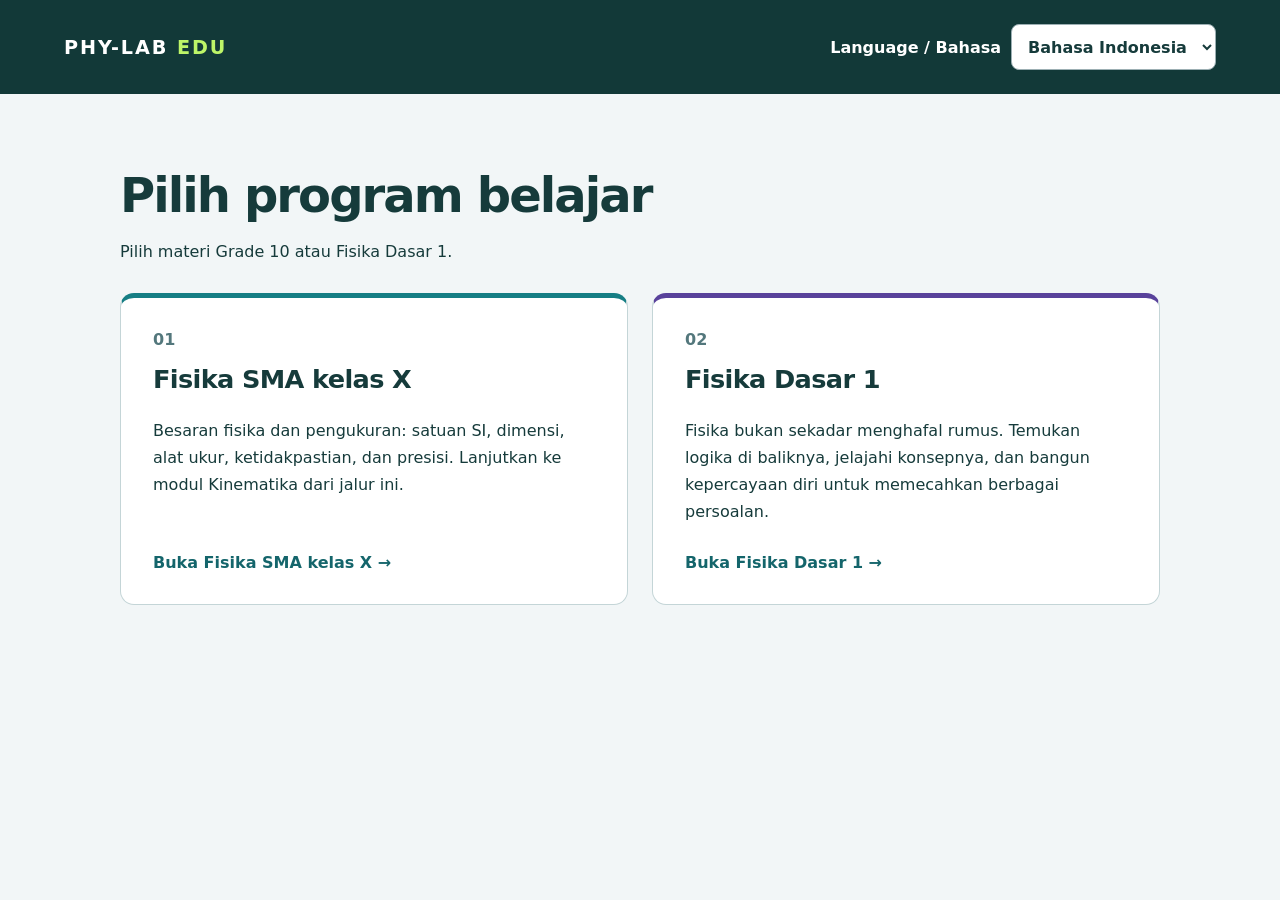
<file: index.html>
<!doctype html>
<html lang="id"><head><meta charset="utf-8"><meta name="viewport" content="width=device-width,initial-scale=1"><title>PHY-LAB EDU | Program belajar</title><meta name="description" content="Pilih program PHY-LAB EDU: pelajaran Fisika Grade 10 atau Fisika Dasar 1."><link rel="stylesheet" href="style.css"><style>
.program-home{max-width:1100px;margin:40px auto;padding:30px}.program-home h1{font-size:clamp(2rem,5vw,3rem);margin:0 0 16px}.programs{display:grid;grid-template-columns:1fr 1fr;gap:24px;margin-top:32px}.program{display:flex;flex-direction:column;padding:32px;background:white;border:1px solid #c4d5d7;border-top:5px solid #167e84;border-radius:14px;text-decoration:none;color:#163b3b;min-height:280px}.program:last-child{border-top-color:#59429b}.program h2{font-size:1.6rem;letter-spacing:-.025em;line-height:1.3}.program p{line-height:1.7;margin:0 0 28px}.program strong{margin-top:auto;color:#14656b}.program:hover{border-color:#167e84;background:#faffff}.program-number{font-size:1rem;font-weight:700;color:#53777c}.home-language{display:flex;align-items:center;gap:10px}@media(max-width:700px){.programs{grid-template-columns:1fr}.program-home{margin:15px auto;padding:24px}.program{padding:24px;min-height:240px}header{flex-wrap:wrap}}
</style><link rel="stylesheet" href="vendor/katex/katex.min.css"><link rel="stylesheet" href="math-format.css"><script defer src="vendor/katex/katex.min.js"></script><script defer src="math-format.js"></script></head><body><header><a class="brand" href="./">PHY-LAB <span>EDU</span></a><label class="home-language">Language / Bahasa <select id="home-language"><option value="id">Bahasa Indonesia</option><option value="en">English</option></select></label></header><main class="program-home"><h1 id="home-title">Pilih program belajar</h1><p id="home-intro">Pilih materi Grade 10 atau Fisika Dasar 1.</p><div class="programs"><a class="program" href="grade10.html"><span class="program-number">01</span><h2>Fisika SMA kelas X</h2><p id="school-description">Besaran fisika dan pengukuran: satuan SI, dimensi, alat ukur, ketidakpastian, dan presisi. Lanjutkan ke modul Kinematika dari jalur ini.</p><strong id="school-action">Buka Fisika SMA kelas X →</strong></a><a class="program" href="basic-physics.html"><span class="program-number">02</span><h2 id="foundation-title">Fisika Dasar 1</h2><p id="olympiad-description">Fisika bukan sekadar menghafal rumus. Temukan logika di baliknya, jelajahi konsepnya, dan bangun kepercayaan diri untuk memecahkan berbagai persoalan.</p><strong id="olympiad-action">Buka Fisika Dasar 1 →</strong></a></div></main><script>
const homeCopy={id:['Pilih program belajar','Pilih materi Grade 10 atau Fisika Dasar 1.','Besaran fisika dan pengukuran: satuan SI, dimensi, alat ukur, ketidakpastian, dan presisi. Lanjutkan ke modul Kinematika dari jalur ini.','Buka Fisika SMA kelas X →',"Fisika bukan sekadar menghafal rumus. Temukan logika di baliknya, jelajahi konsepnya, dan bangun kepercayaan diri untuk memecahkan berbagai persoalan.",'Buka Fisika Dasar 1 →'],en:['Choose a learning program','Choose Grade 10 lessons or Basic Physics 1.','Physical quantities and measurements: SI units, dimensions, instruments, uncertainty and precision. Continue to the Kinematics module within this path.','Open Grade 10 Physics →',"Physics is more than memorizing formulas. Discover the logic behind them, explore the concepts, and build the confidence to solve a wide range of problems.",'Open Basic Physics 1 →']};
function setHomeLanguage(lang){document.getElementById('foundation-title').textContent=lang==='id'?'Fisika Dasar 1':'Basic Physics 1';document.documentElement.lang=lang;document.getElementById('home-language').value=lang;['home-title','home-intro','school-description','school-action','olympiad-description','olympiad-action'].forEach((id,i)=>document.getElementById(id).textContent=homeCopy[lang][i]);document.title='PHY-LAB EDU | '+homeCopy[lang][0];try{localStorage.setItem('physics-module-language',lang)}catch{}}
document.getElementById('home-language').onchange=e=>setHomeLanguage(e.target.value);let initial='id';try{initial=localStorage.getItem('physics-module-language')==='en'?'en':'id'}catch{}setHomeLanguage(initial);
</script></body></html>
</file>
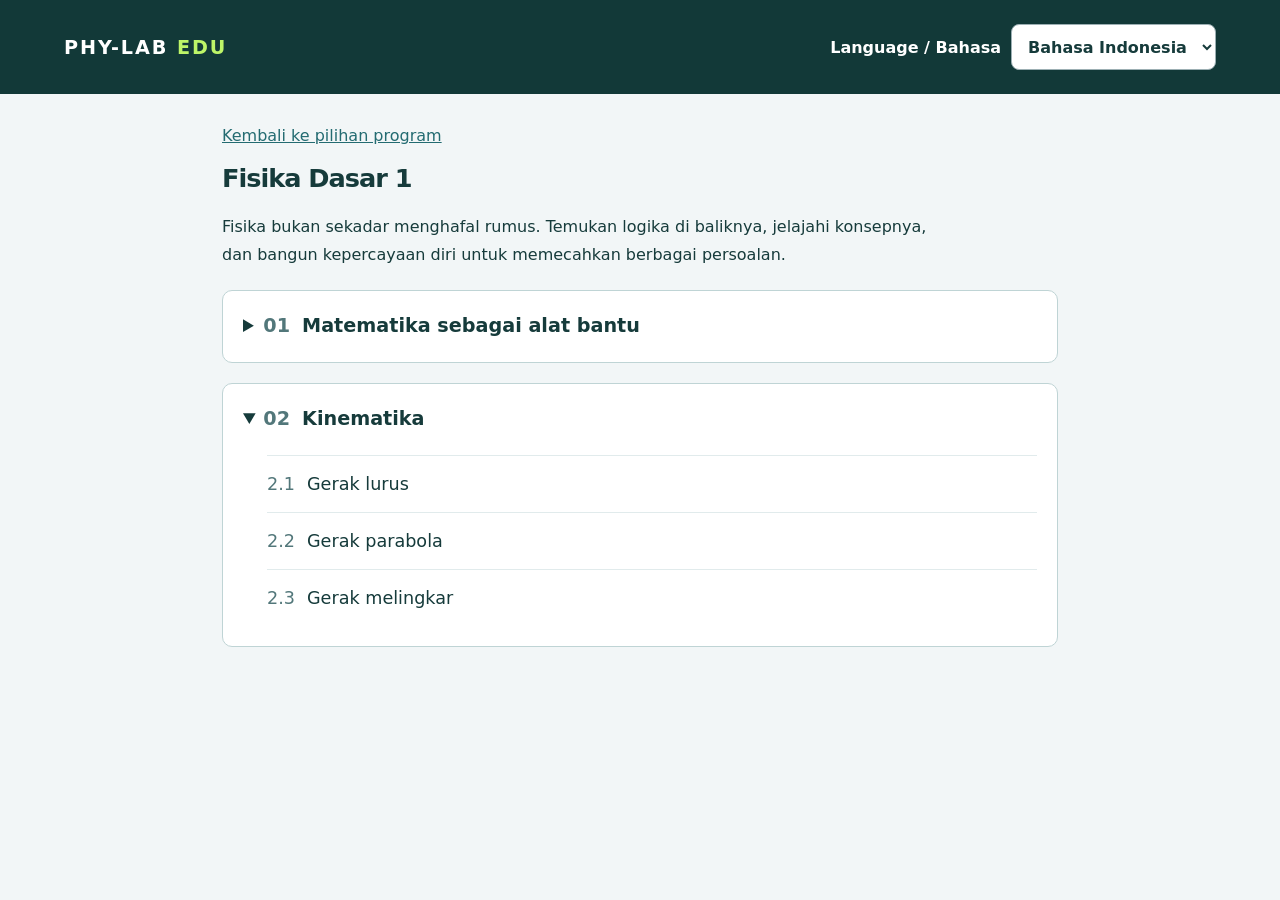
<file: basic-physics.html>
<!doctype html><html lang="id"><head><meta charset="utf-8"><meta name="viewport" content="width=device-width,initial-scale=1"><title>PHY-LAB EDU | Fisika Dasar 1</title><link rel="stylesheet" href="style.css"><style>.chapters{max-width:900px;margin:auto;padding:32px}.chapter-folder{margin:20px 0;border:1px solid #bfd4d5;border-radius:10px;background:white;padding:20px}.chapter-folder>summary{font-size:1.2rem;font-weight:700;cursor:pointer}.chapter-number{color:#52777a;margin-right:12px}.chapter-folder ul{list-style:none;padding:0 0 0 24px;margin:20px 0 0}.chapter-folder li{padding:14px 0;border-top:1px solid #e1ebec;font-size:1.1rem}.chapter-folder .empty{color:#52777a;margin:18px 0 0 24px;font-size:1rem}header{flex-wrap:wrap}header label{display:flex;gap:10px;align-items:center}</style><link rel="stylesheet" href="vendor/katex/katex.min.css"><link rel="stylesheet" href="math-format.css"><script defer src="vendor/katex/katex.min.js"></script><script defer src="math-format.js"></script></head><body><header><a class="brand" href="./">PHY-LAB <span>EDU</span></a><label>Language / Bahasa <select id="language"><option value="id">Bahasa Indonesia</option><option value="en">English</option></select></label></header><main class="chapters"><a href="./" id="back">Kembali ke pilihan program</a><h1 id="title">Fisika Dasar 1</h1><p id="program-description" style="line-height:1.8;max-width:720px">Fisika bukan sekadar menghafal rumus. Temukan logika di baliknya, jelajahi konsepnya, dan bangun kepercayaan diri untuk memecahkan berbagai persoalan.</p><details class="chapter-folder"><summary><span class="chapter-number">01</span><span id="math">Matematika sebagai alat bantu</span></summary><ul><li><a href="math-tools.html#math-group-0">Vektor / Vectors</a></li><li><a href="math-tools.html#math-group-1">Kalkulus / Calculus</a></li><li><a href="math-tools.html#math-group-2">Deret / Series</a></li></ul></details><details class="chapter-folder" open><summary><span class="chapter-number">02</span><span id="kinematics">Kinematika</span></summary><ul><li><span class="chapter-number">2.1</span><span id="linear">Gerak lurus</span></li><li><span class="chapter-number">2.2</span><span id="projectile">Gerak parabola</span></li><li><span class="chapter-number">2.3</span><span id="circular">Gerak melingkar</span></li></ul></details></main><script>const labels={id:['Kembali ke pilihan program','Fisika Dasar 1','Matematika sebagai alat bantu','Kinematika','Gerak lurus','Gerak parabola','Gerak melingkar'],en:['Back to programs','Basic Physics 1','Mathematics as a tool','Kinematics','Linear motion','Projectile motion','Circular motion']};const programDescription={"id": "Fisika bukan sekadar menghafal rumus. Temukan logika di baliknya, jelajahi konsepnya, dan bangun kepercayaan diri untuk memecahkan berbagai persoalan.", "en": "Physics is more than memorizing formulas. Discover the logic behind them, explore the concepts, and build the confidence to solve a wide range of problems."};function setLanguage(lang){document.getElementById("program-description").textContent=programDescription[lang];document.documentElement.lang=lang;document.getElementById('language').value=lang;['back','title','math','kinematics','linear','projectile','circular'].forEach((id,i)=>document.getElementById(id).textContent=labels[lang][i]);document.title='PHY-LAB EDU | '+labels[lang][1];try{localStorage.setItem('physics-module-language',lang)}catch{}}document.getElementById('language').onchange=e=>setLanguage(e.target.value);let lang='id';try{lang=localStorage.getItem('physics-module-language')==='en'?'en':'id'}catch{}setLanguage(lang);</script></body></html>
</file>
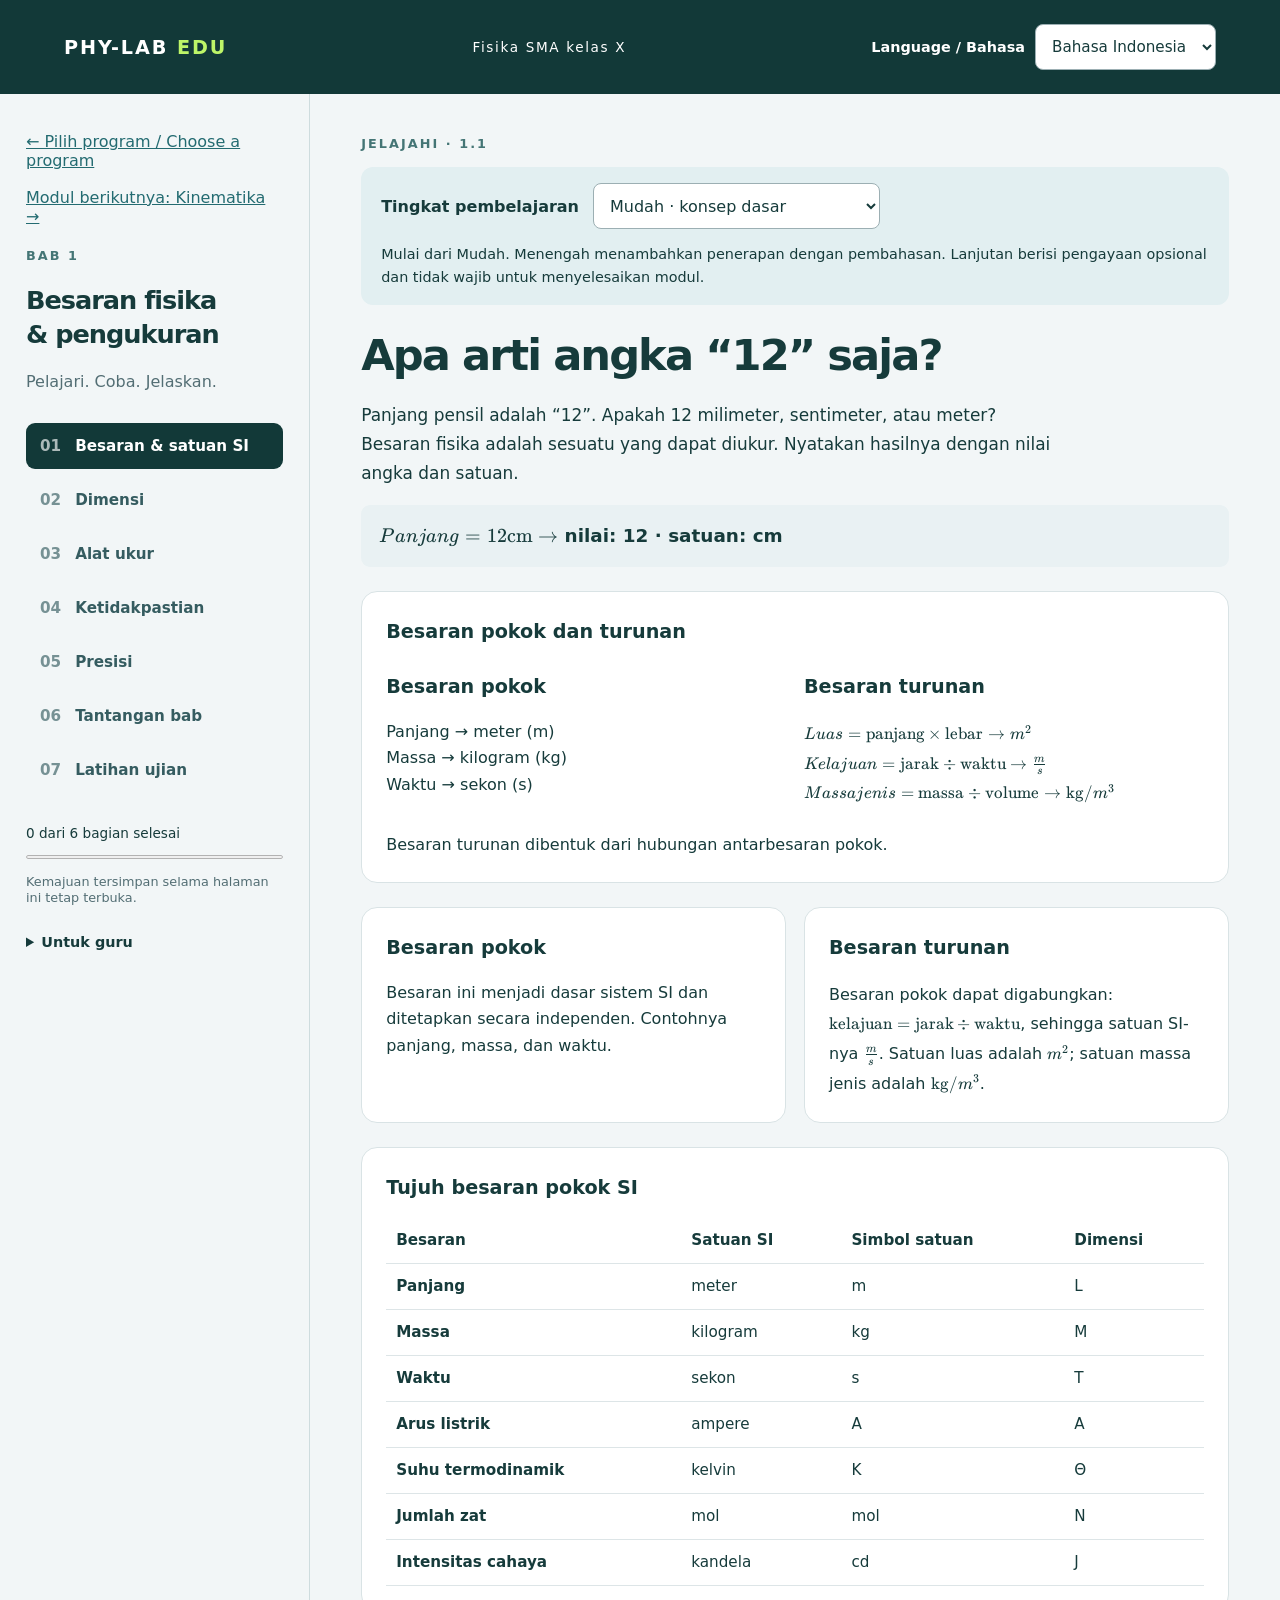
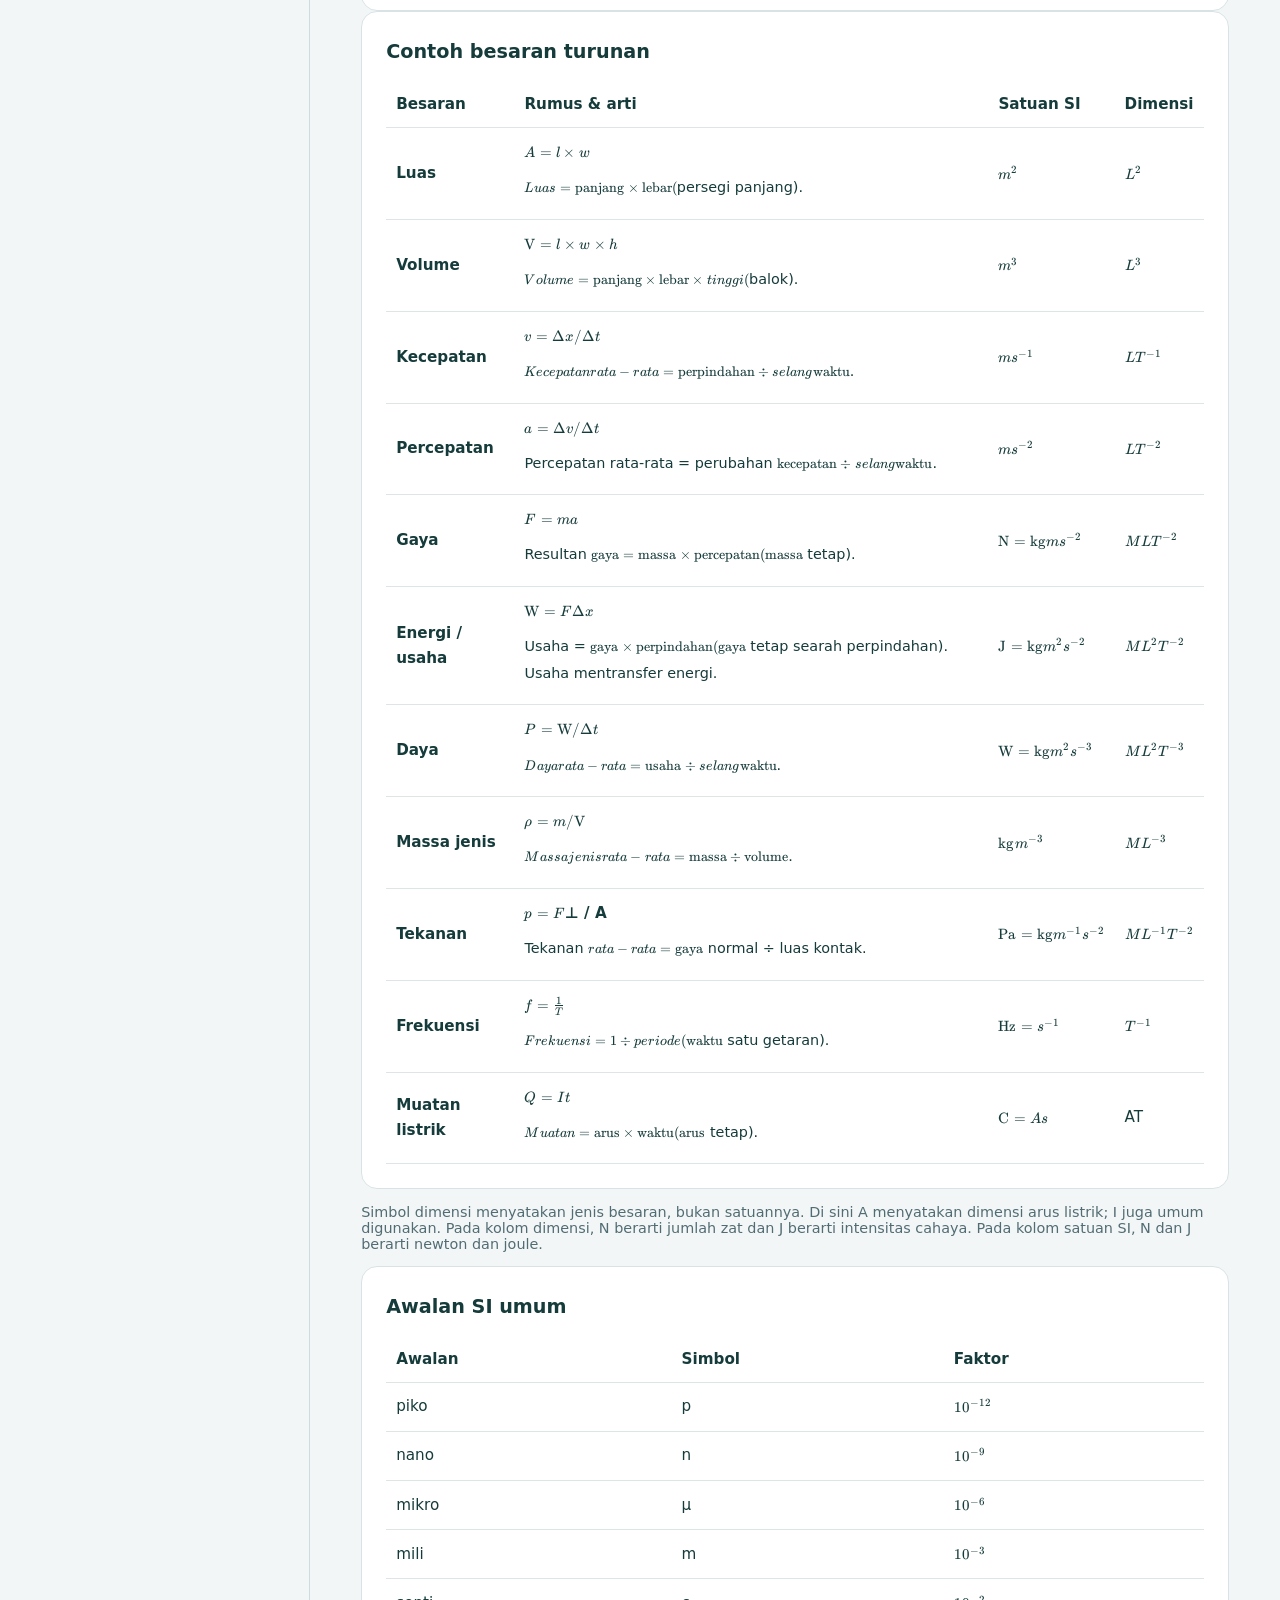
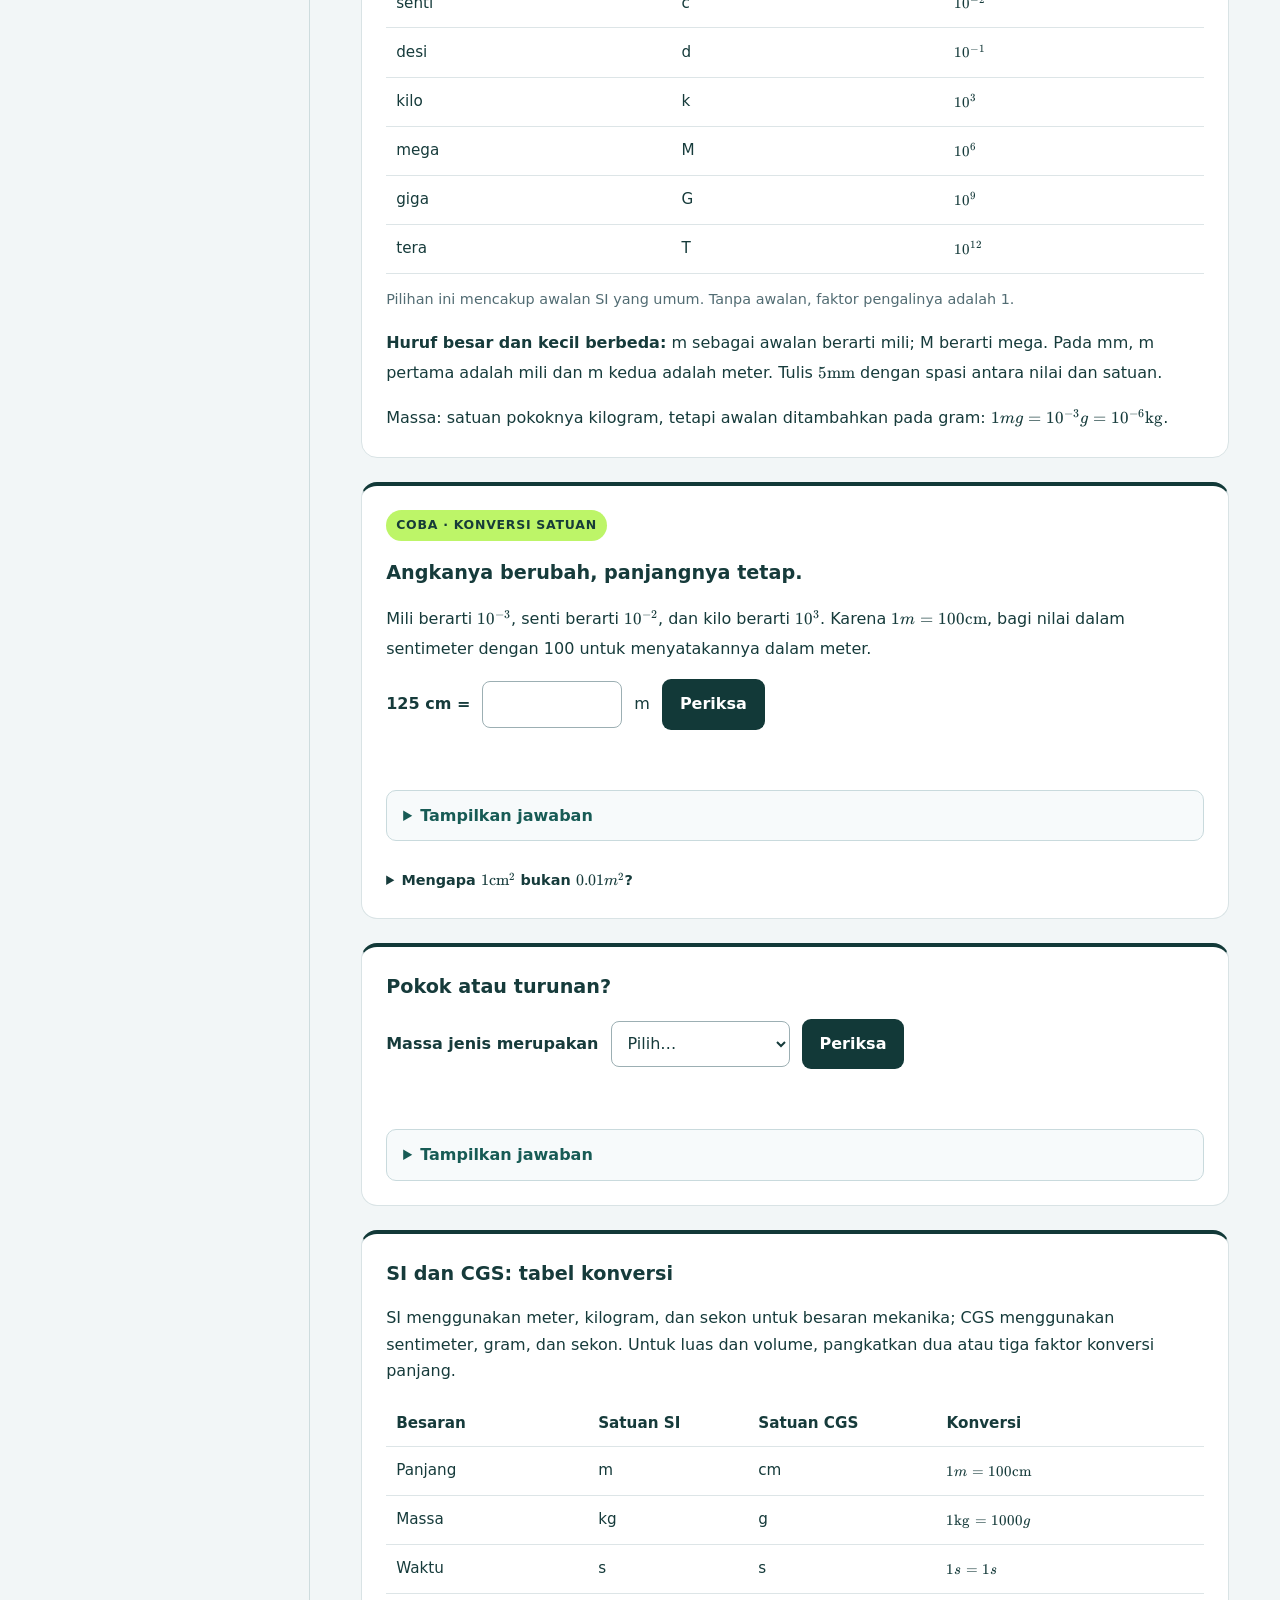
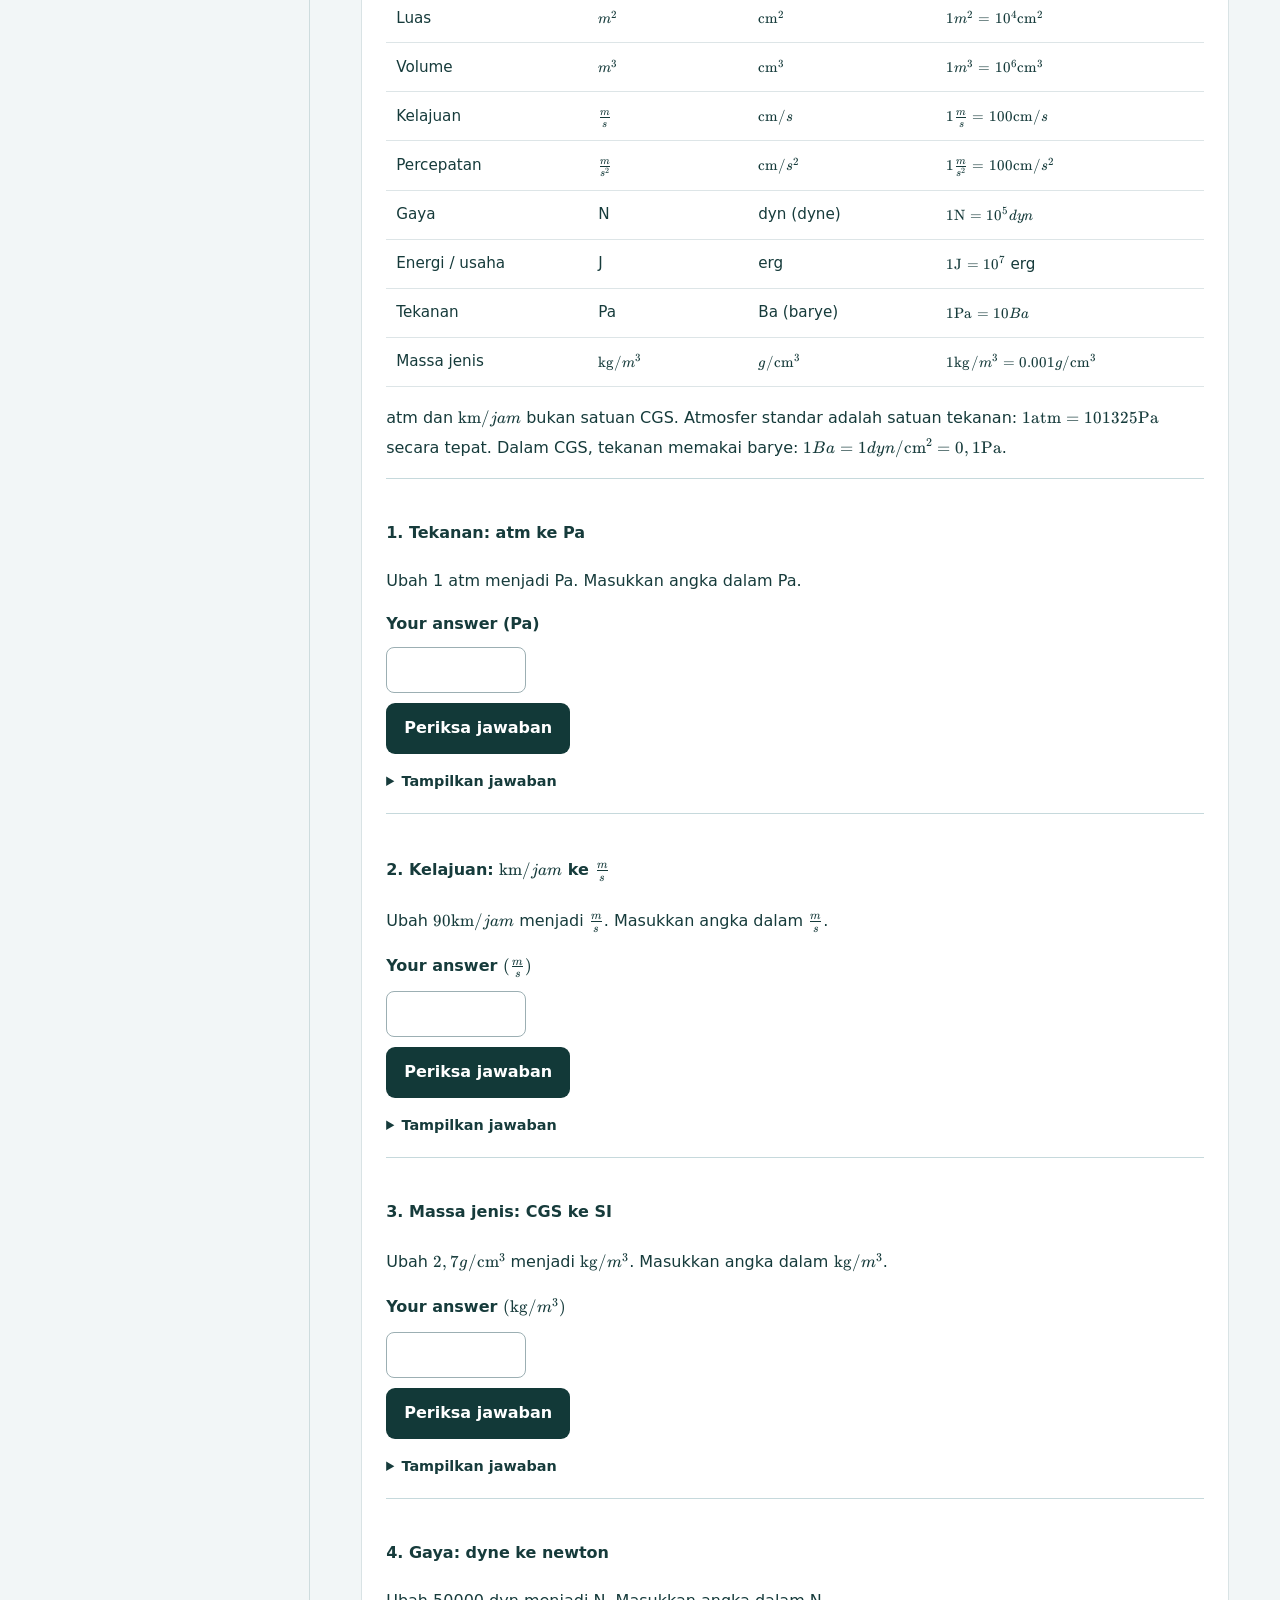
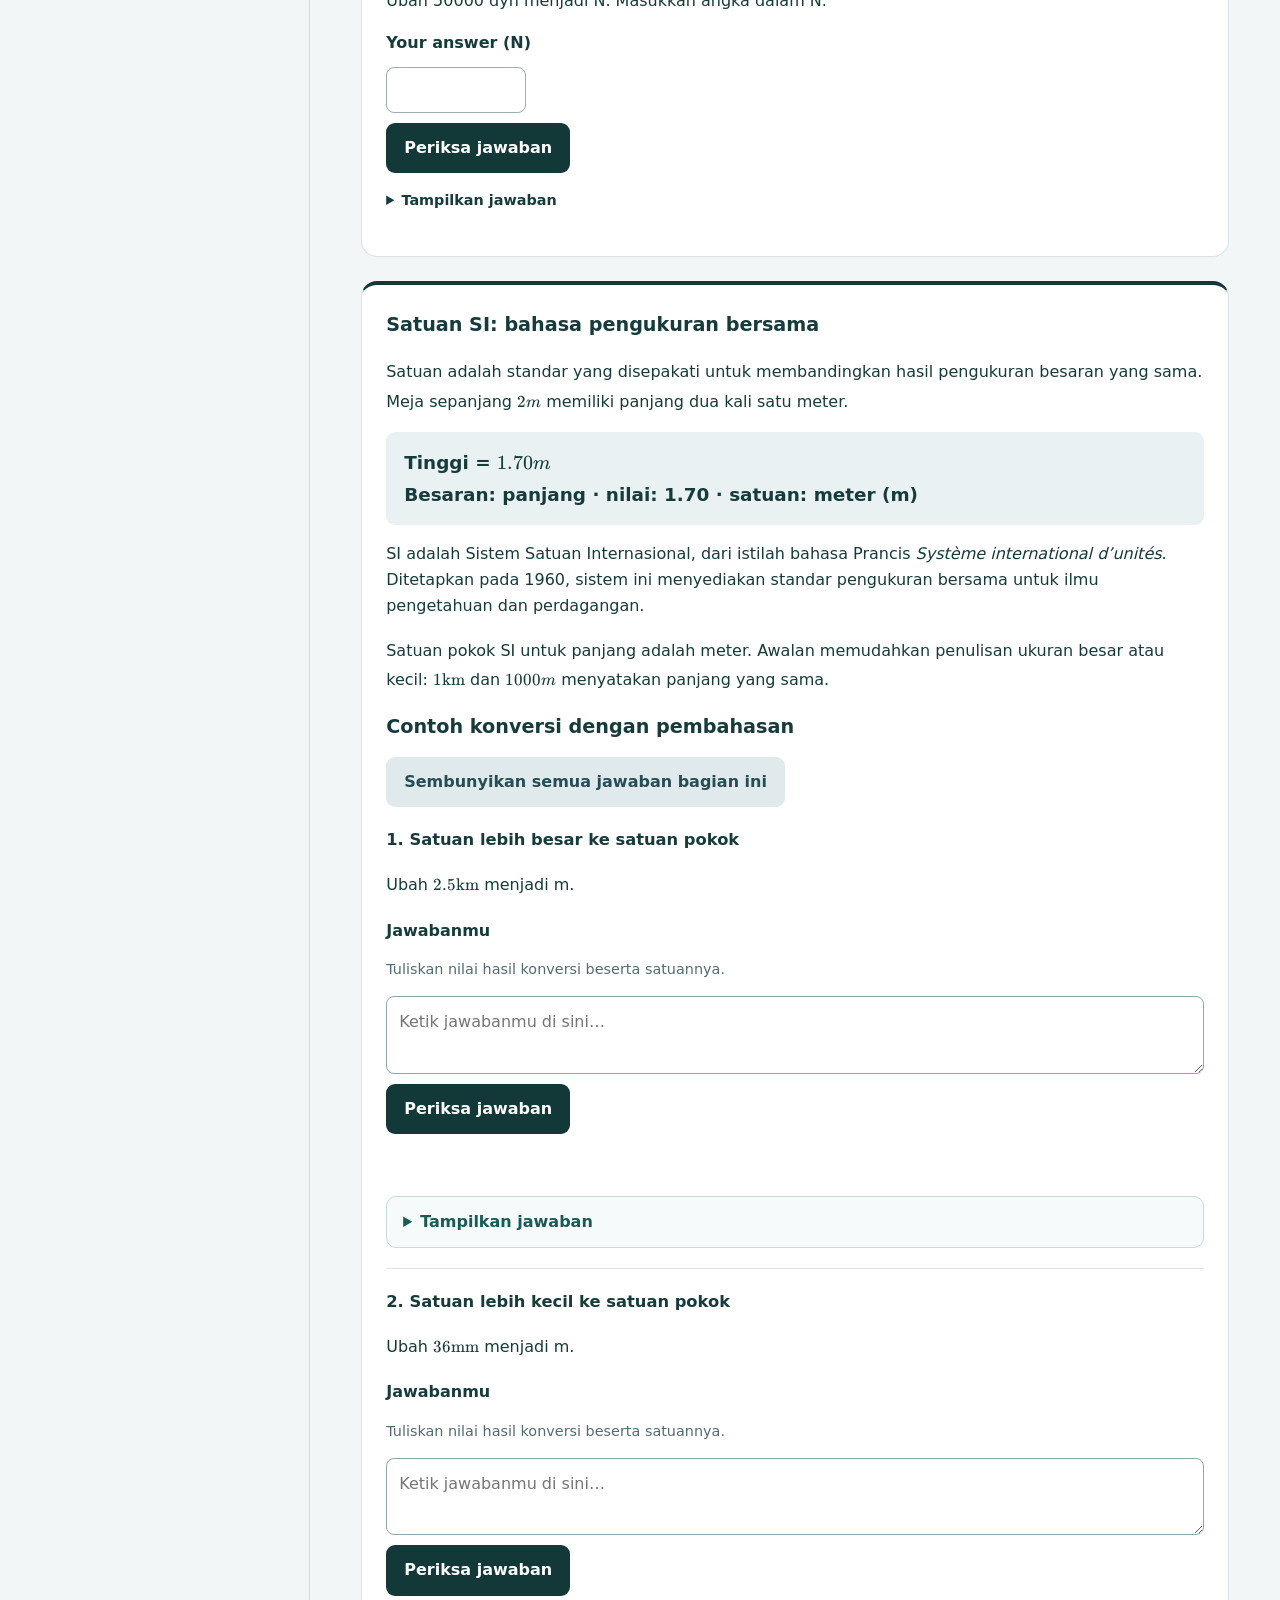
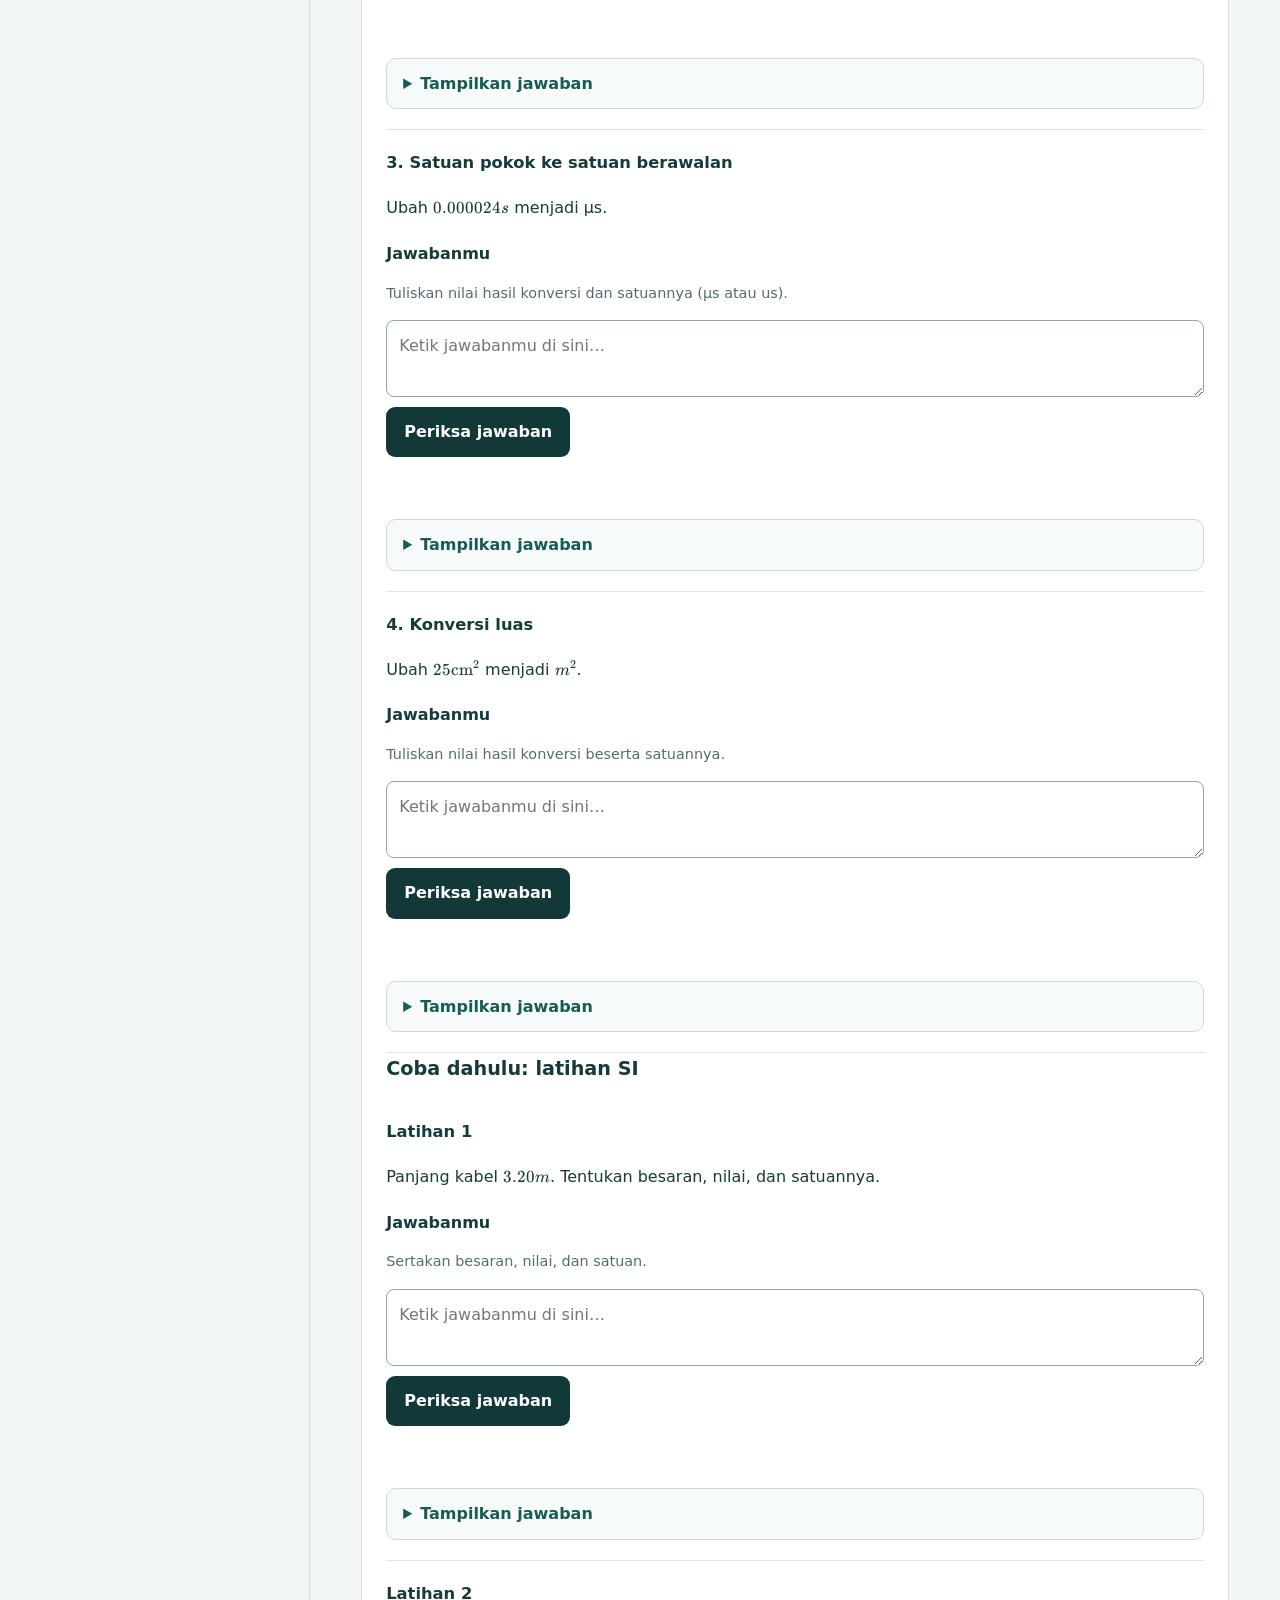
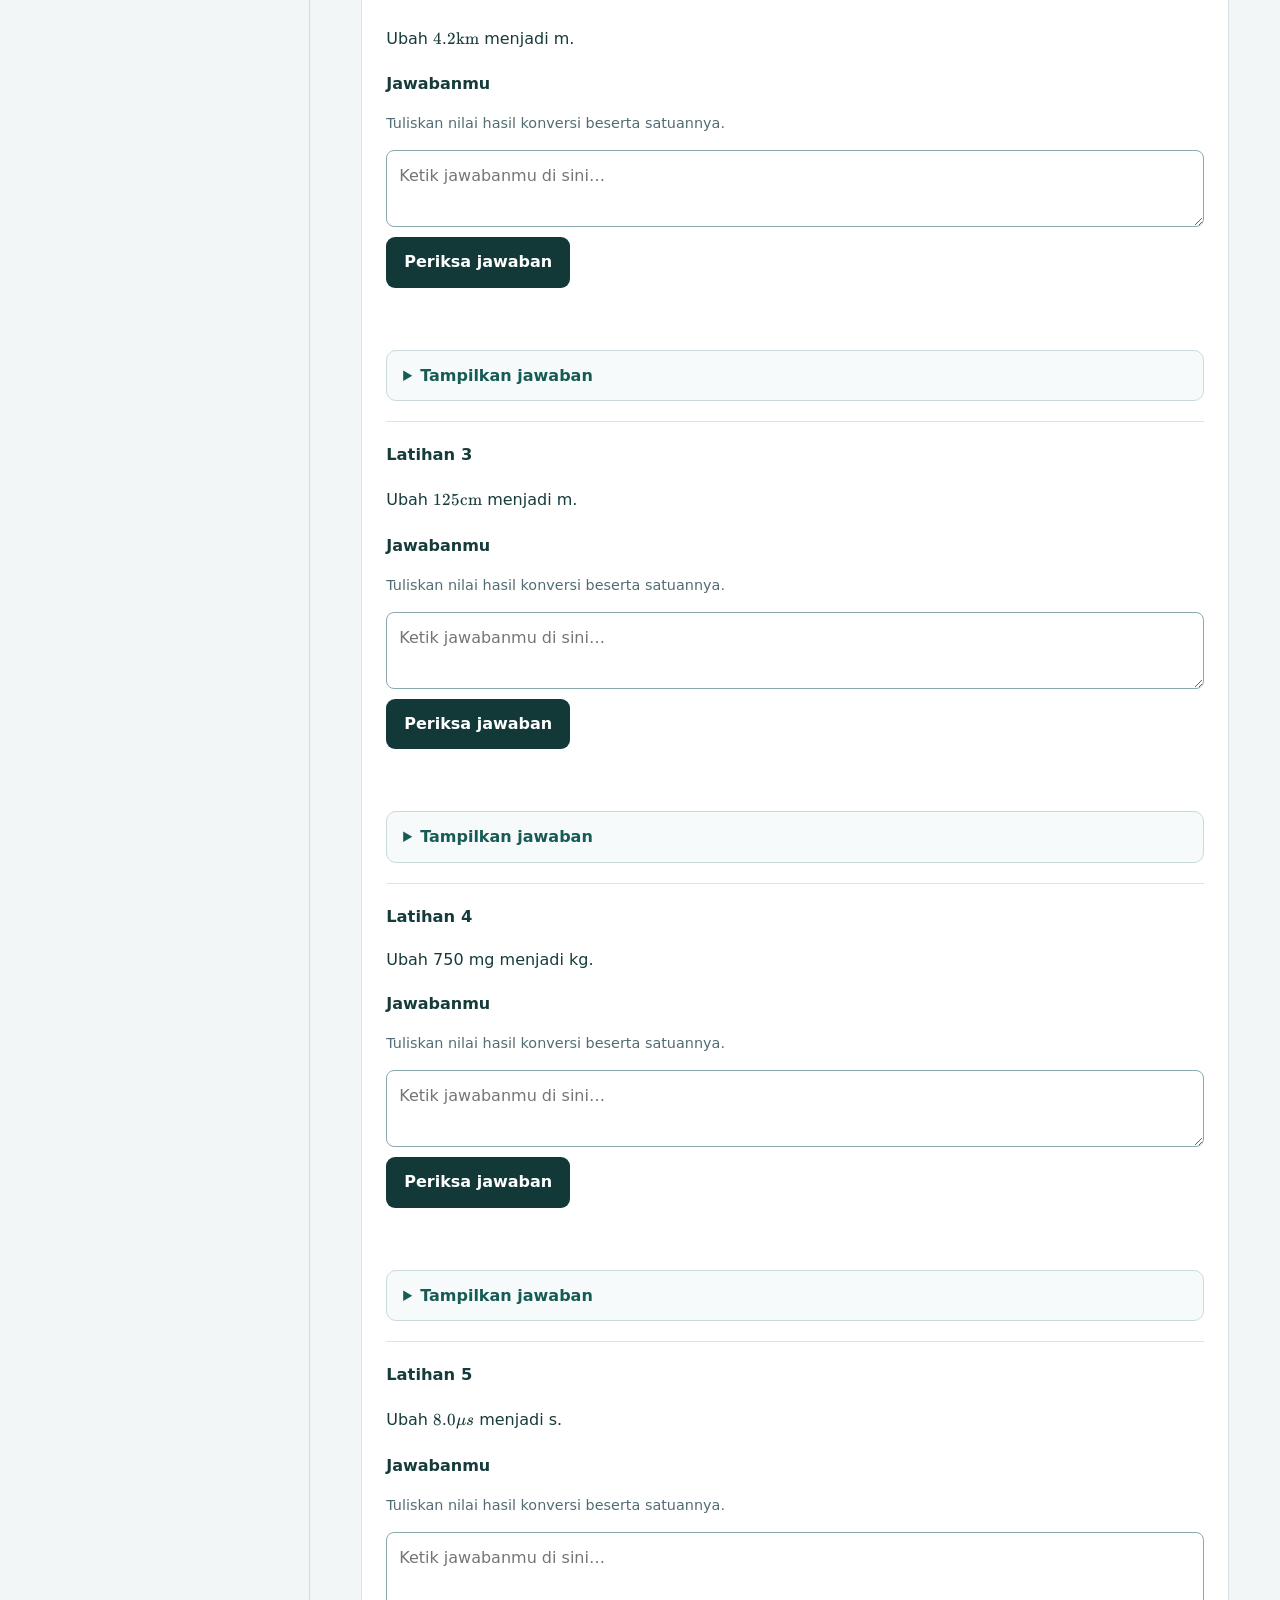
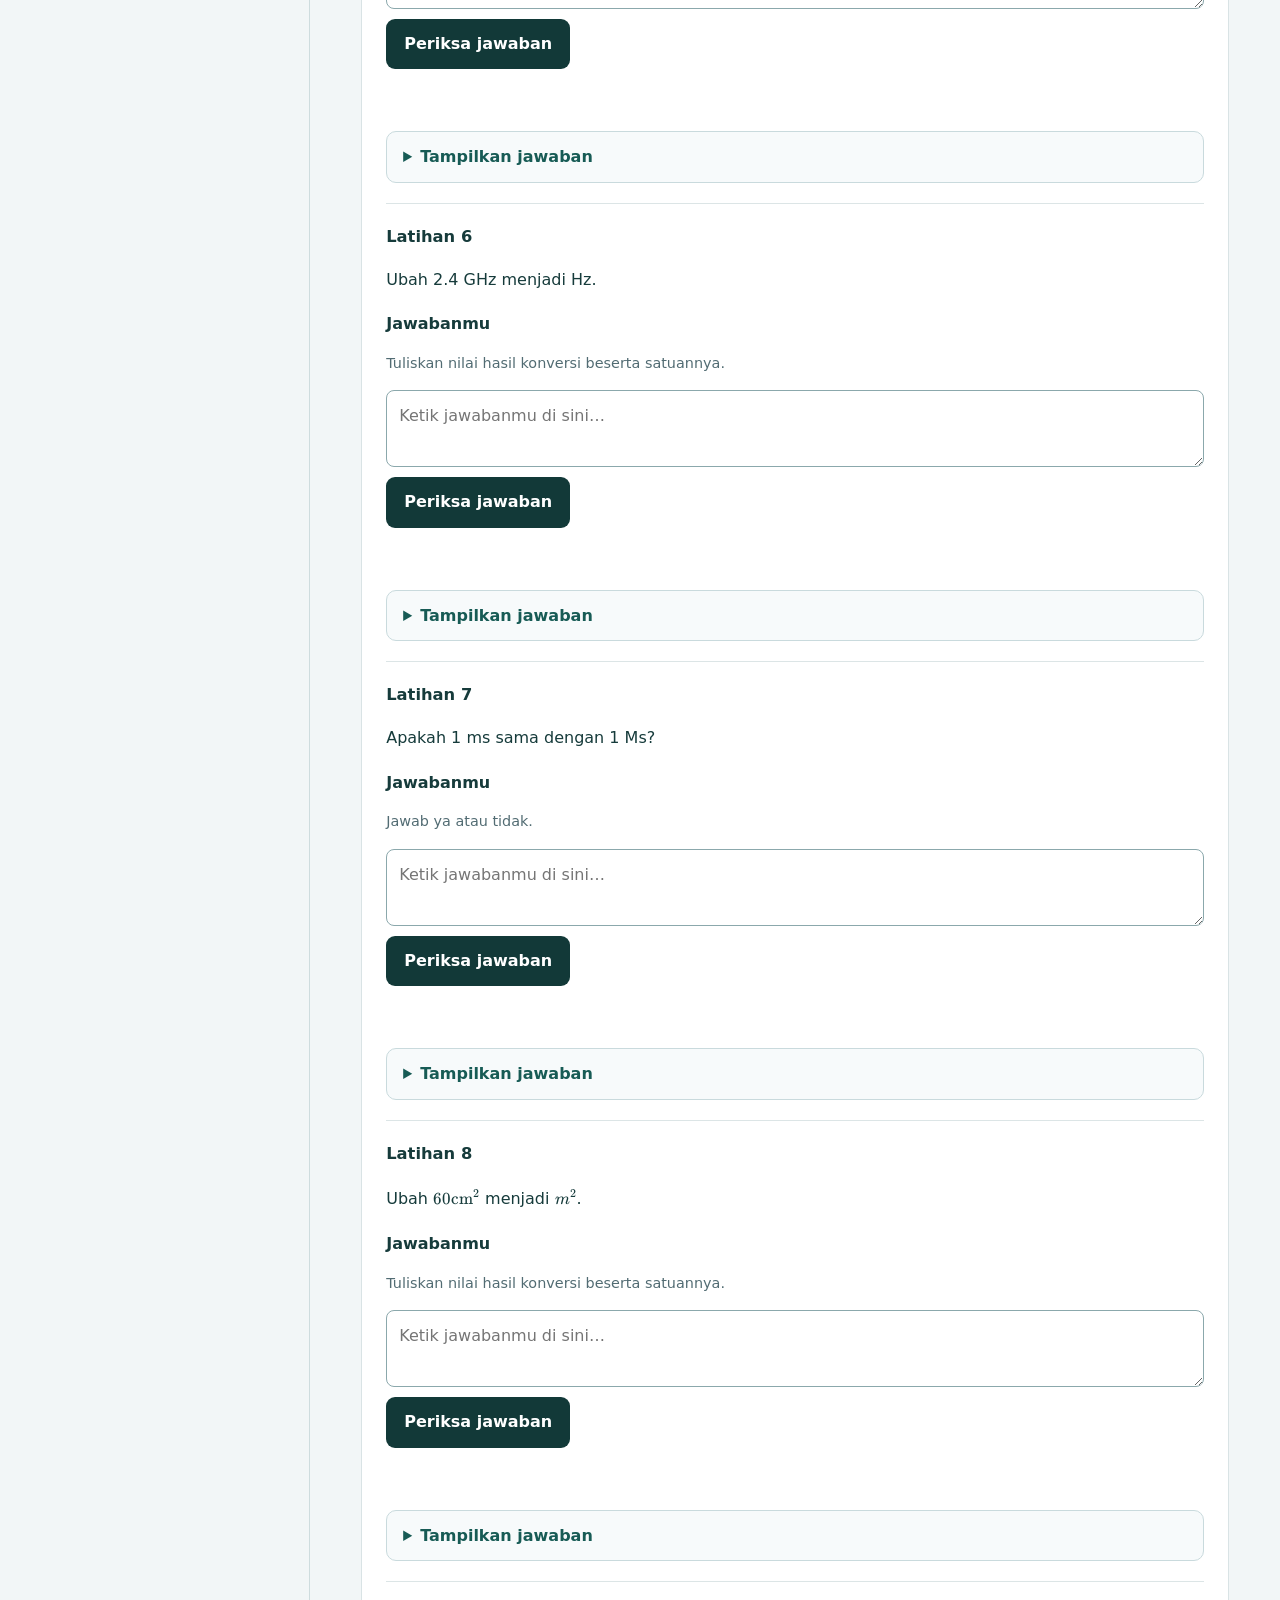
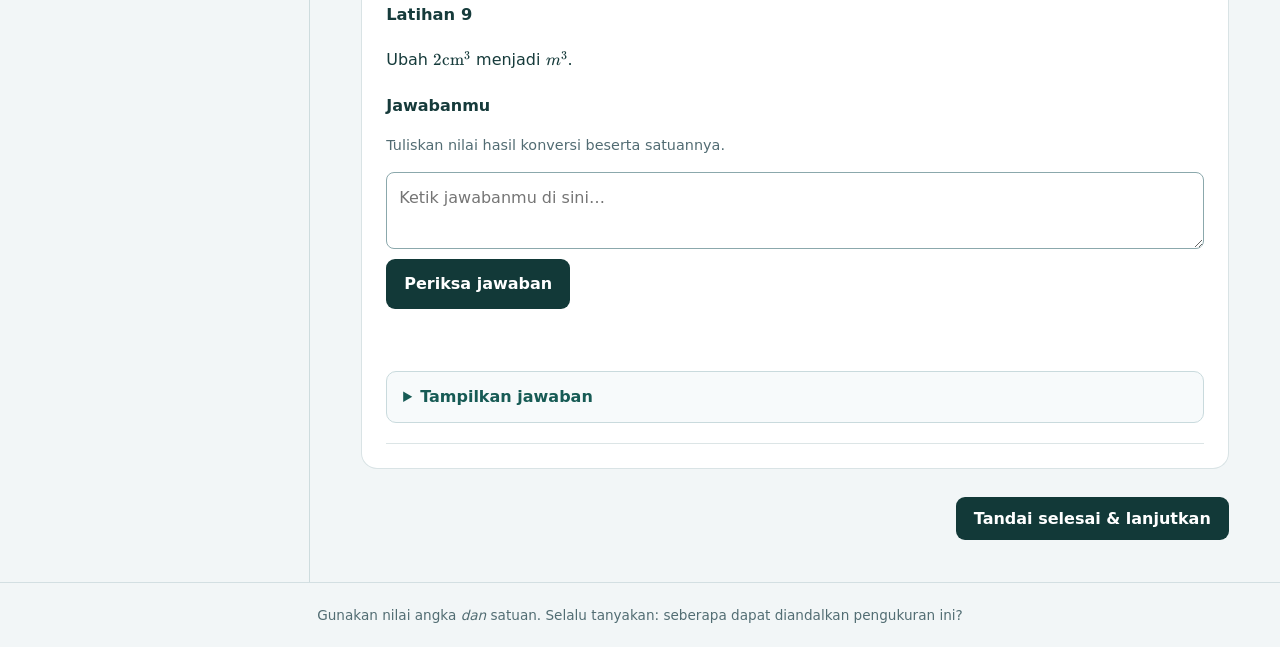
<file: grade10.html>
<!doctype html><html lang="en"><head><meta charset="utf-8"><meta name="viewport" content="width=device-width,initial-scale=1"><title>PHY-LAB EDU | Quantities & Measurements</title><meta name="description" content="Interactive Grade 10 lessons on SI units, dimensions, instruments, uncertainty and precision."><link rel="icon" href="data:image/svg+xml,%3Csvg xmlns='http://www.w3.org/2000/svg' viewBox='0 0 32 32'%3E%3Crect width='32' height='32' rx='7' fill='%23123938'/%3E%3Cpath d='M8 8v16h17M12 20h4v-5h4V9' fill='none' stroke='%23bdf568' stroke-width='3'/%3E%3C/svg%3E"><link rel="stylesheet" href="style.css"><link rel="stylesheet" href="vendor/katex/katex.min.css"><link rel="stylesheet" href="math-format.css"><script defer src="vendor/katex/katex.min.js"></script><script defer src="math-format.js"></script></head><body><header><a class="brand" href="./">PHY-LAB <span>EDU</span></a><span>Fisika SMA kelas X</span><div class="language-control" data-language-control><label for="module-language">Language / Bahasa</label><select id="module-language" onchange="setModuleLanguage(this.value)"><option value="en">English</option><option value="id">Bahasa Indonesia</option></select></div></header><div class="layout"><aside><a href="./" style="display:block;margin-bottom:18px">← Pilih program / Choose a program</a><a href="kinematics.html" style="display:block;margin-bottom:22px">Next module: Kinematics →</a><p class="eyebrow">CHAPTER 1</p><h1>Physical quantities<br>& measurements</h1><p class="muted">Learn it. Try it. Explain it.</p><nav id="nav" aria-label="Lessons"></nav><div class="progress"><span id="count">0 of 6 sections completed</span><progress id="progress" max="6" value="0"></progress><small>Progress lasts while this page is open.</small></div><details><summary>For the teacher</summary><p>Suggested pacing: two 45–60 minute lessons. Begin each section by asking the student to predict an answer. Let her explore, then ask her to explain why.</p><p>Bring a ruler and a small object for a hands-on measurement. Screen diagrams teach scale reading; they are not physical measuring tools.</p></details></aside><main id="main"></main></div><footer>Use a number <em>and</em> a unit. Always ask: how reliable is this measurement?</footer><script src="translations-id.js"></script><script src="language.js"></script><script src="book-lessons.js"></script><script src="answer-checking.js"></script><script src="quantity-visual.js"></script><script src="challenge-guidance.js"></script><script src="advanced-objectives.js"></script><script src="app.js"></script><script>initializeModuleLanguage()</script></body></html>
</file>
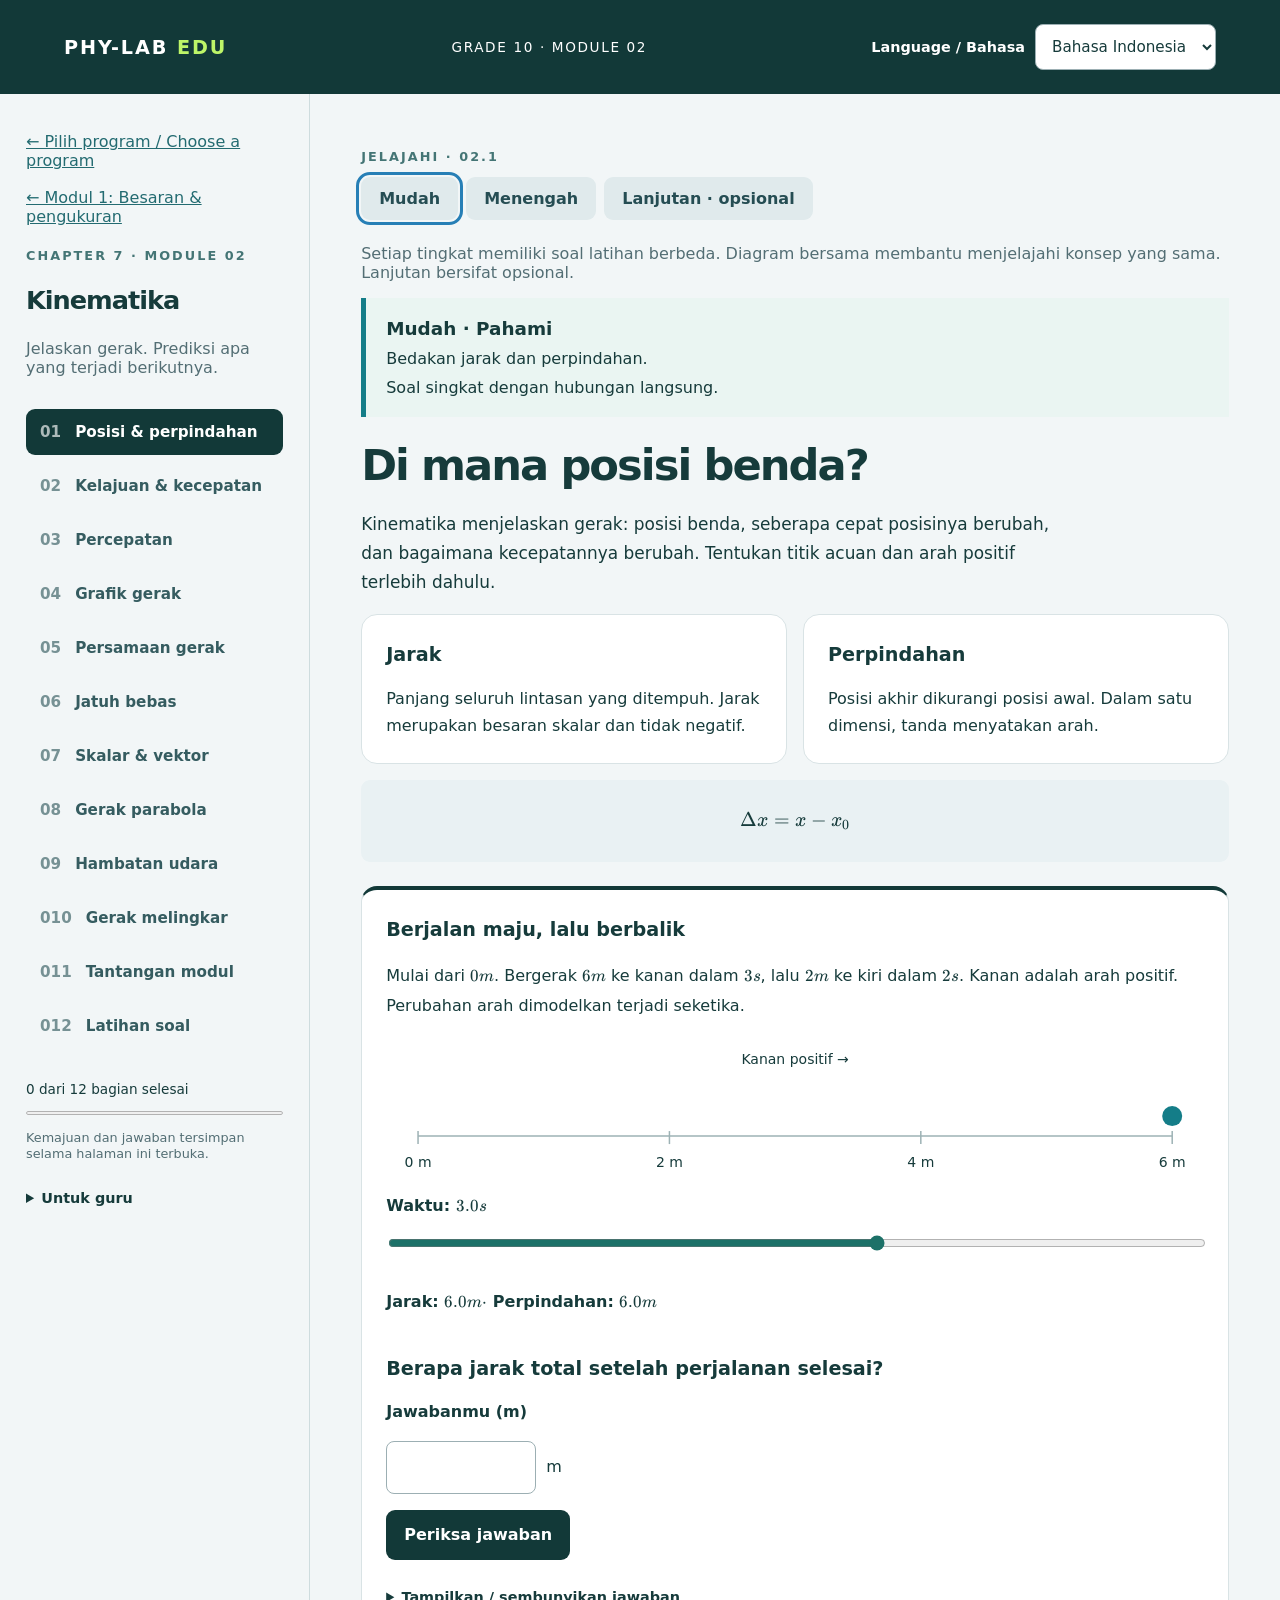
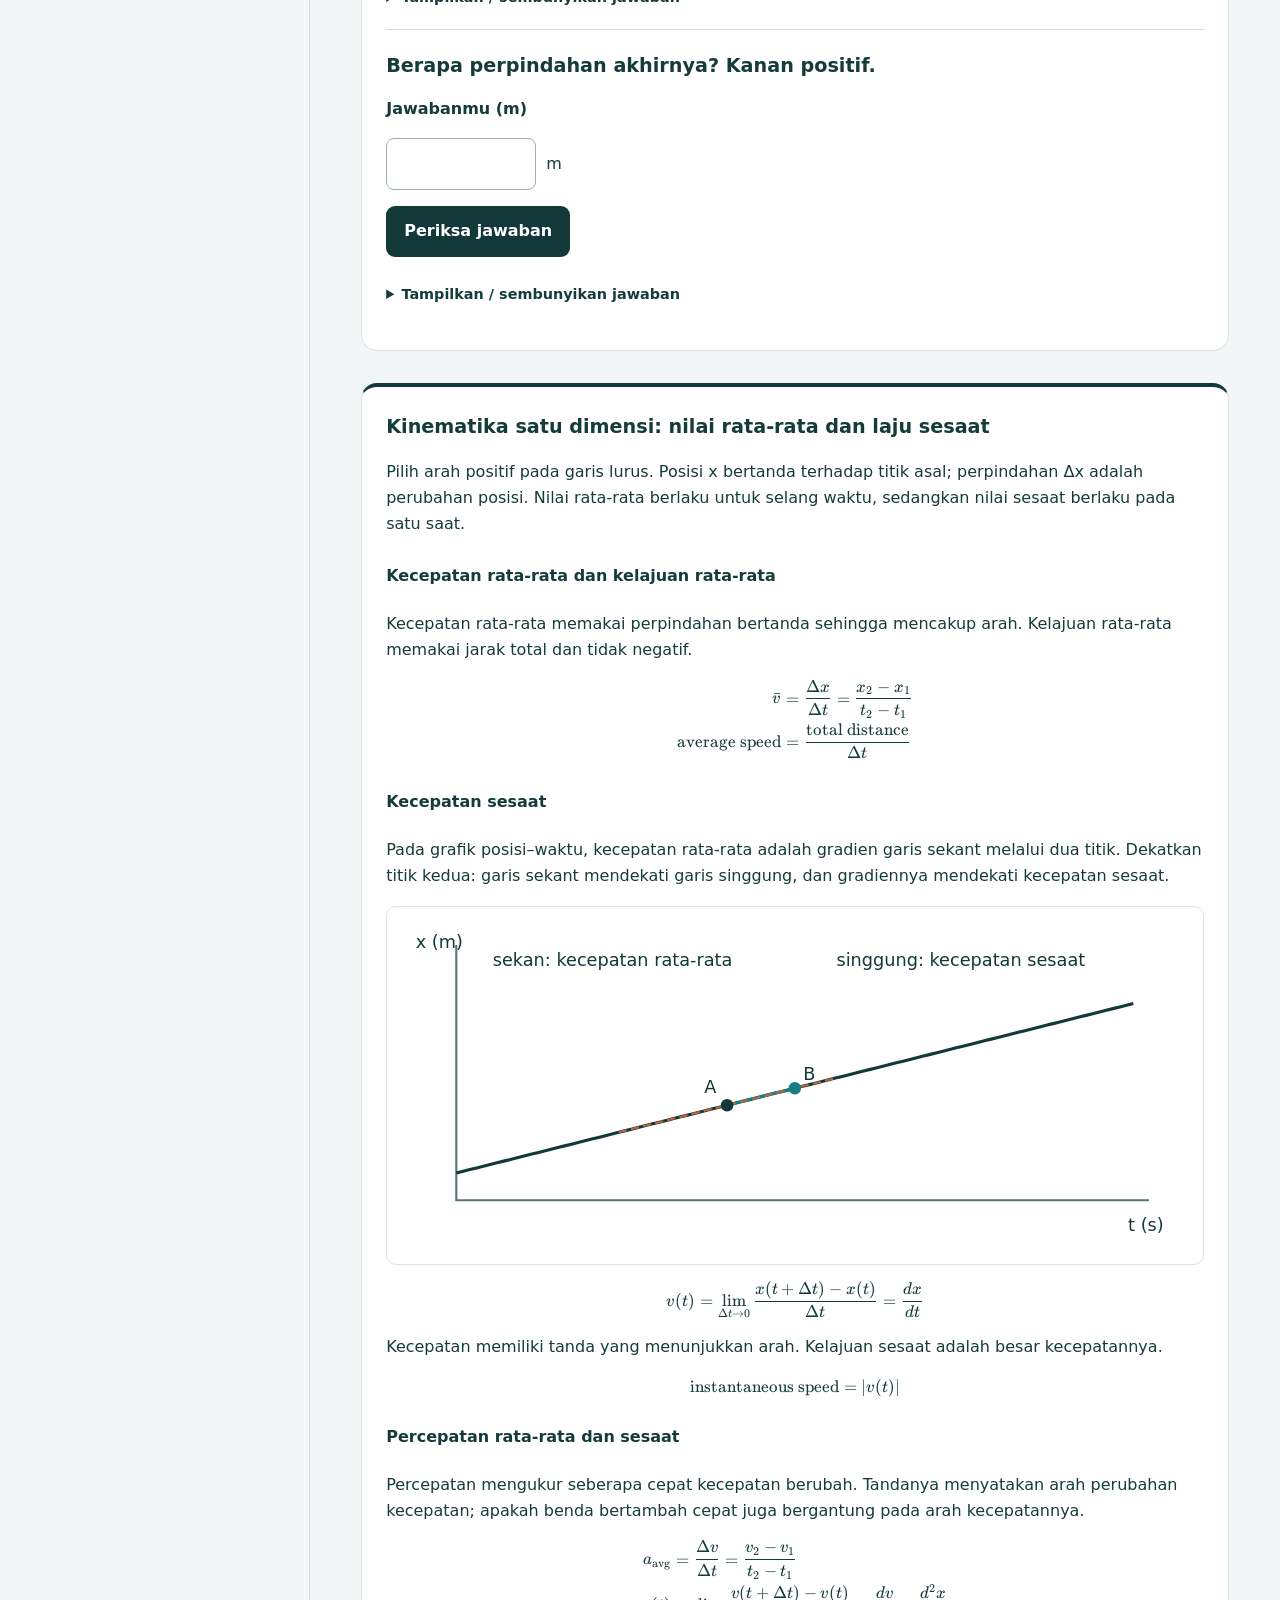
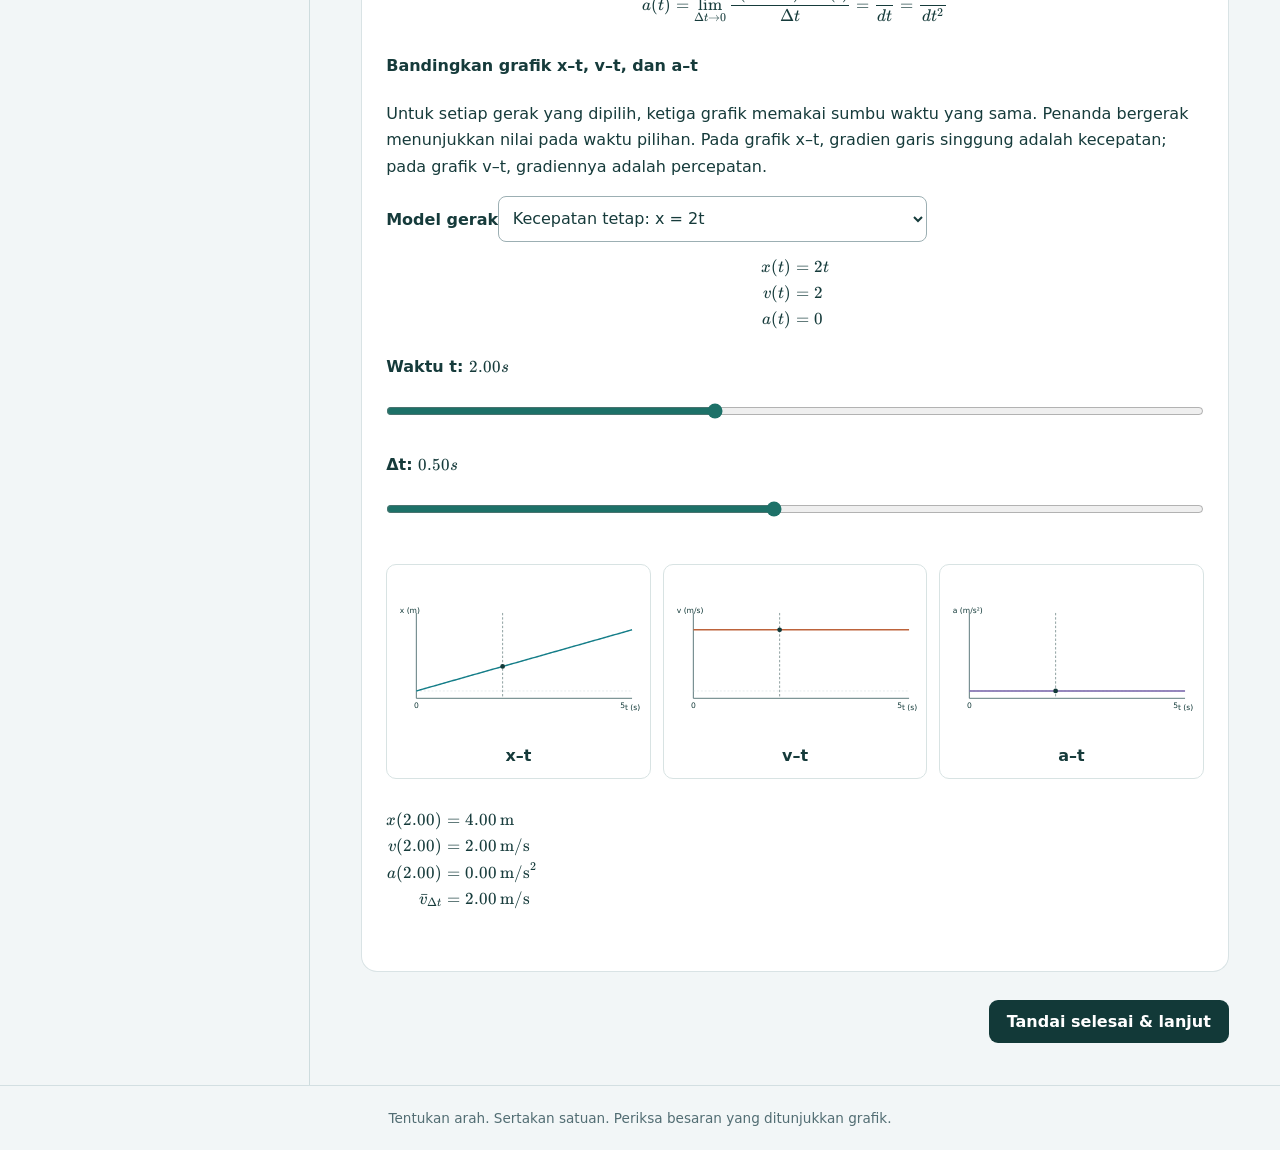
<file: kinematics.html>
<!doctype html><html lang="en"><head><meta charset="utf-8"><meta name="viewport" content="width=device-width,initial-scale=1"><title>PHY-LAB EDU | Kinematics</title><meta name="description" content="Interactive Grade 10 kinematics: motion, velocity, acceleration, graphs, equations and free fall, in English and Indonesian."><link rel="icon" href="data:image/svg+xml,%3Csvg xmlns='http://www.w3.org/2000/svg' viewBox='0 0 32 32'%3E%3Crect width='32' height='32' rx='7' fill='%23123938'/%3E%3Cpath d='M6 22h20M8 17l6-5 5 2 6-7' fill='none' stroke='%23bdf568' stroke-width='3'/%3E%3C/svg%3E"><link rel="stylesheet" href="style.css"><link rel="stylesheet" href="kinematics.css"><link rel="stylesheet" href="vendor/katex/katex.min.css"><link rel="stylesheet" href="math-format.css"><link rel="stylesheet" href="kinematics-1d.css"><link rel="stylesheet" href="free-fall.css"><link rel="stylesheet" href="projectile-worksheet.css"><script defer src="vendor/katex/katex.min.js"></script><script defer src="math-format.js"></script></head><body><header><a class="brand" href="./">PHY-LAB <span>EDU</span></a><span>GRADE 10 · MODULE 02</span><div class="language-control"><label for="kin-language">Language / Bahasa</label><select id="kin-language"><option value="en">English</option><option value="id">Bahasa Indonesia</option></select></div></header><div class="layout"><aside><a href="./" style="display:block;margin-bottom:18px">← Pilih program / Choose a program</a><a id="previous-module" href="grade10.html">← Module 1: Quantities & measurements</a><p class="eyebrow">CHAPTER 7 · MODULE 02</p><h1 id="module-title">Kinematics</h1><p id="module-intro" class="muted"></p><nav id="kin-nav" aria-label="Lessons"></nav><div class="progress"><span id="kin-count"></span><progress id="kin-progress" max="7" value="0"></progress><small id="progress-note"></small></div><details><summary id="teacher-label"></summary><p id="teacher-note"></p></details></aside><main id="kin-main"></main></div><footer id="kin-footer"></footer><script src="kinematics.js"></script><script src="kinematics-extended.js"></script><script src="kinematics-levels.js"></script><script src="kinematics-1d.js"></script><script src="free-fall.js"></script><script src="kinematics-practice.js"></script><script src="projectile-worksheet.js"></script></body></html>
</file>
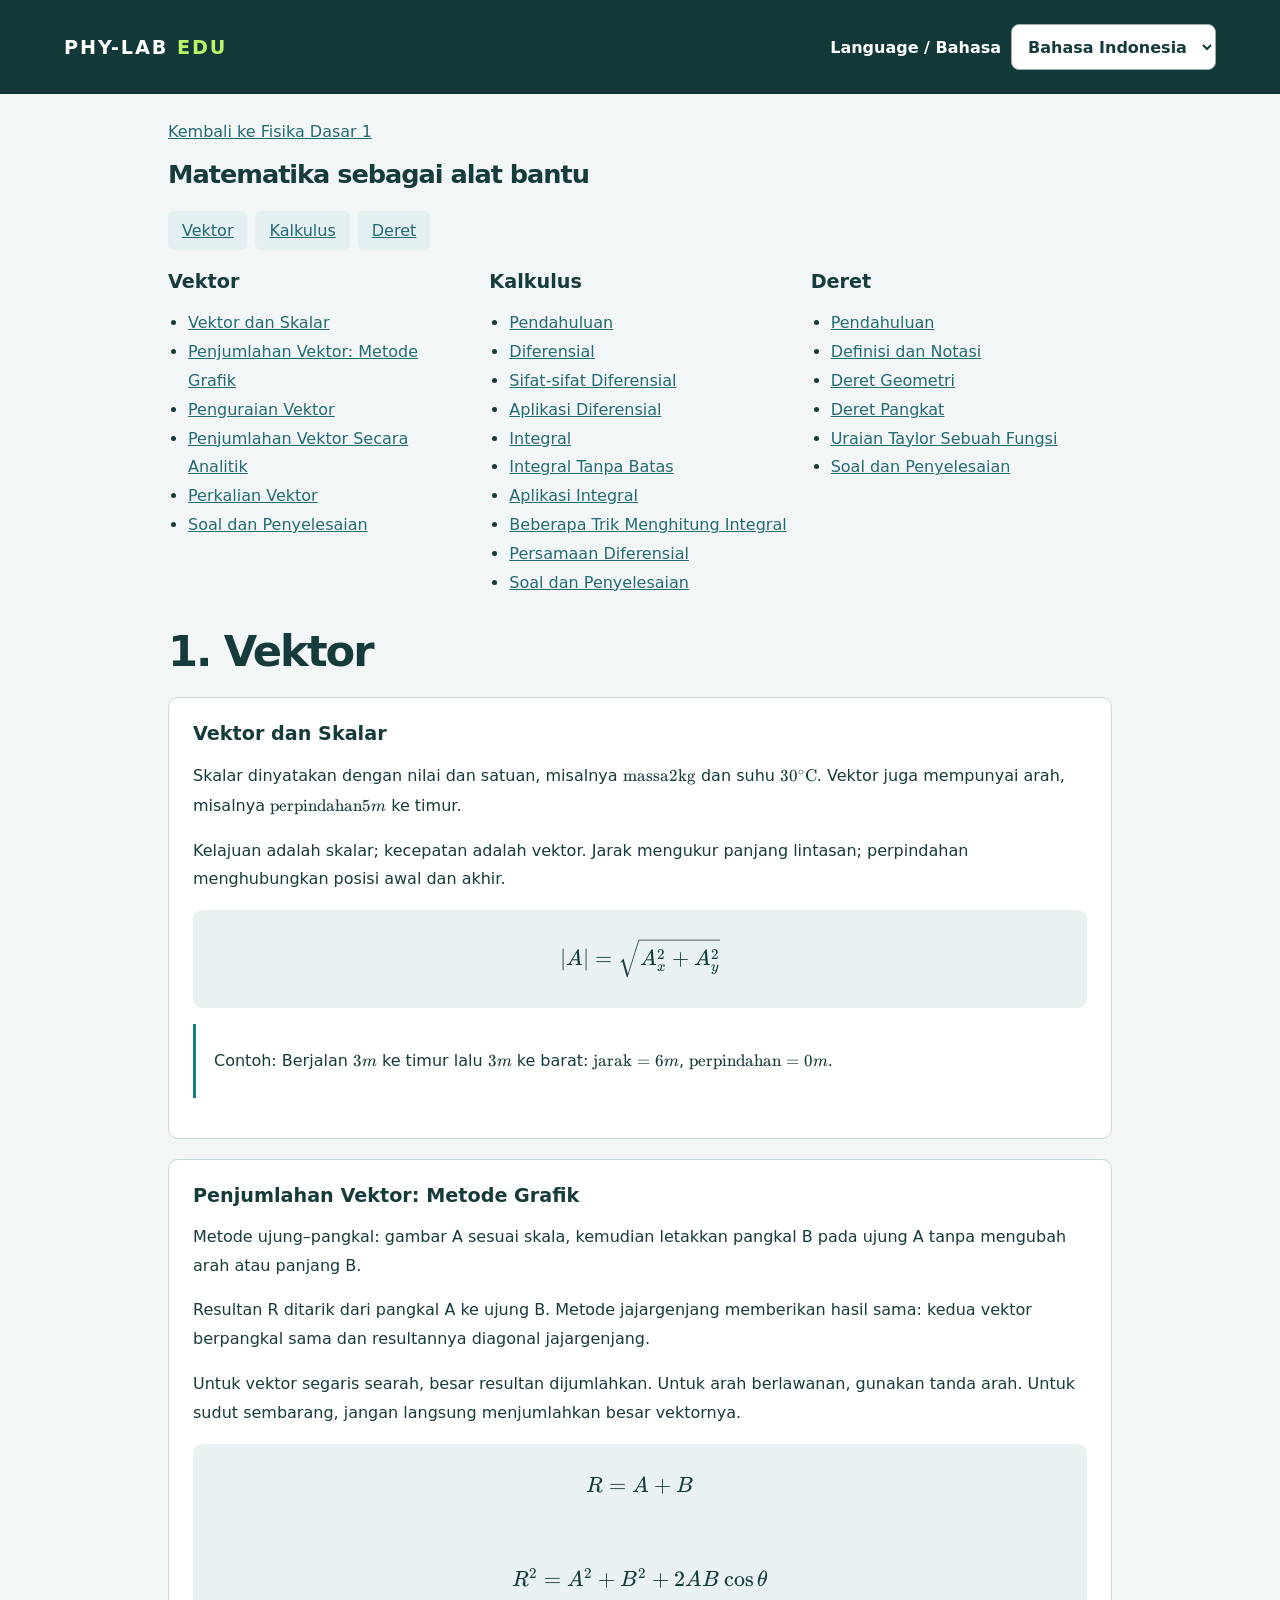
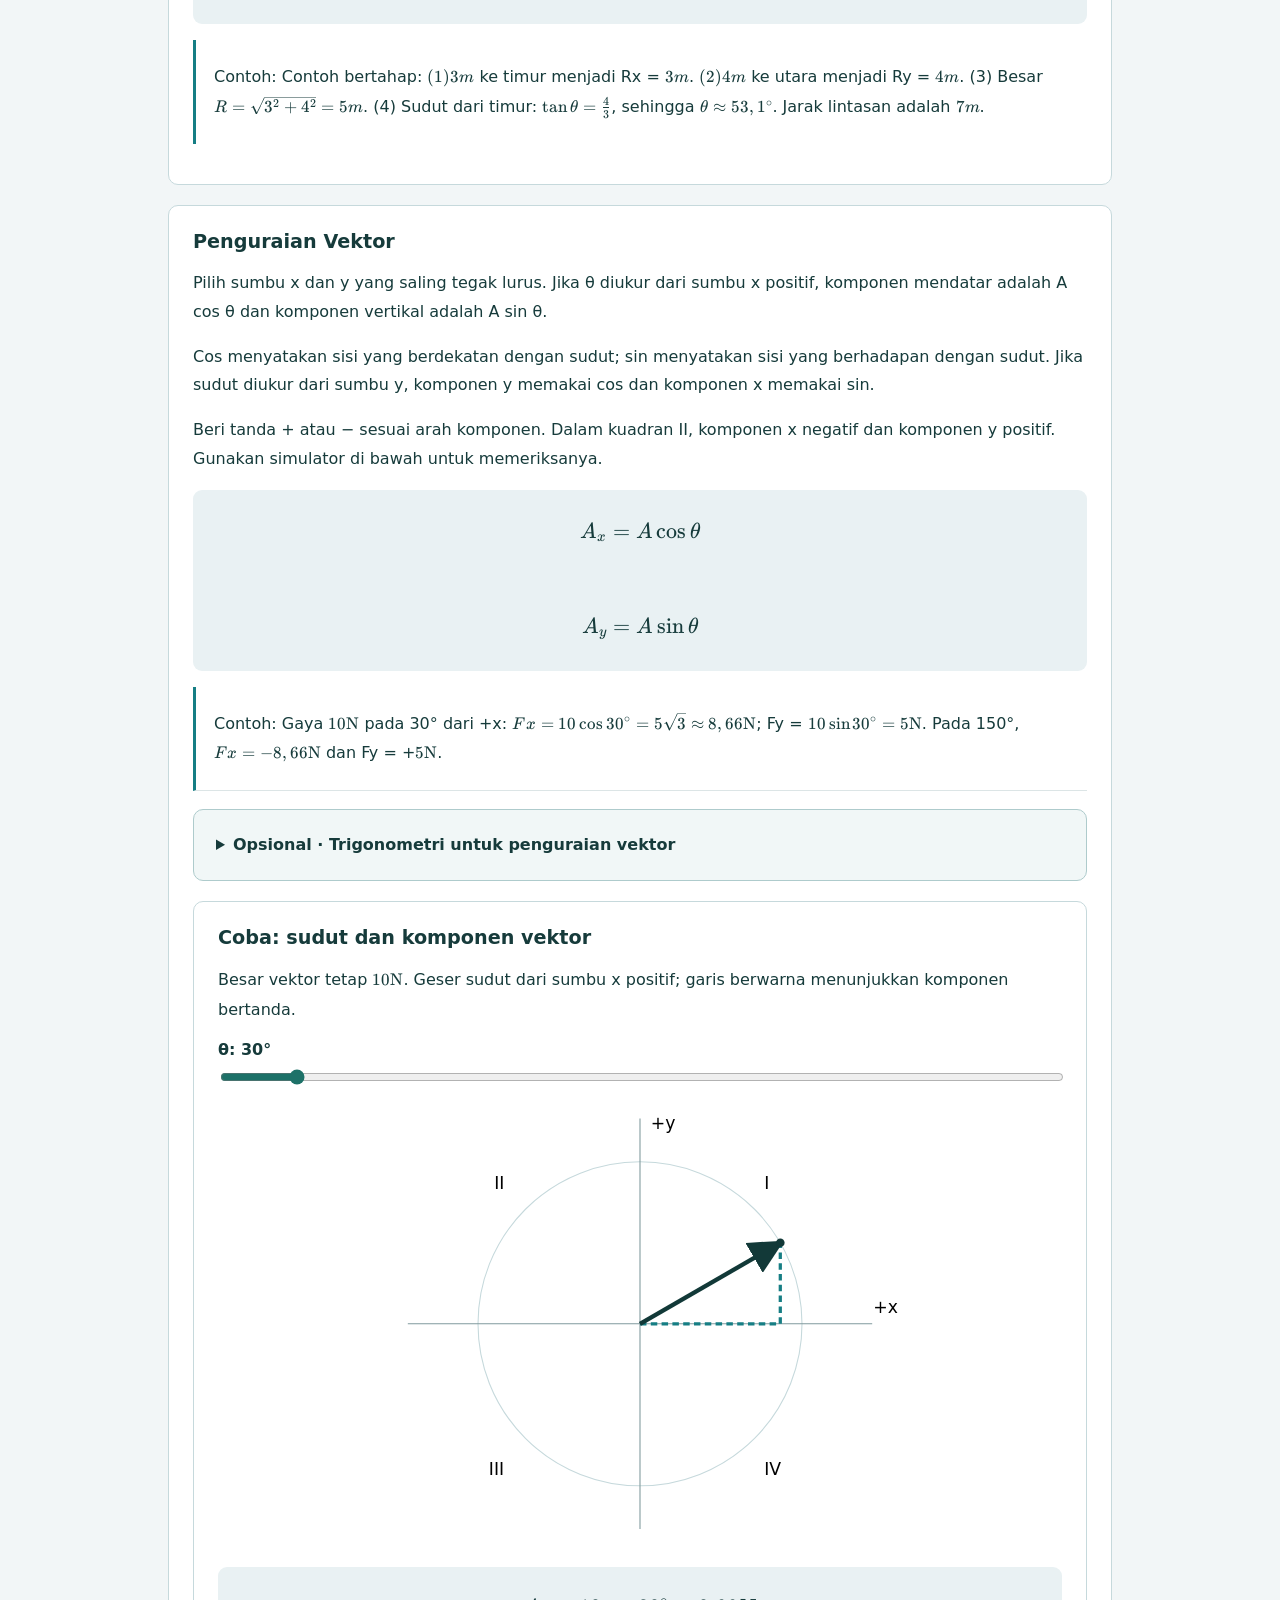
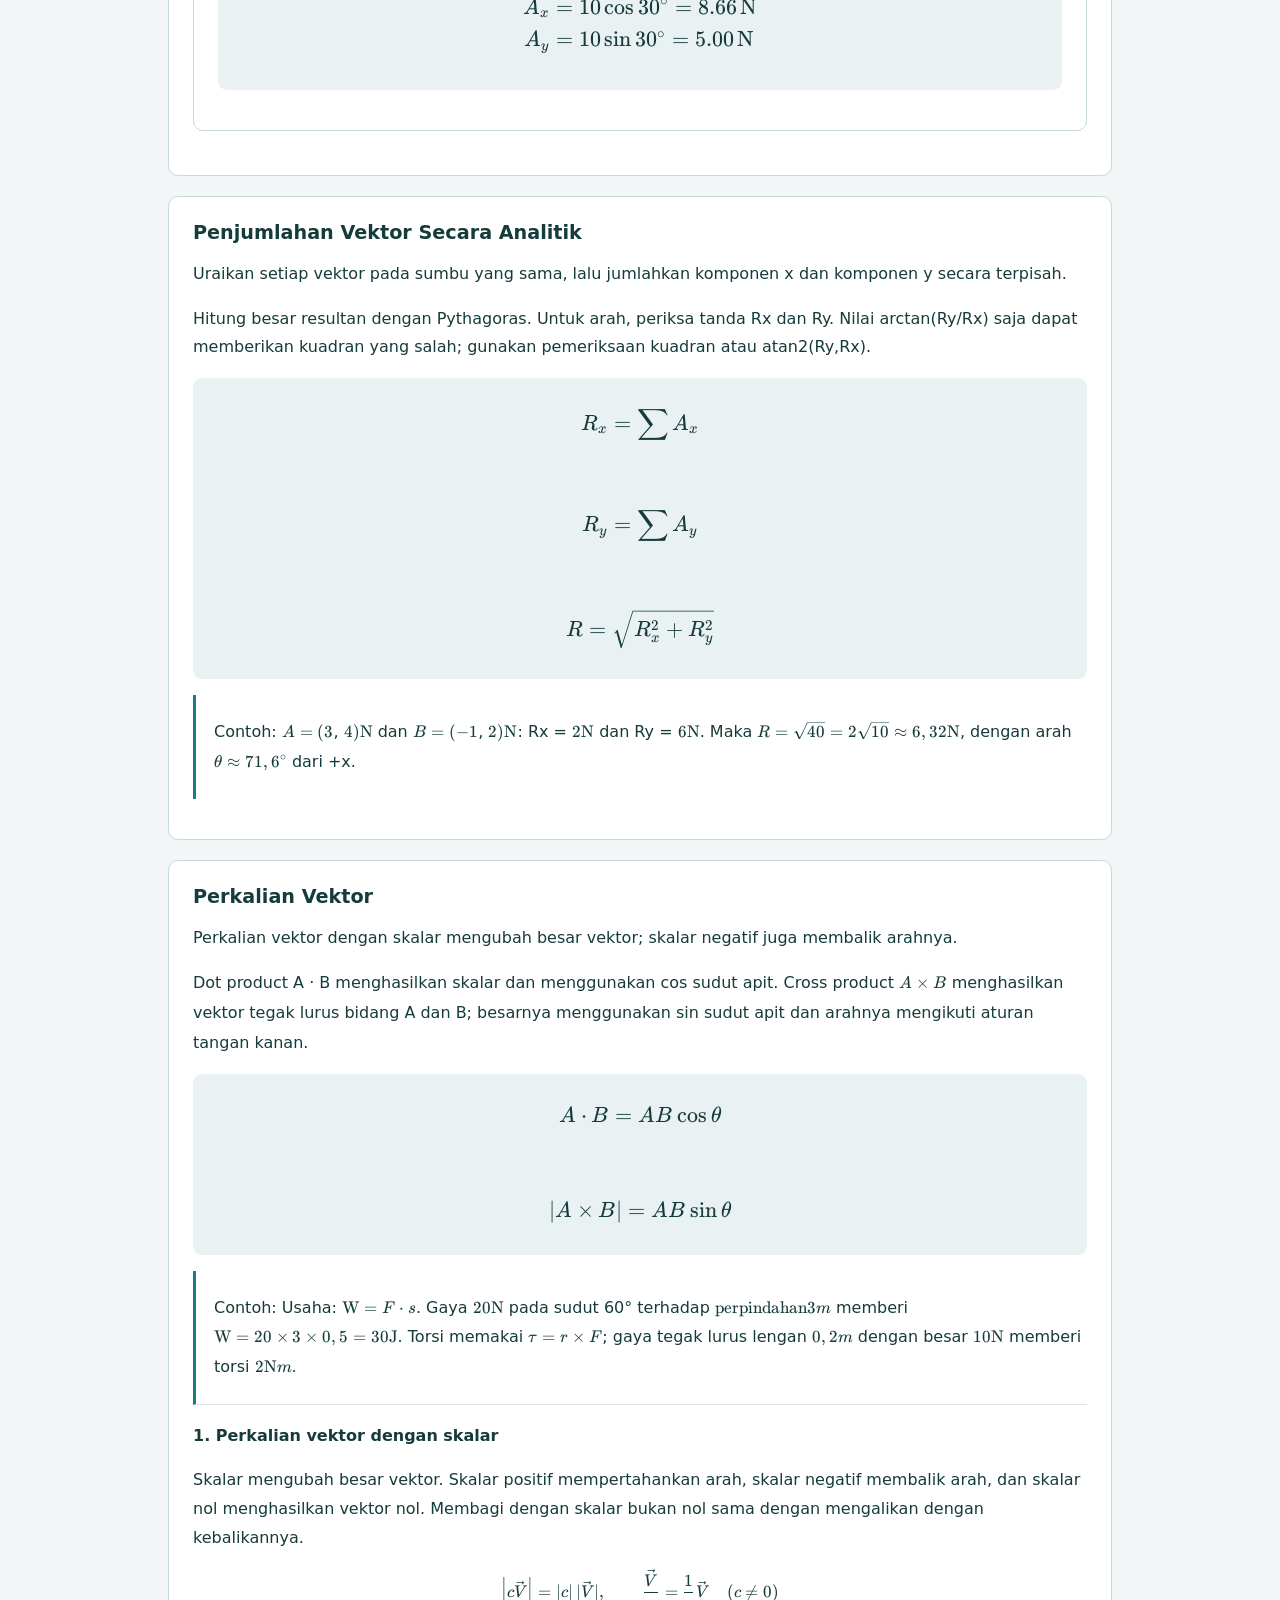
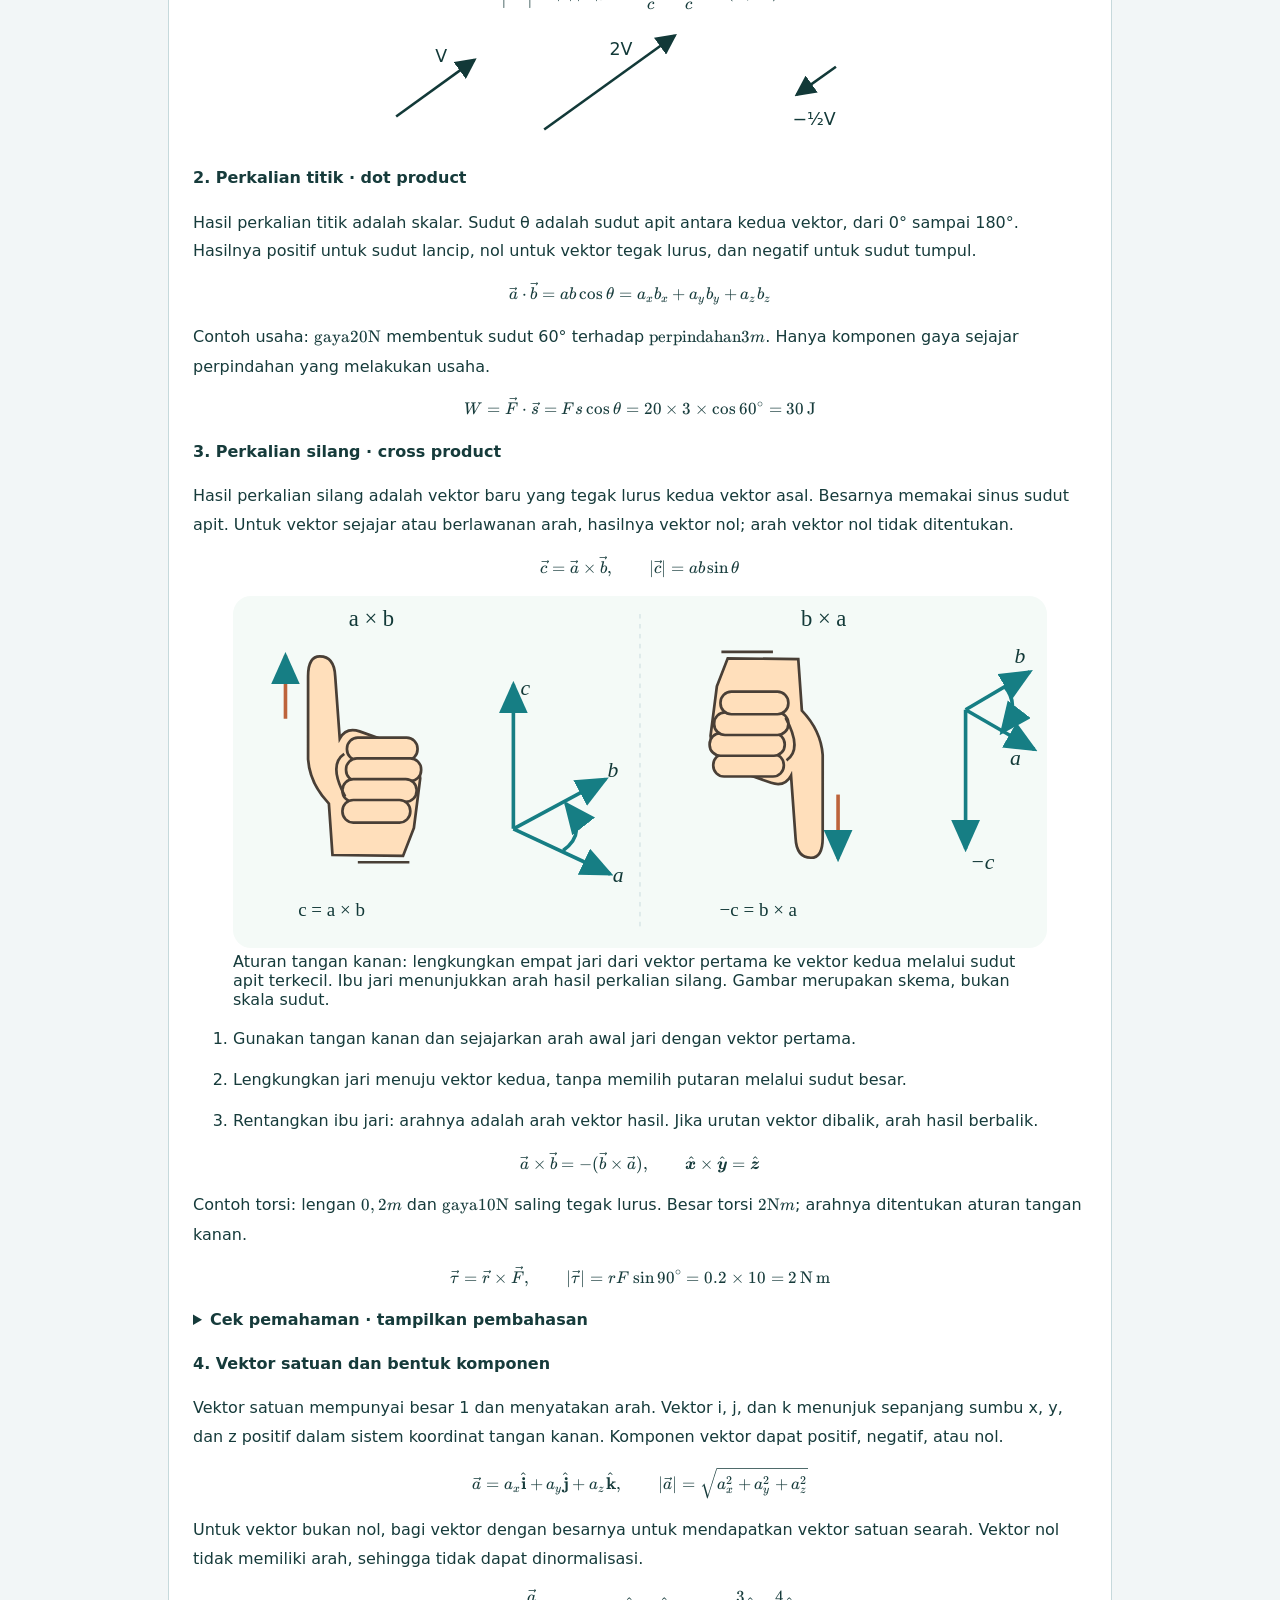
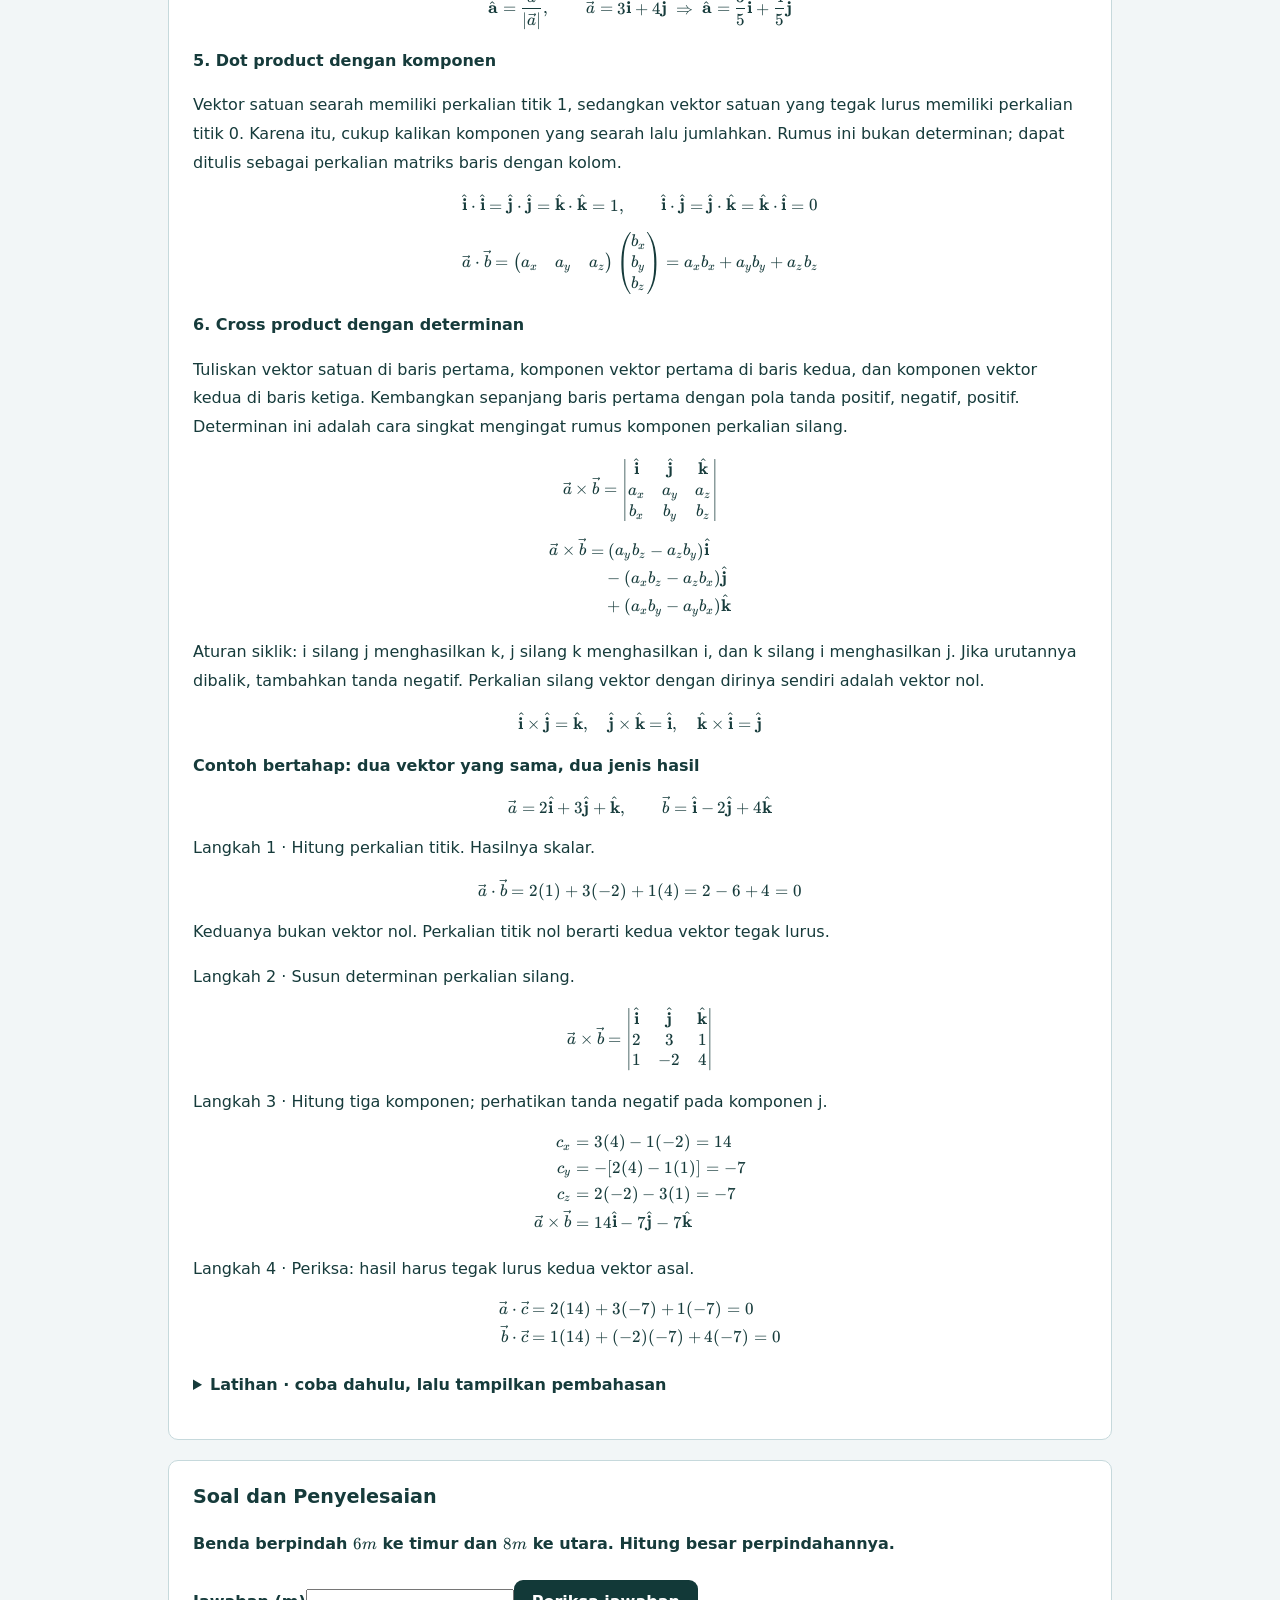
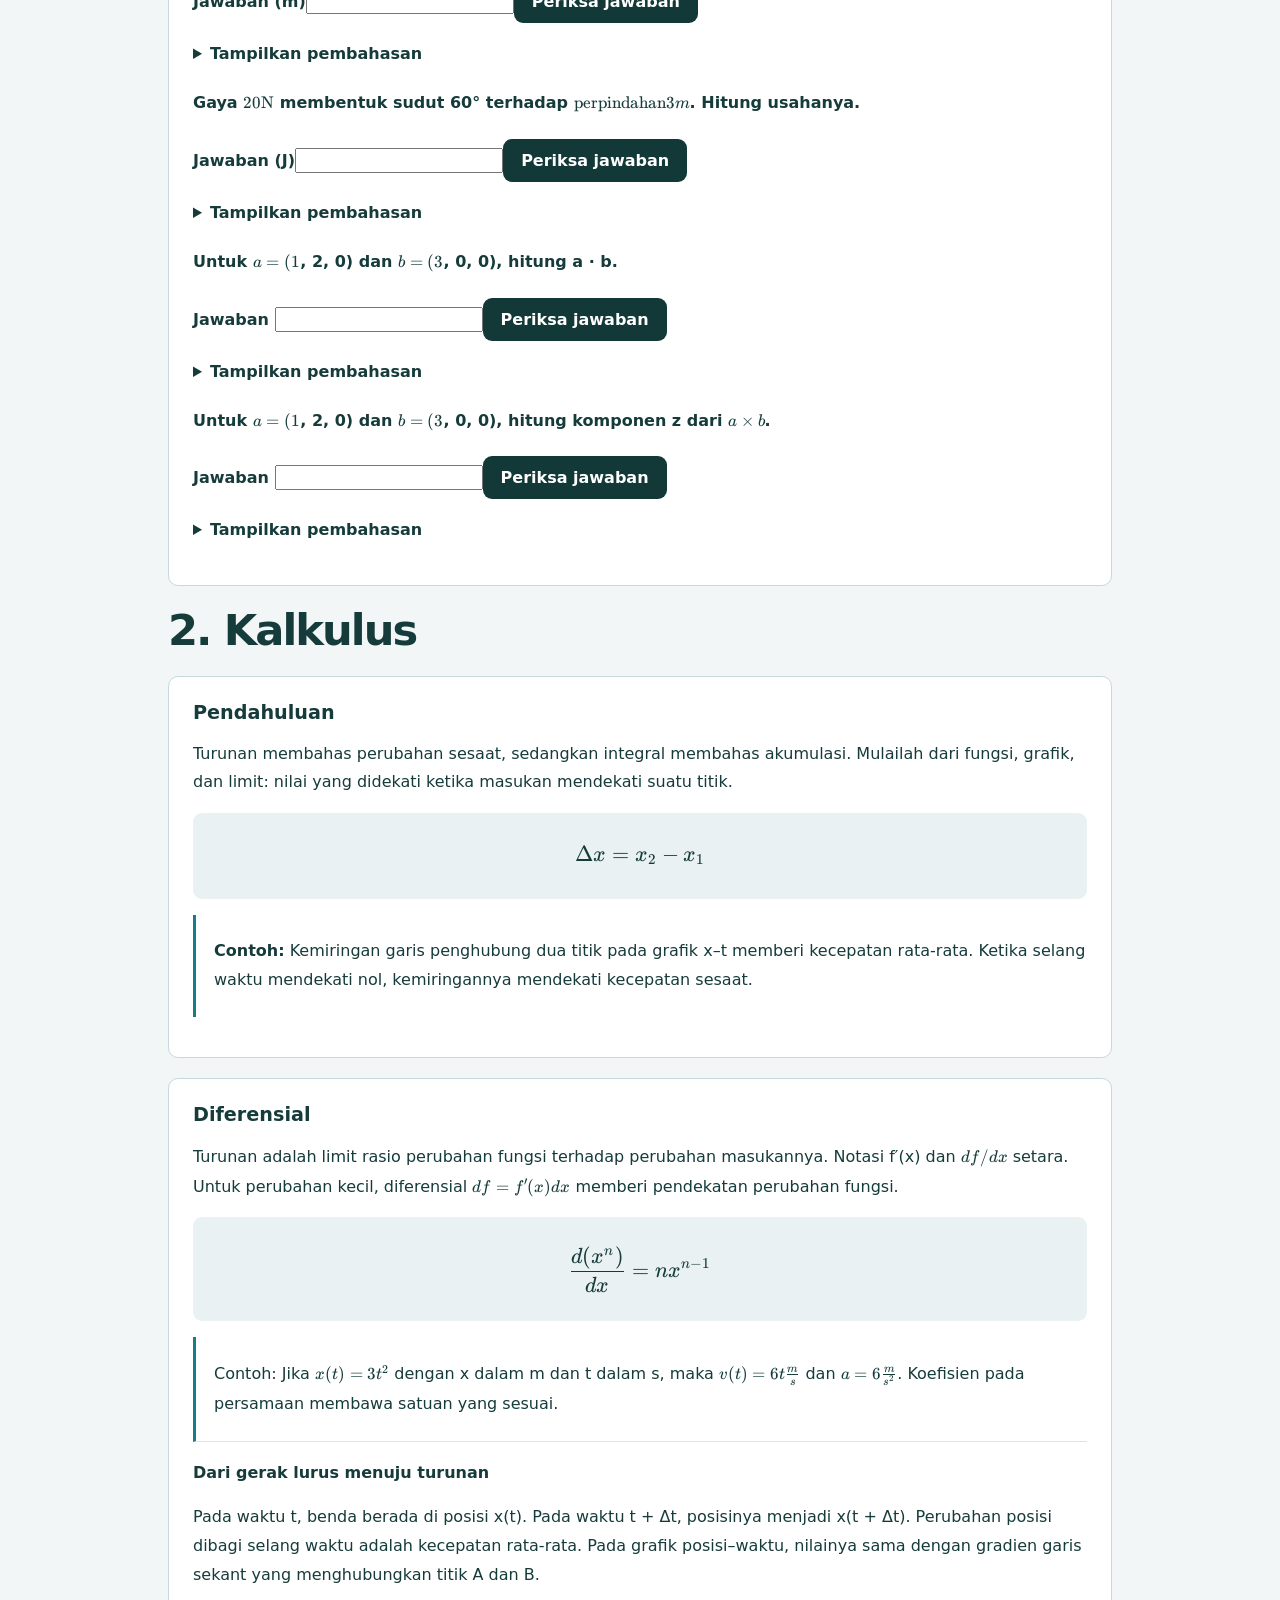
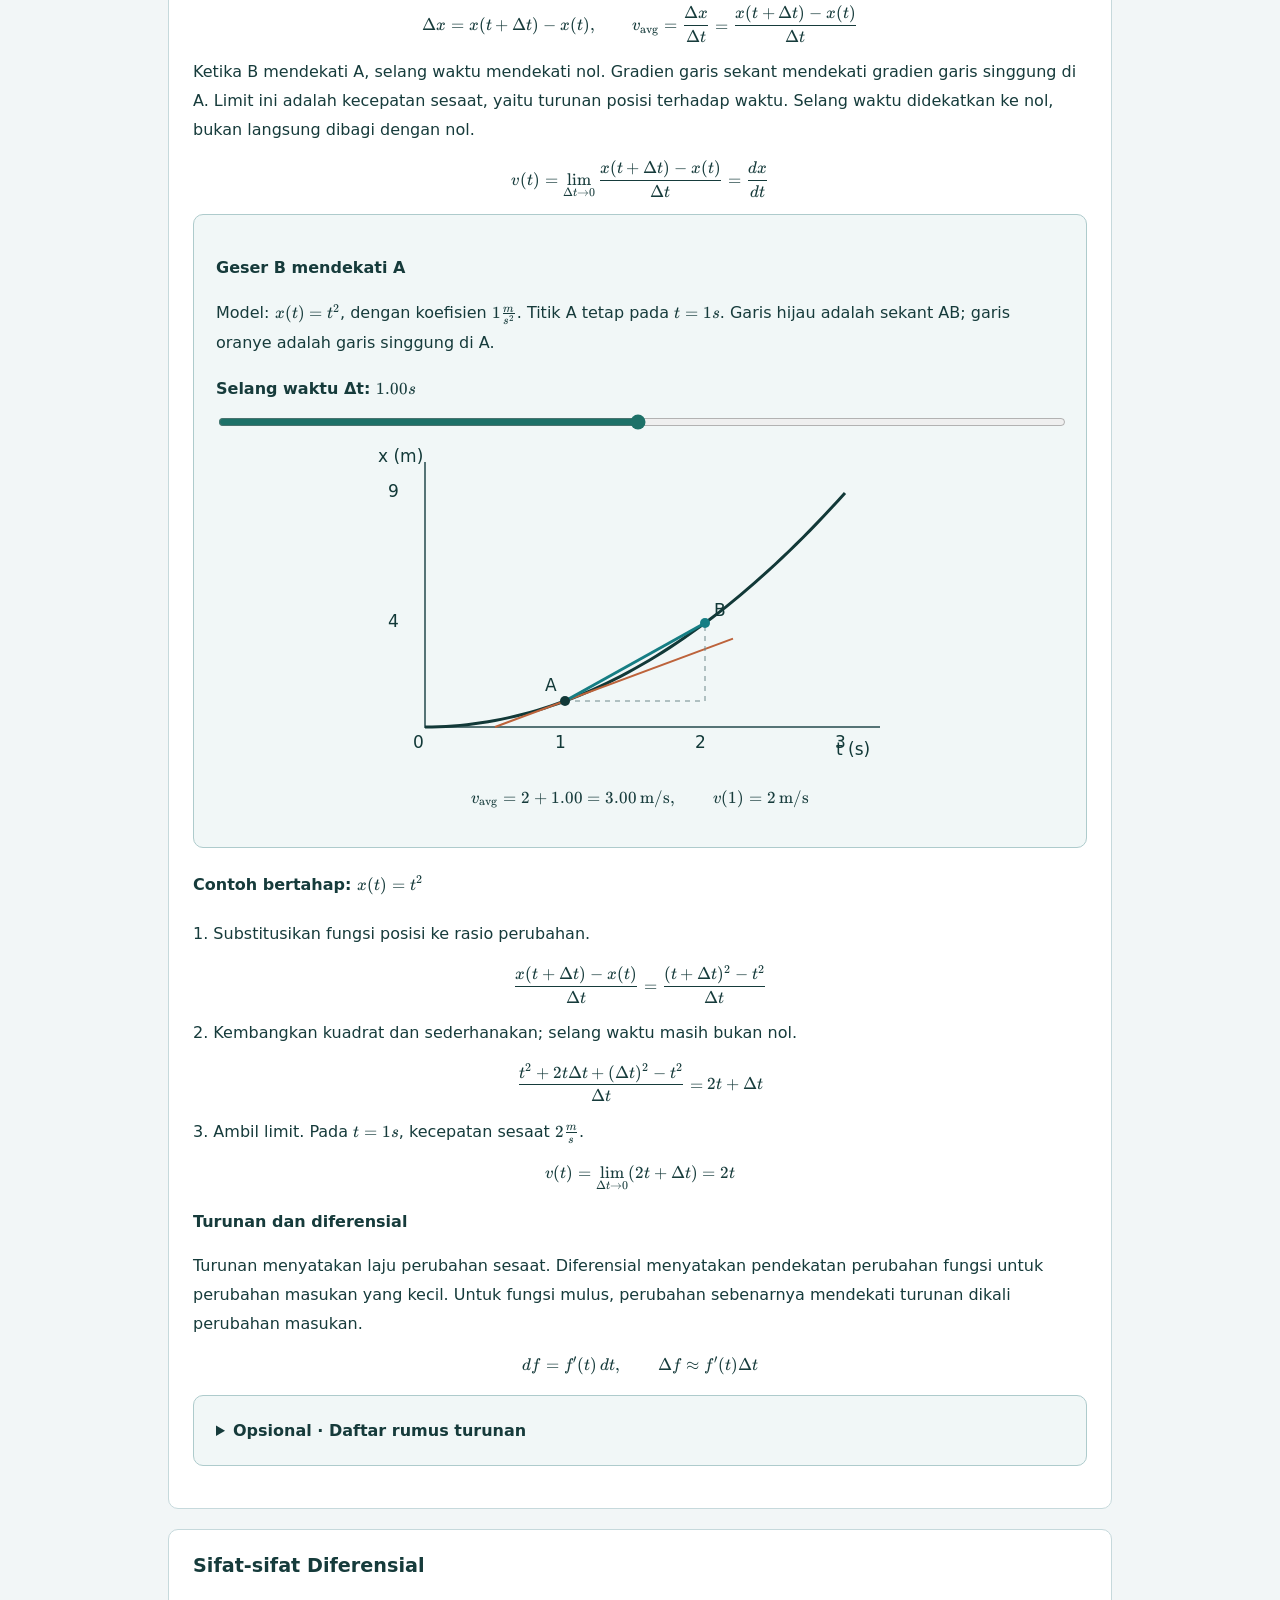
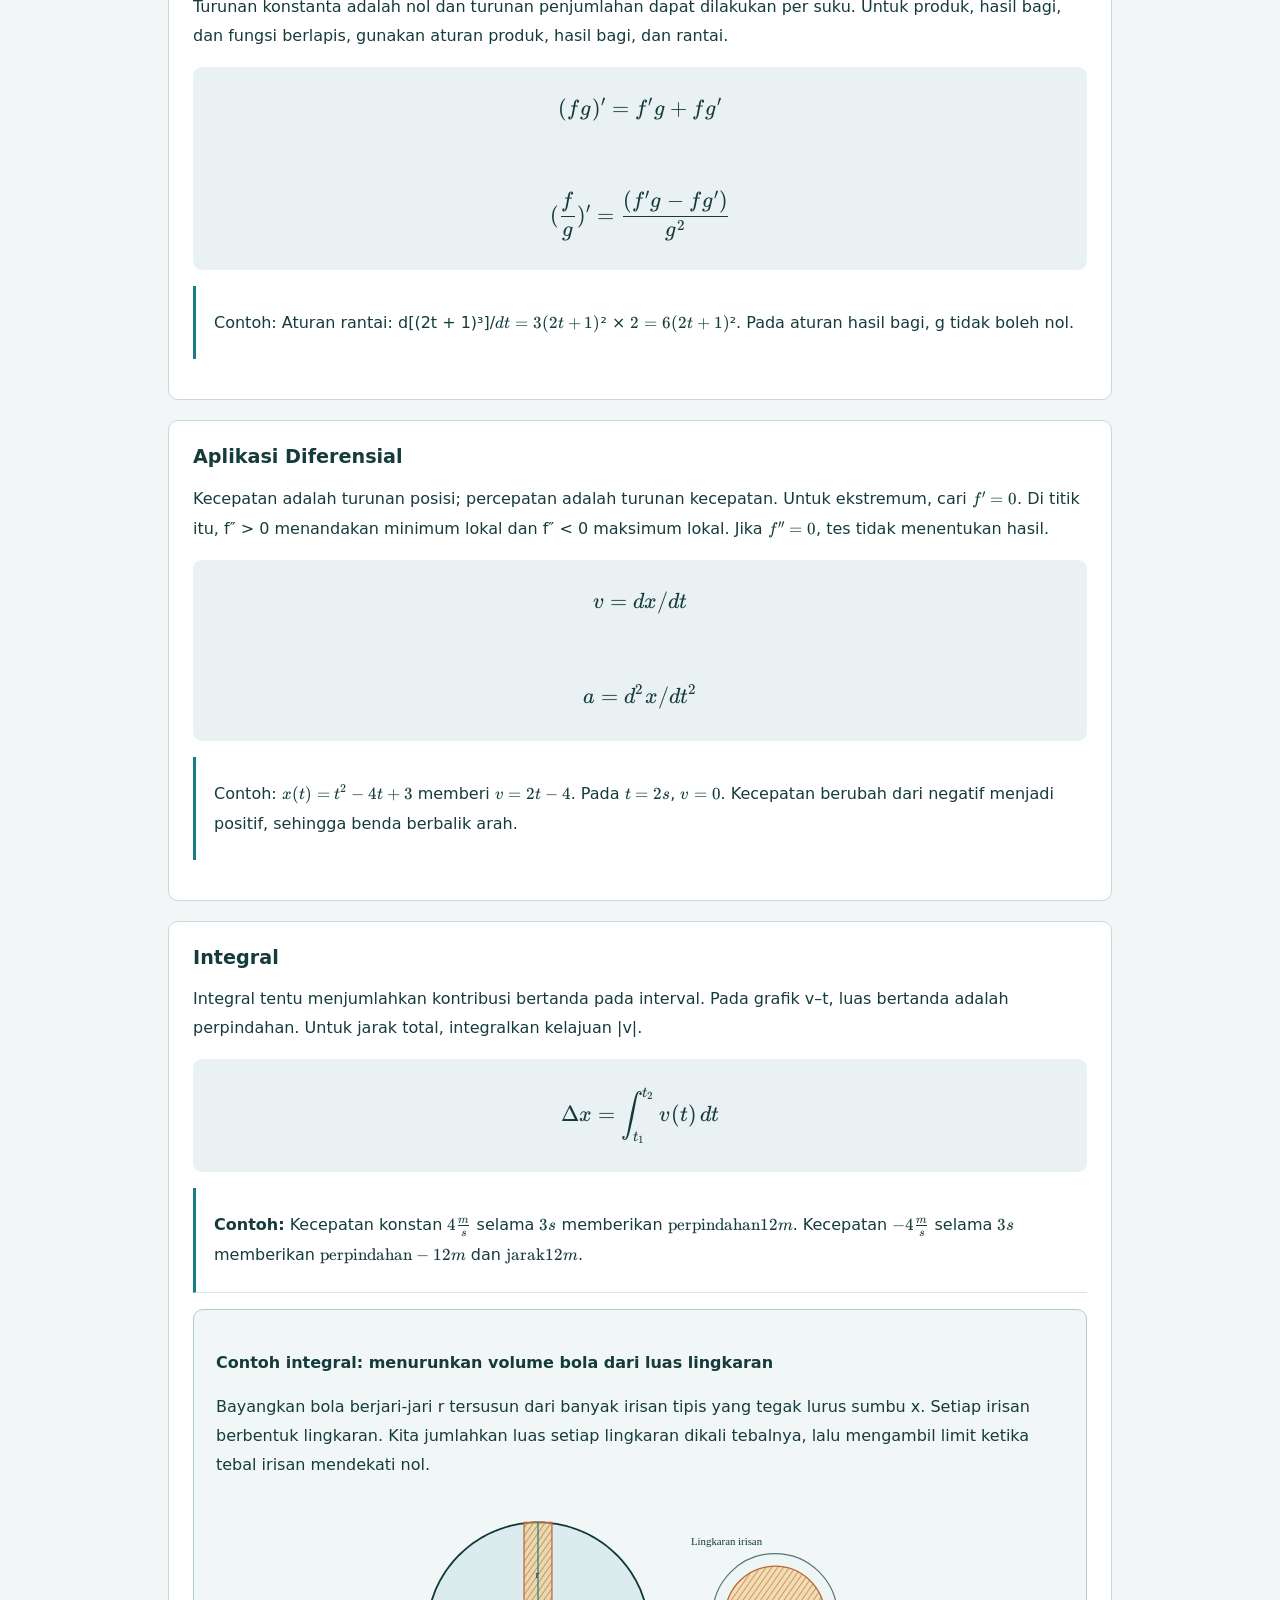
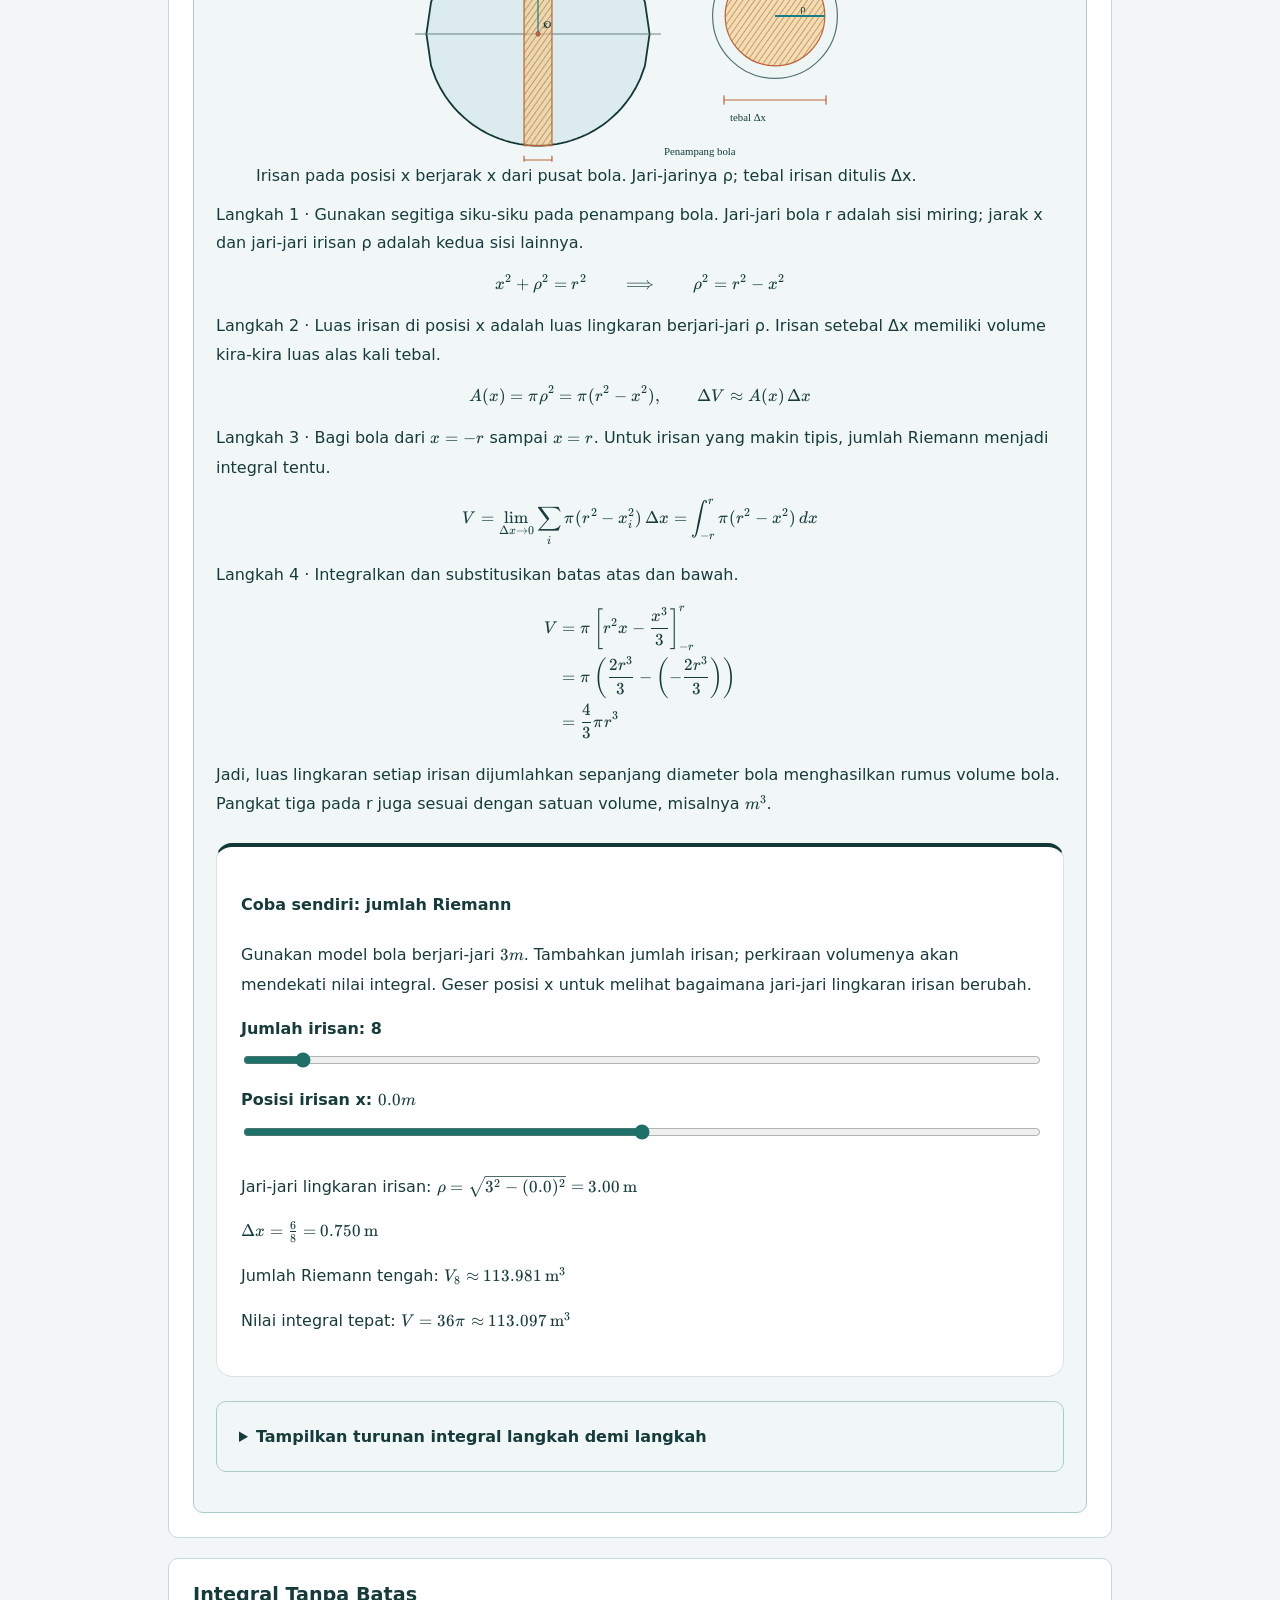
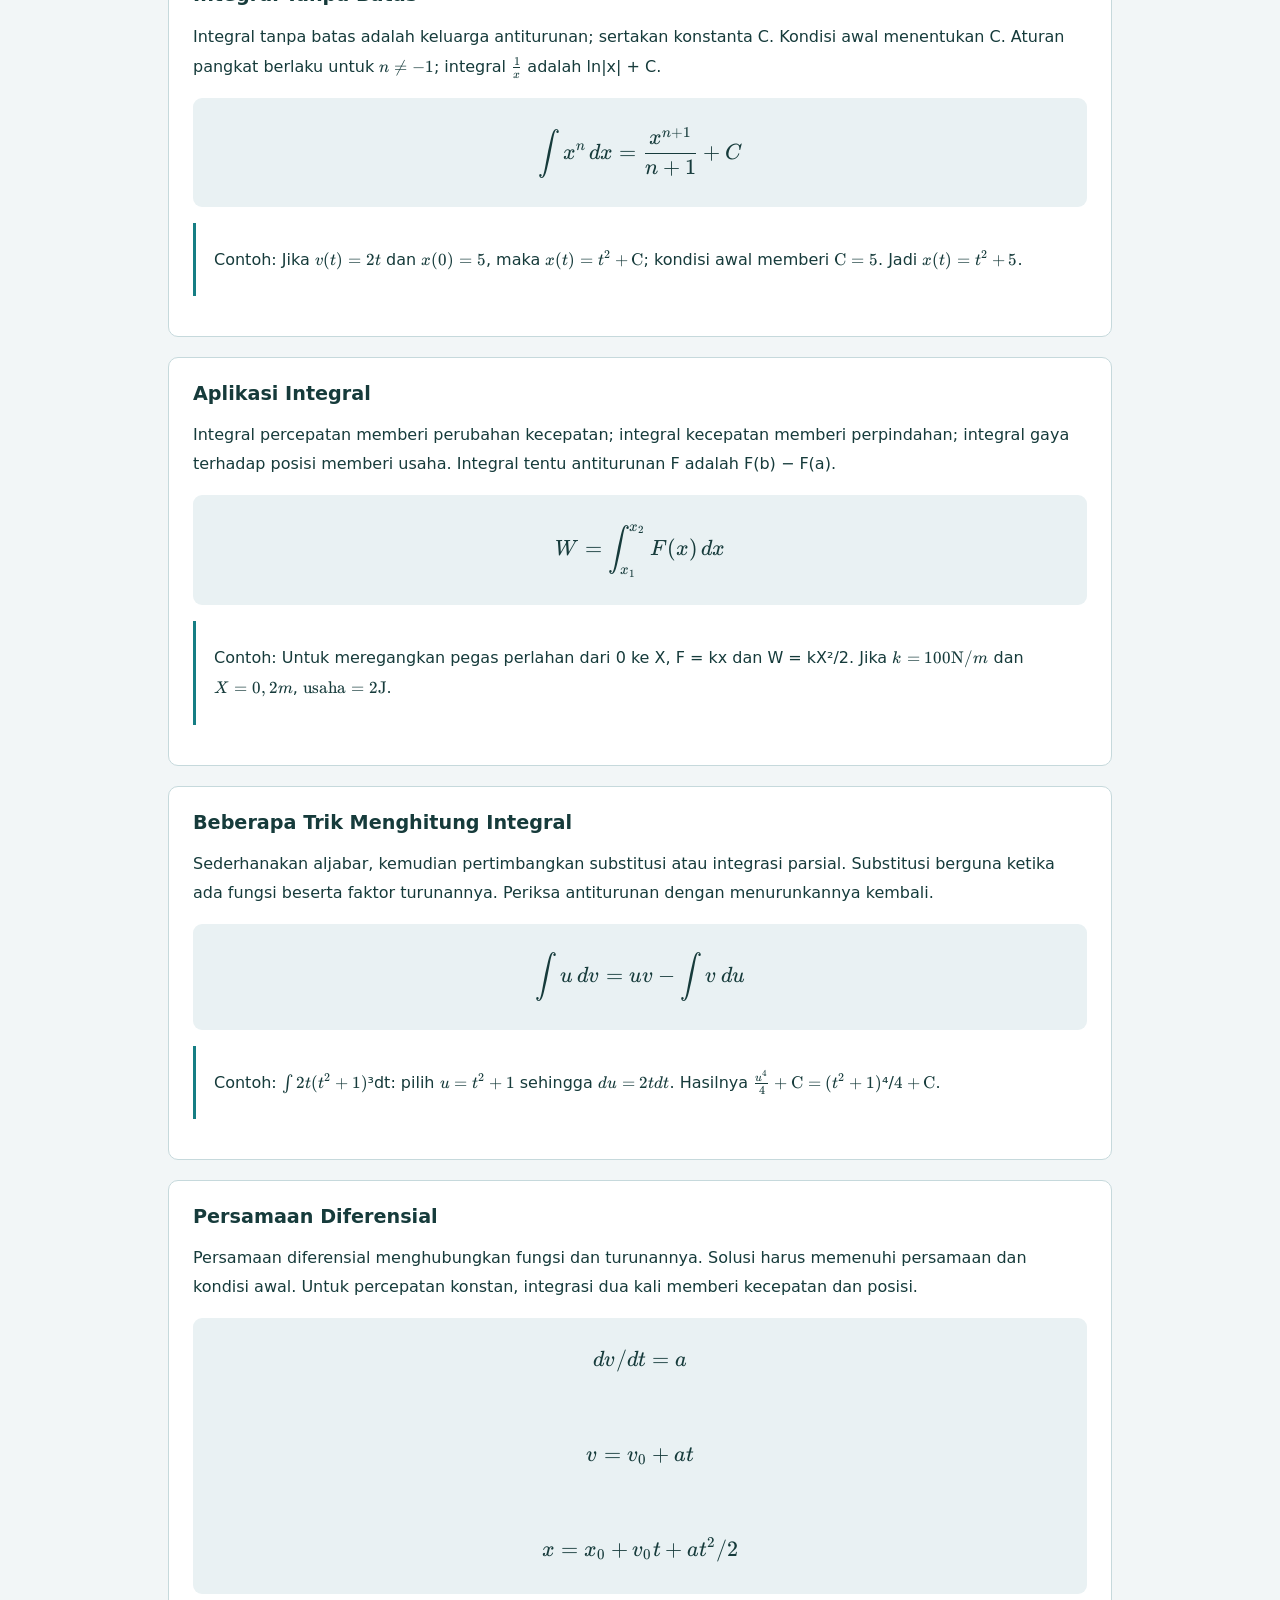
<file: math-tools.html>
<!doctype html><html lang="id"><head><meta charset="utf-8"><meta name="viewport" content="width=device-width,initial-scale=1"><title>PHY-LAB EDU | Matematika sebagai alat bantu</title><link rel="stylesheet" href="style.css"><style>.math-tools{max-width:1000px;margin:auto;padding:28px}.topic{padding:24px;margin:20px 0;background:white;border:1px solid #c6d9dc;border-radius:10px}.topic p,.topic li{line-height:1.8}.topic li{margin:12px 0}.math-tools nav{display:flex;flex-wrap:wrap;margin:20px 0}.math-tools nav a{padding:10px 14px;background:#e3eff0;border-radius:6px}.math-tools details{margin:18px 0;font-size:1rem}.optional{padding:22px;background:#f1f7f7;border:1px solid #aecbcc;border-radius:10px}.math-tools .formula{white-space:normal;overflow-x:auto;font-family:'Cambria Math','STIX Two Math',serif;line-height:1.8;font-size:1.25rem}.math-tools input[type=number]{display:block;max-width:220px;margin:10px 0}.math-tools input[type=range]{width:100%}.math-tools svg{width:100%;max-width:540px;display:block;margin:auto}.worked-example{border-left:3px solid #167e84;padding-left:18px}.math-tools header{flex-wrap:wrap}header label{display:flex;gap:10px;align-items:center}.group-index{display:grid;grid-template-columns:repeat(3,1fr);gap:20px}.group-index ul{padding-left:20px;line-height:1.8}@media(max-width:700px){.group-index{grid-template-columns:1fr}.topic{padding:18px}.math-tools{padding:20px}}</style><link rel="stylesheet" href="vendor/katex/katex.min.css"><link rel="stylesheet" href="math-format.css"><script defer src="vendor/katex/katex.min.js"></script><script defer src="math-format.js"></script></head><body><header><a class="brand" href="./">PHY-LAB <span>EDU</span></a><label>Language / Bahasa <select id="mt-language"><option value="id">Bahasa Indonesia</option><option value="en">English</option></select></label></header><main class="math-tools"><a href="basic-physics.html" id="mt-back"></a><h1 id="mt-title"></h1><div id="mt-content"></div></main><script src="math-tools-data.js"></script><script src="differential-lesson.js"></script><script src="sphere-integral.js"></script><script src="vector-products.js"></script><script src="math-tools.js"></script></body></html>
</file>
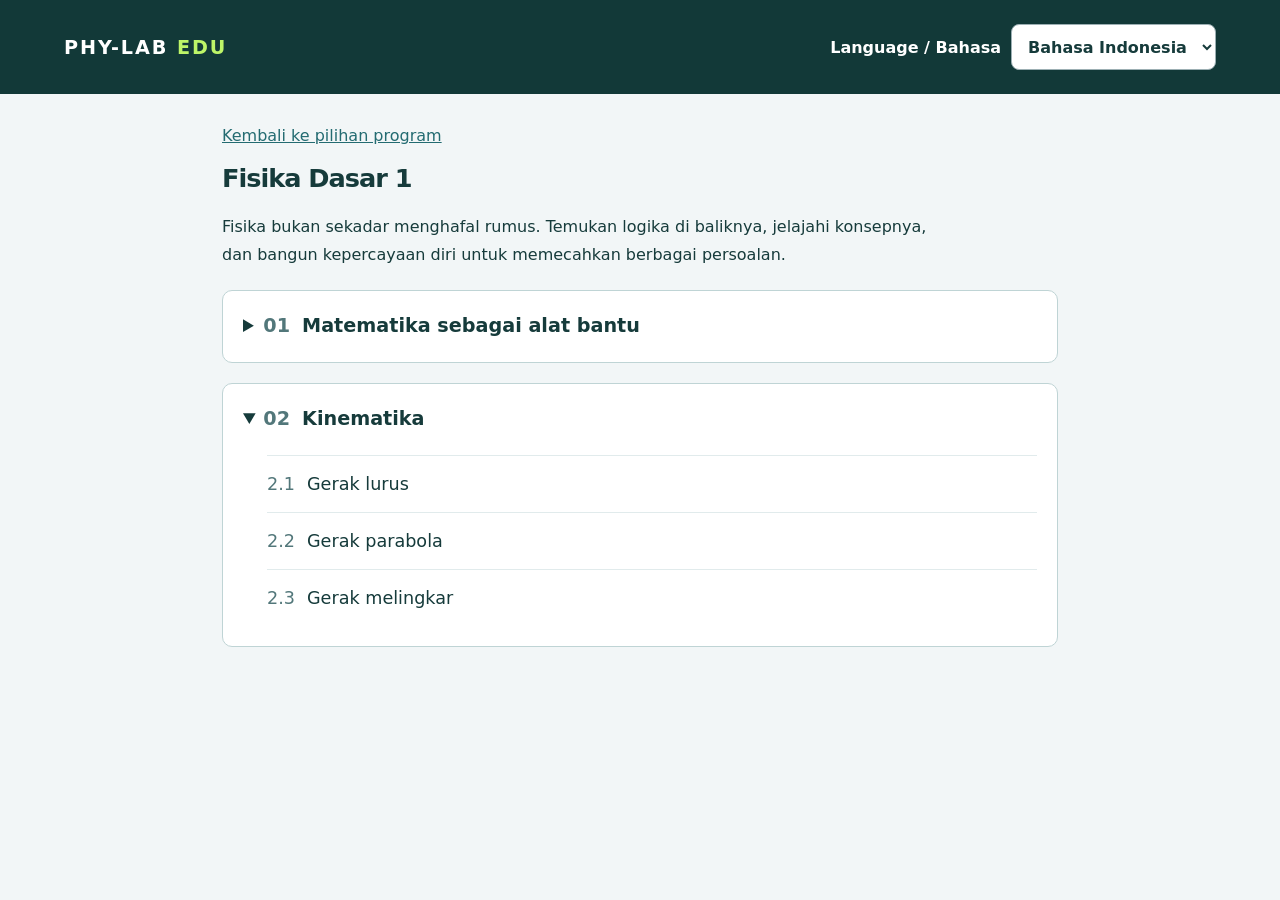
<file: olympiad.html>
<!doctype html><html lang="id"><head><meta charset="utf-8"><meta http-equiv="refresh" content="0;url=basic-physics.html"><title>PHY-LAB EDU | Fisika Dasar 1</title></head><body><a href="basic-physics.html">Fisika Dasar 1</a></body></html>
</file>
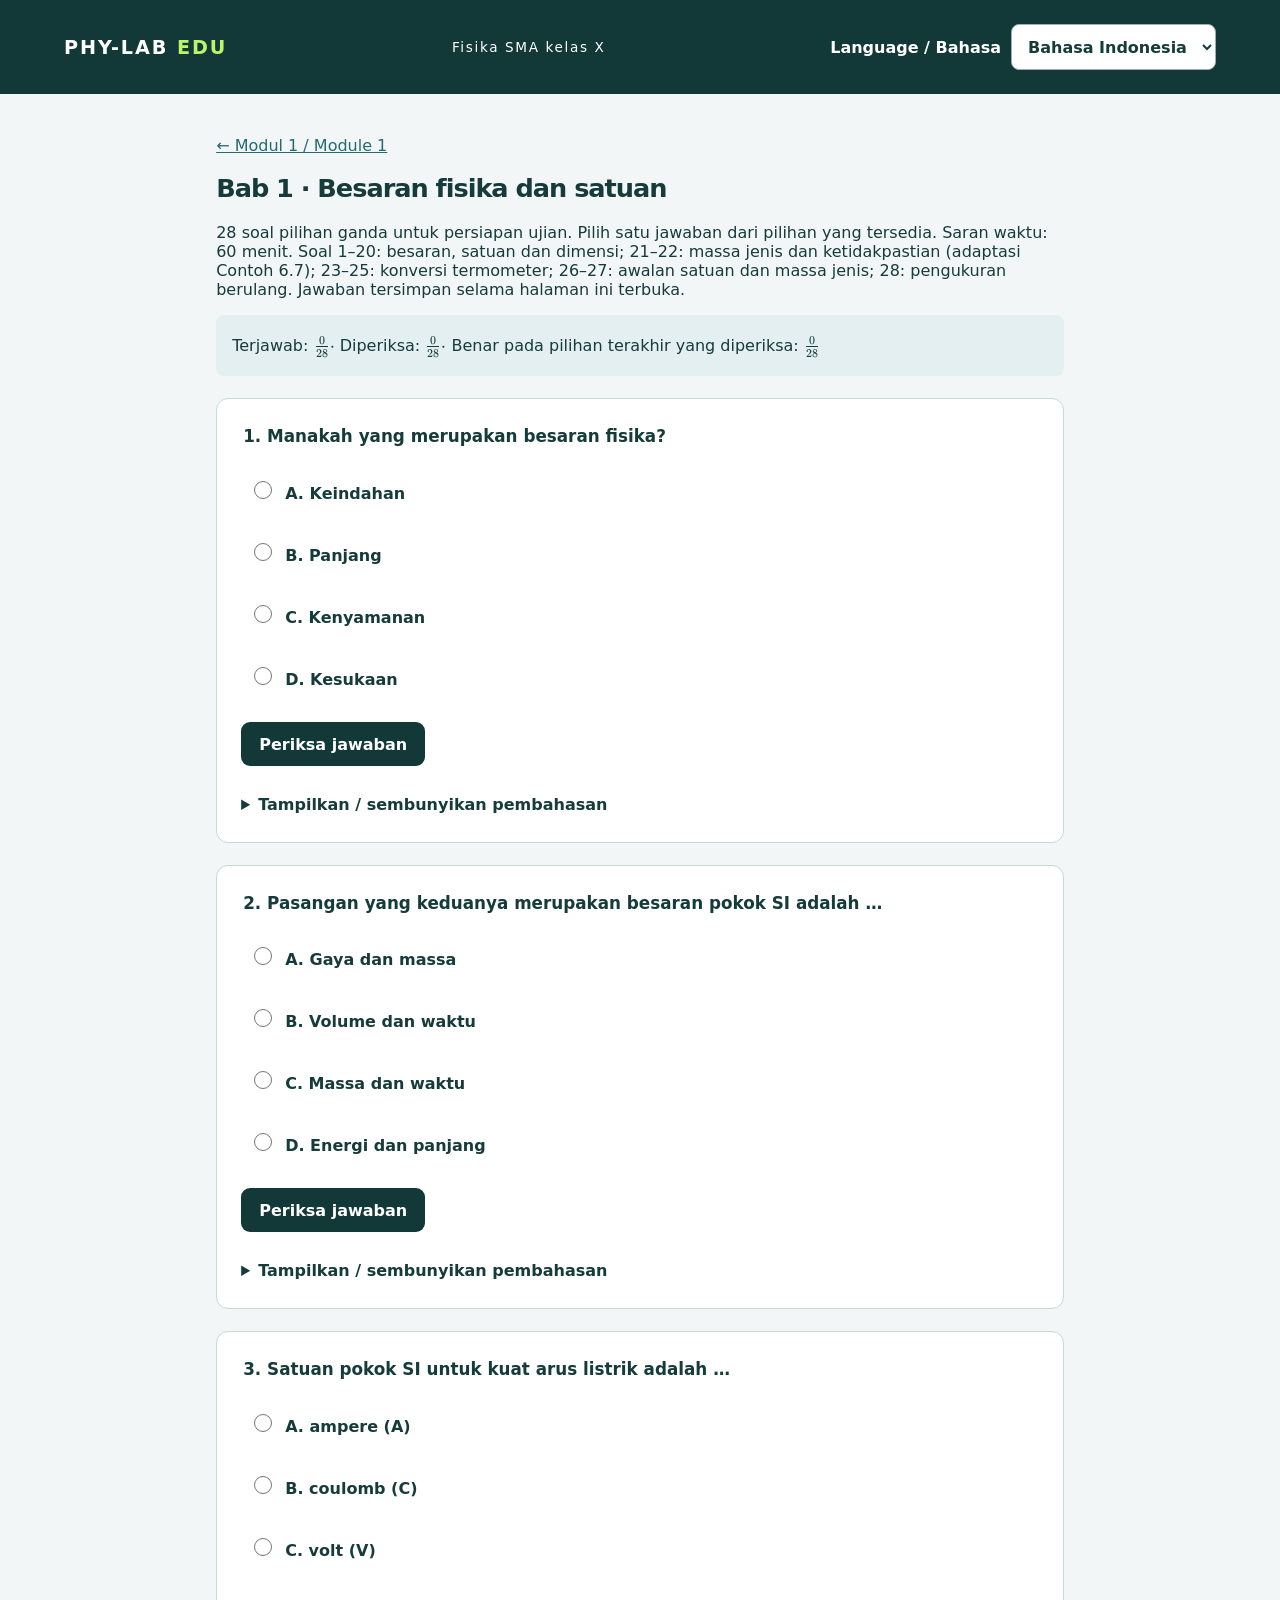
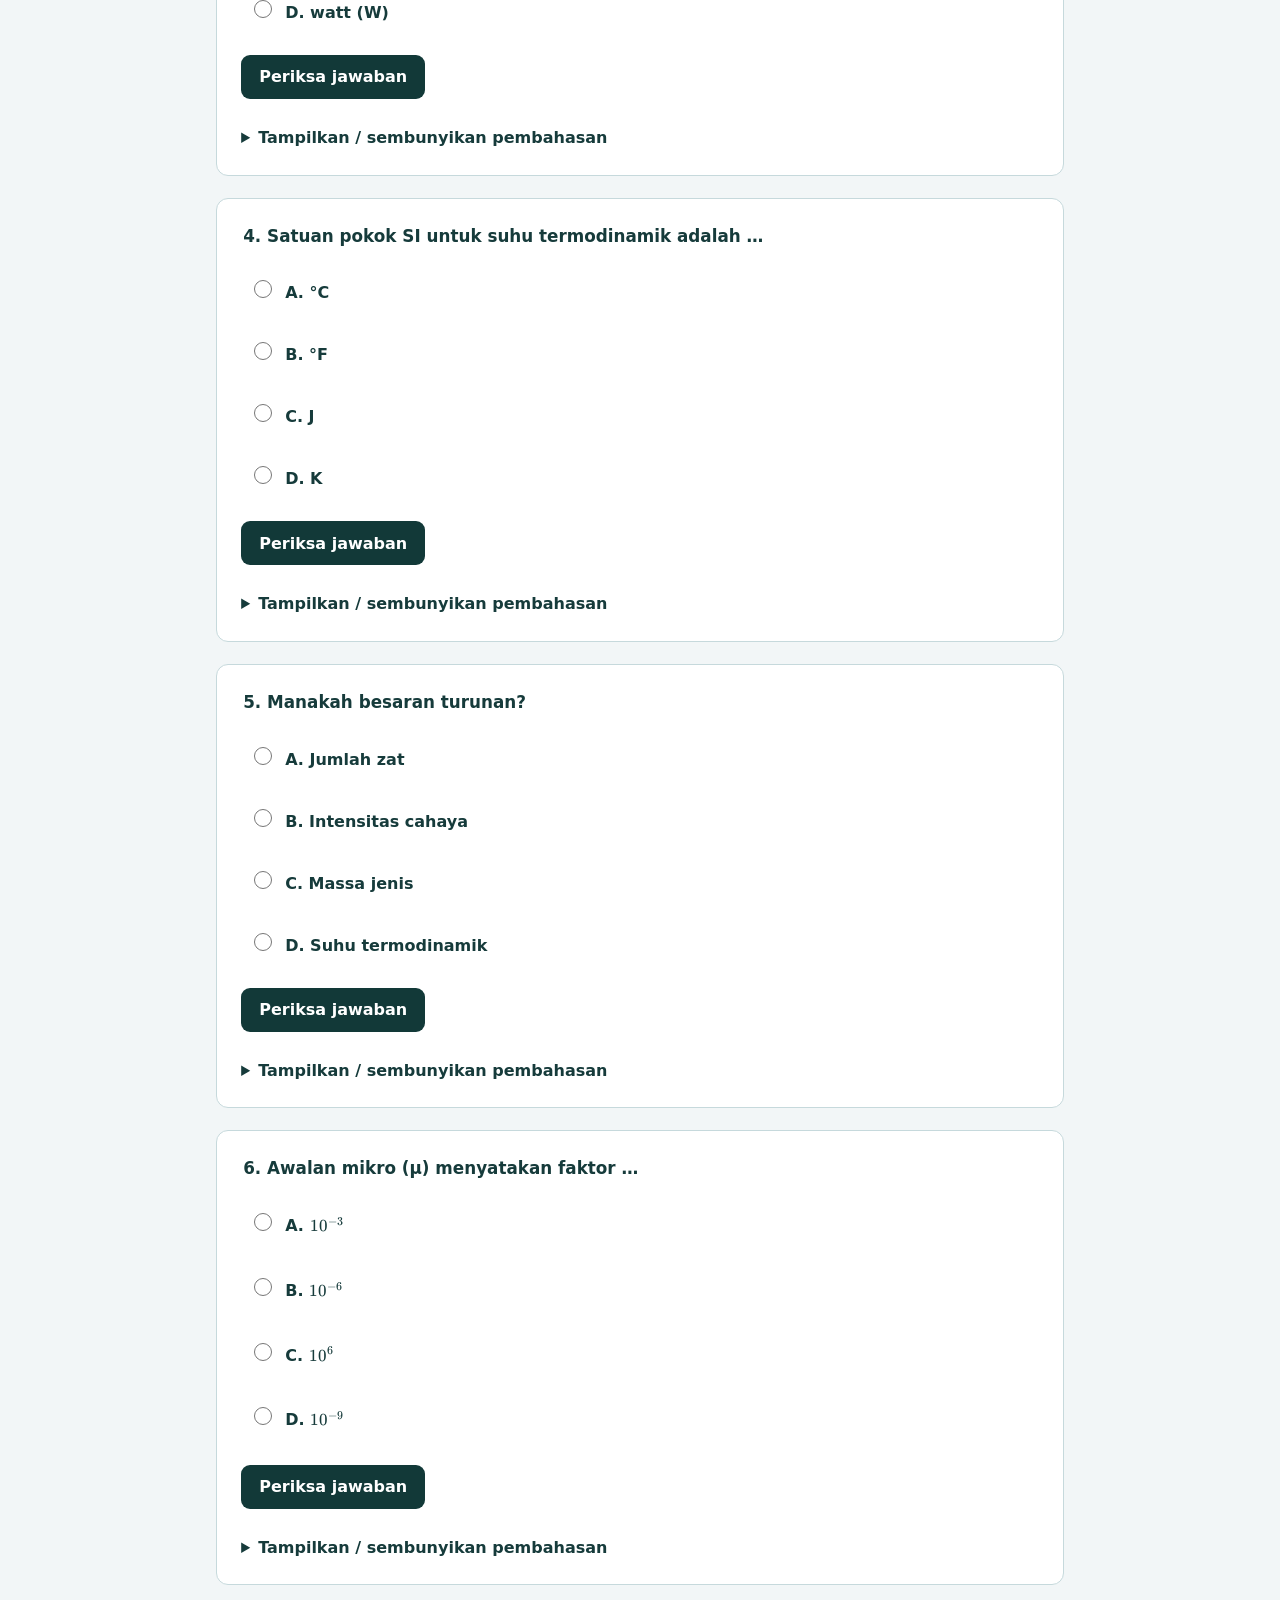
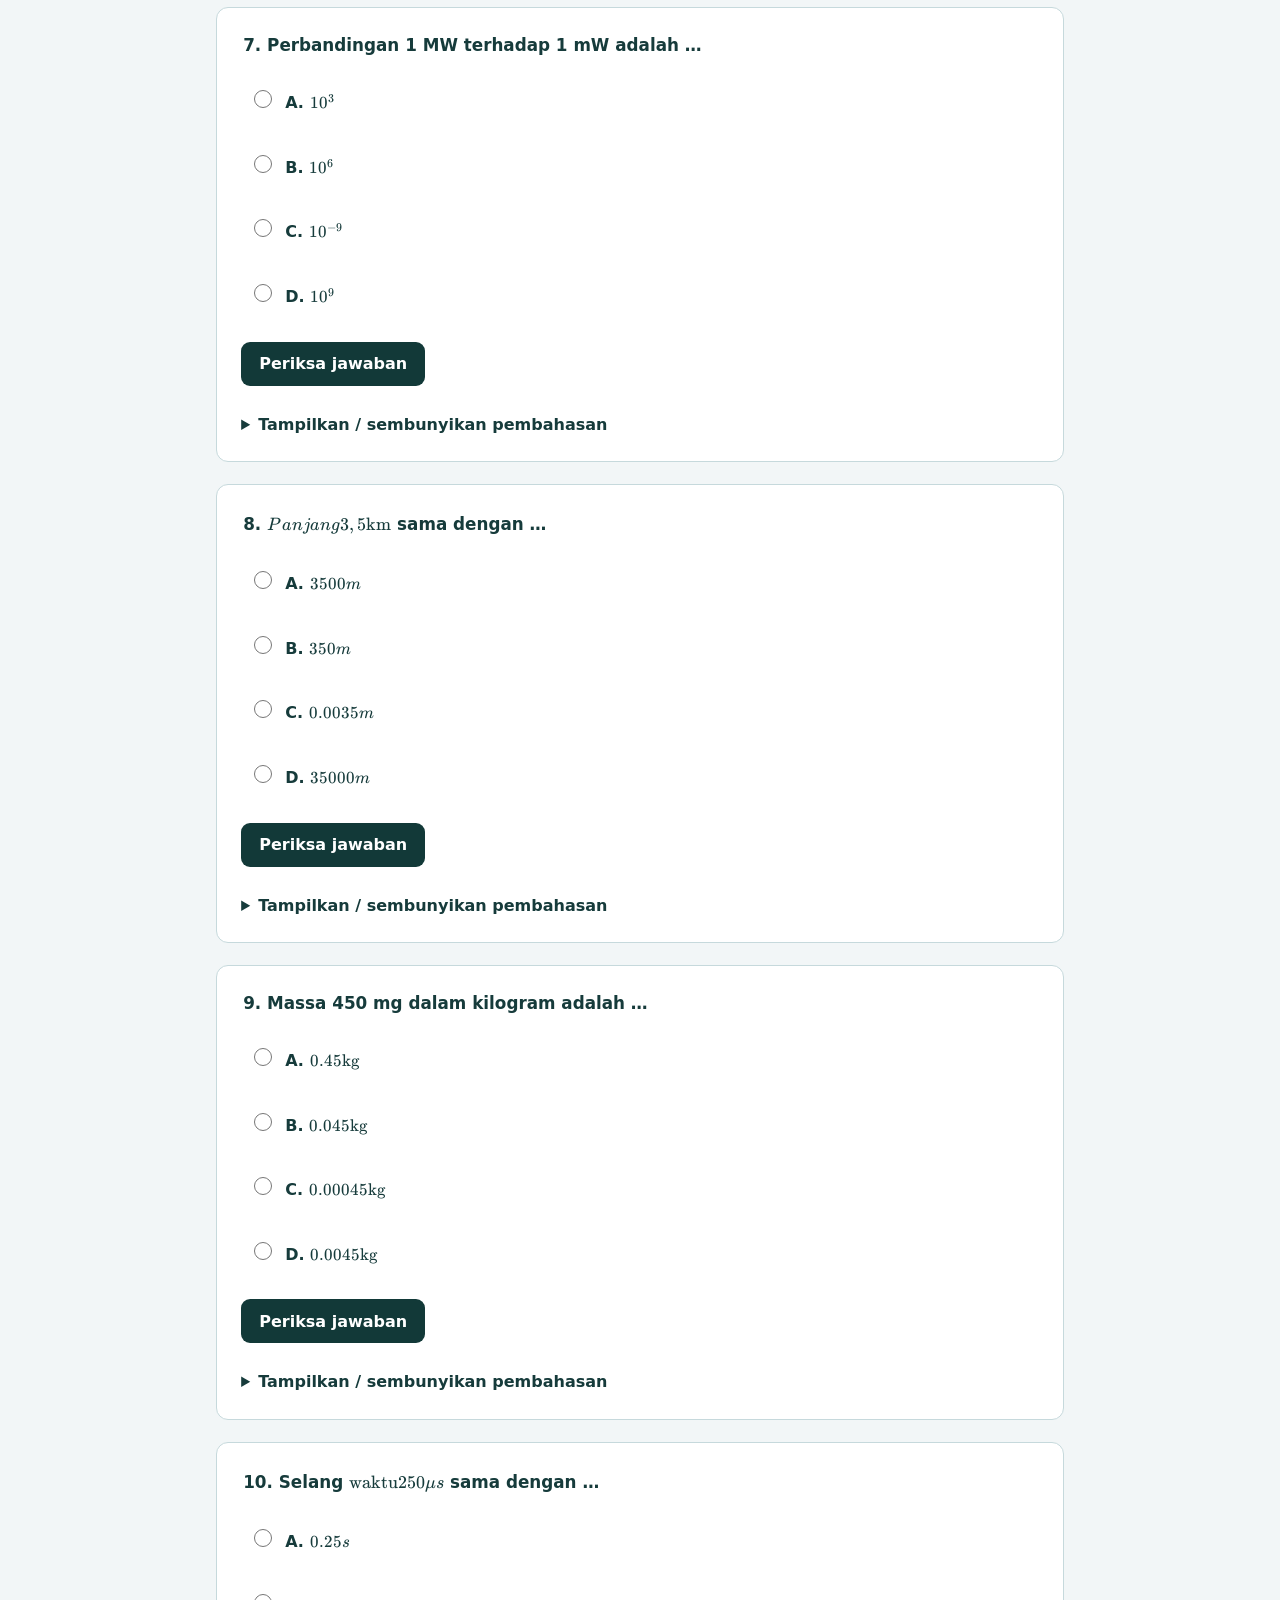
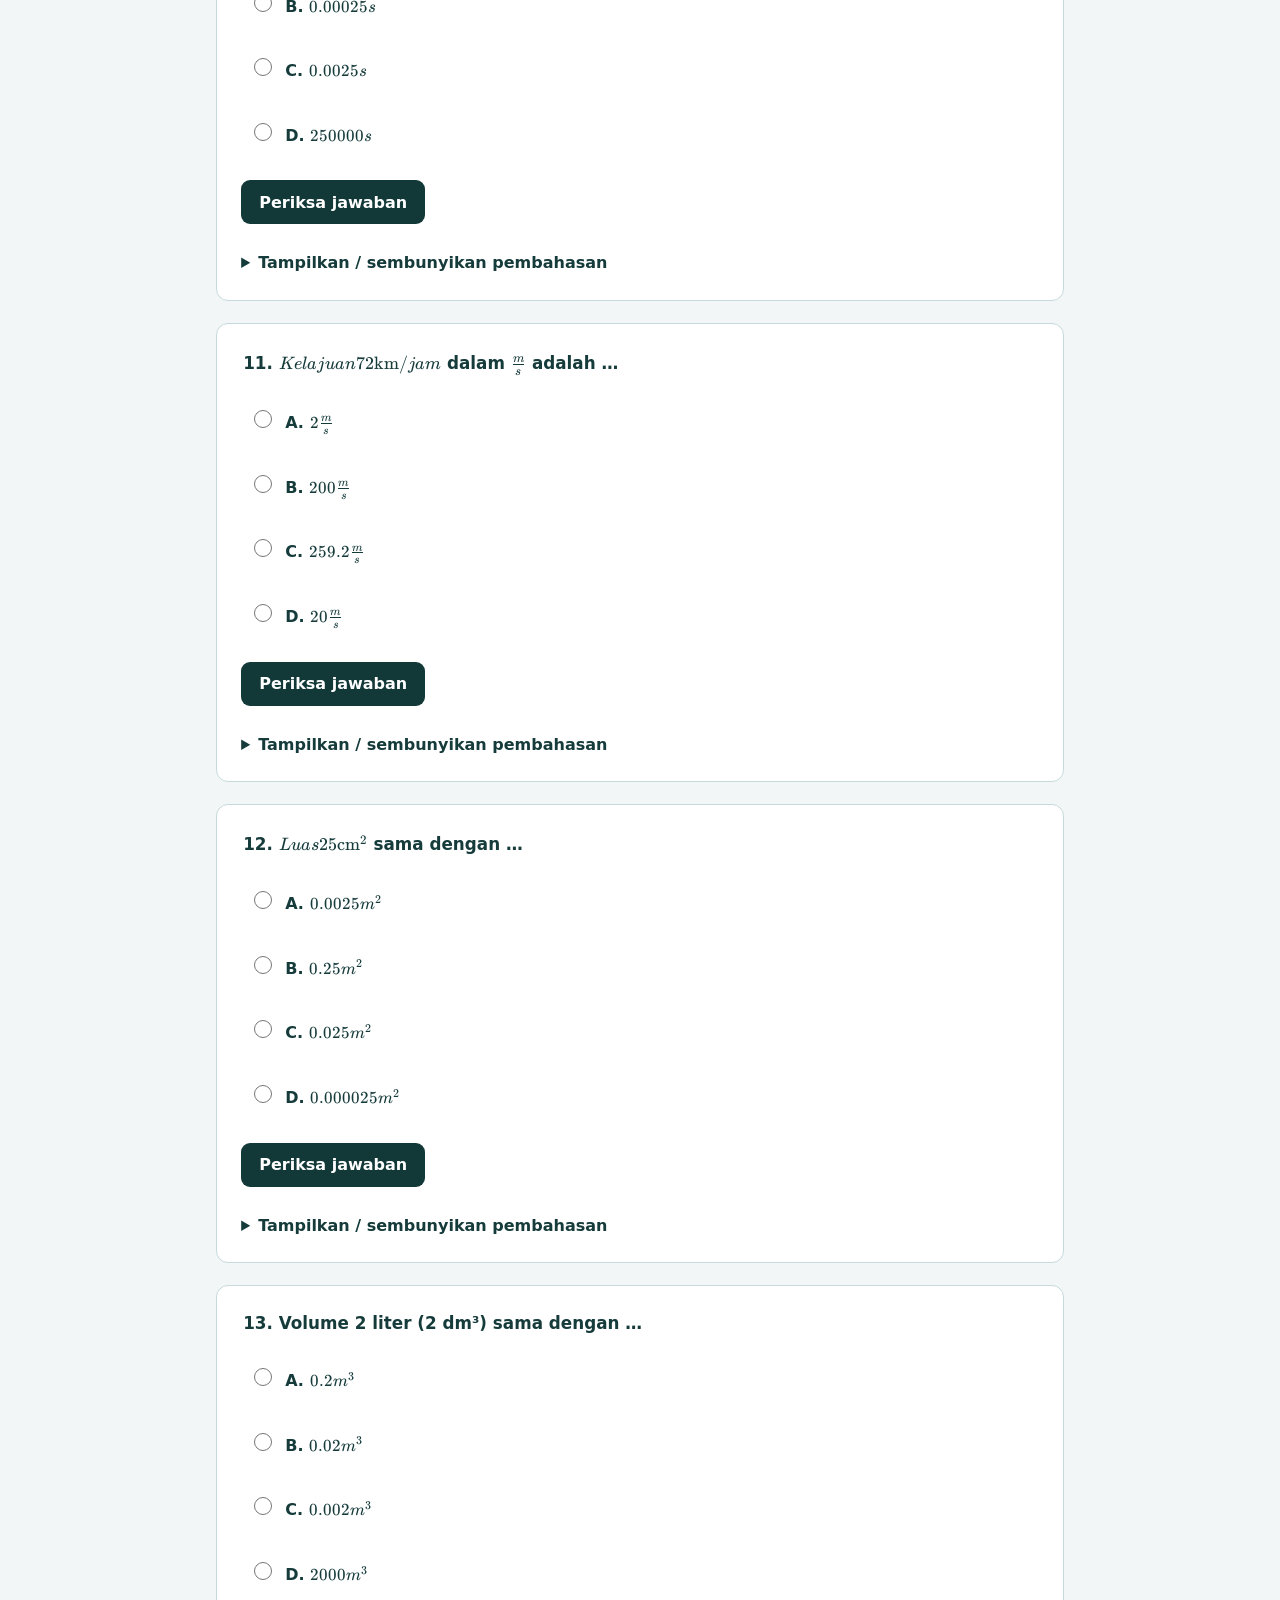
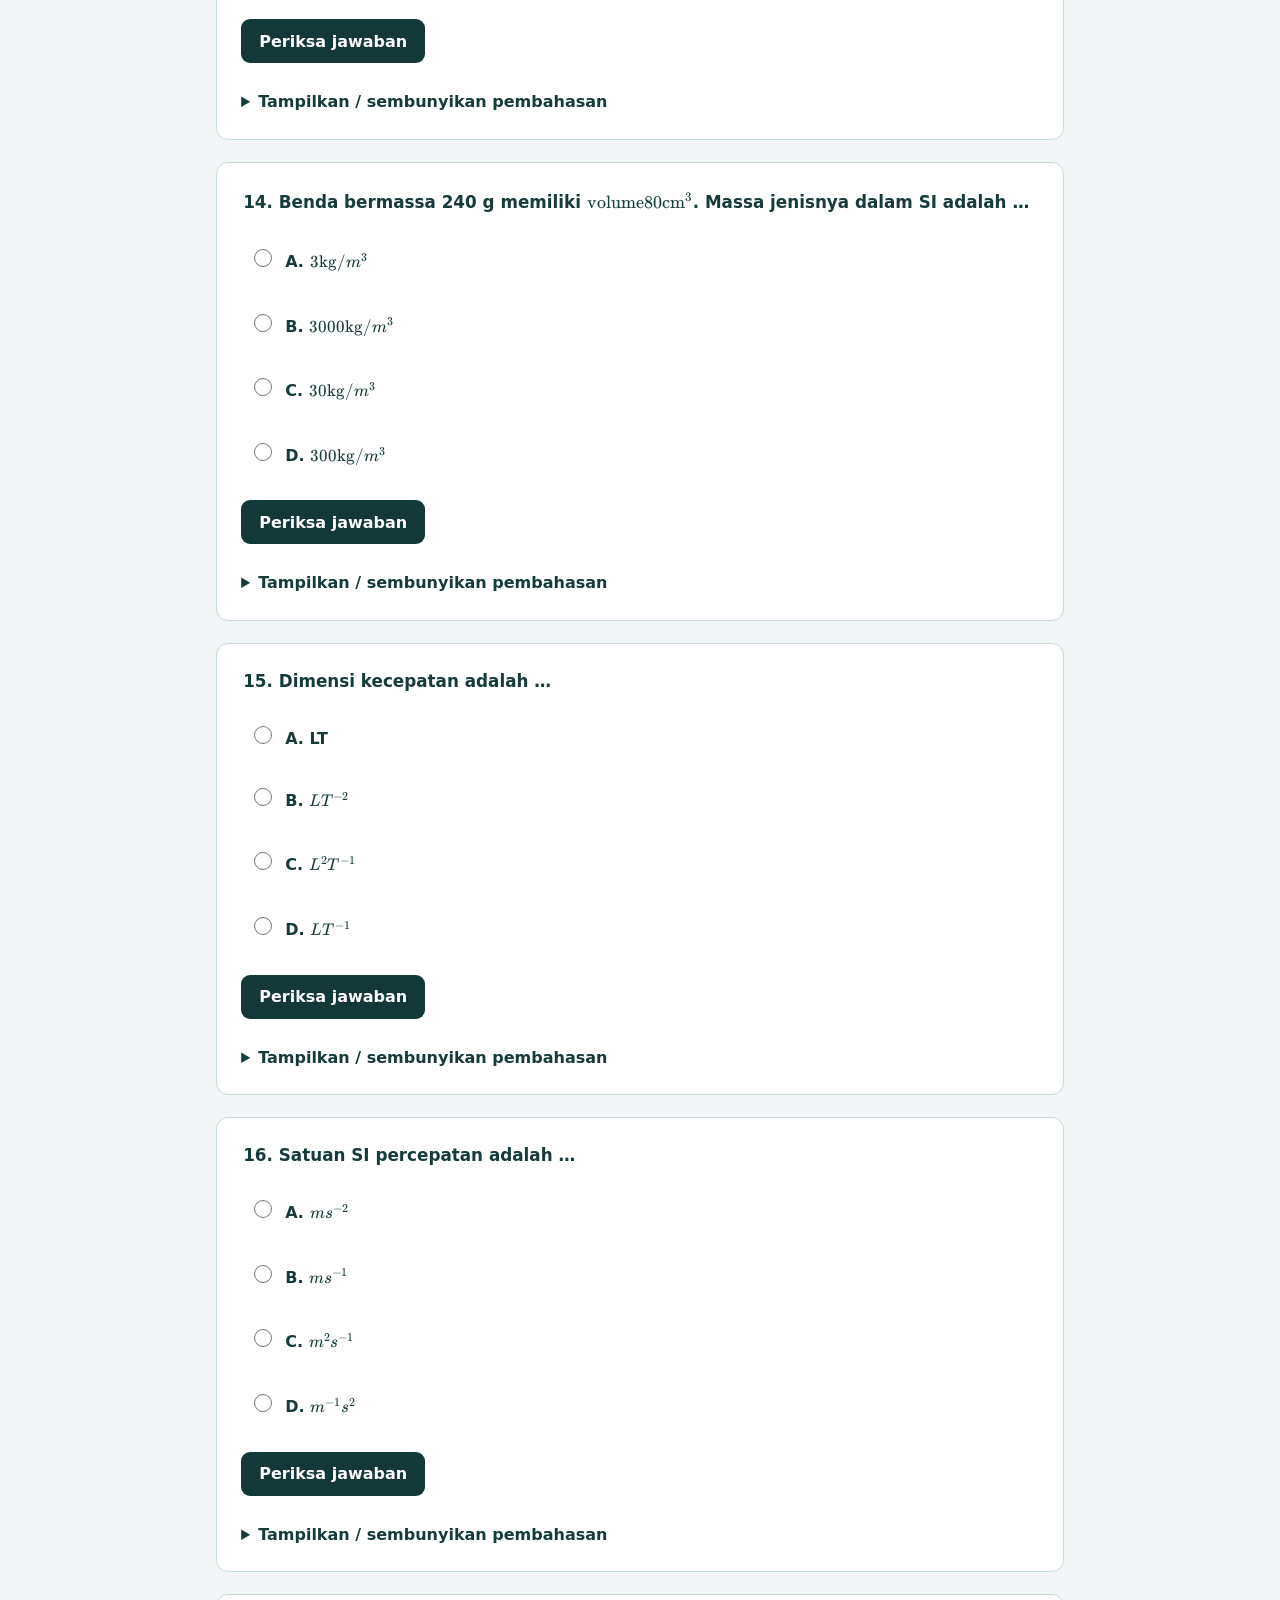
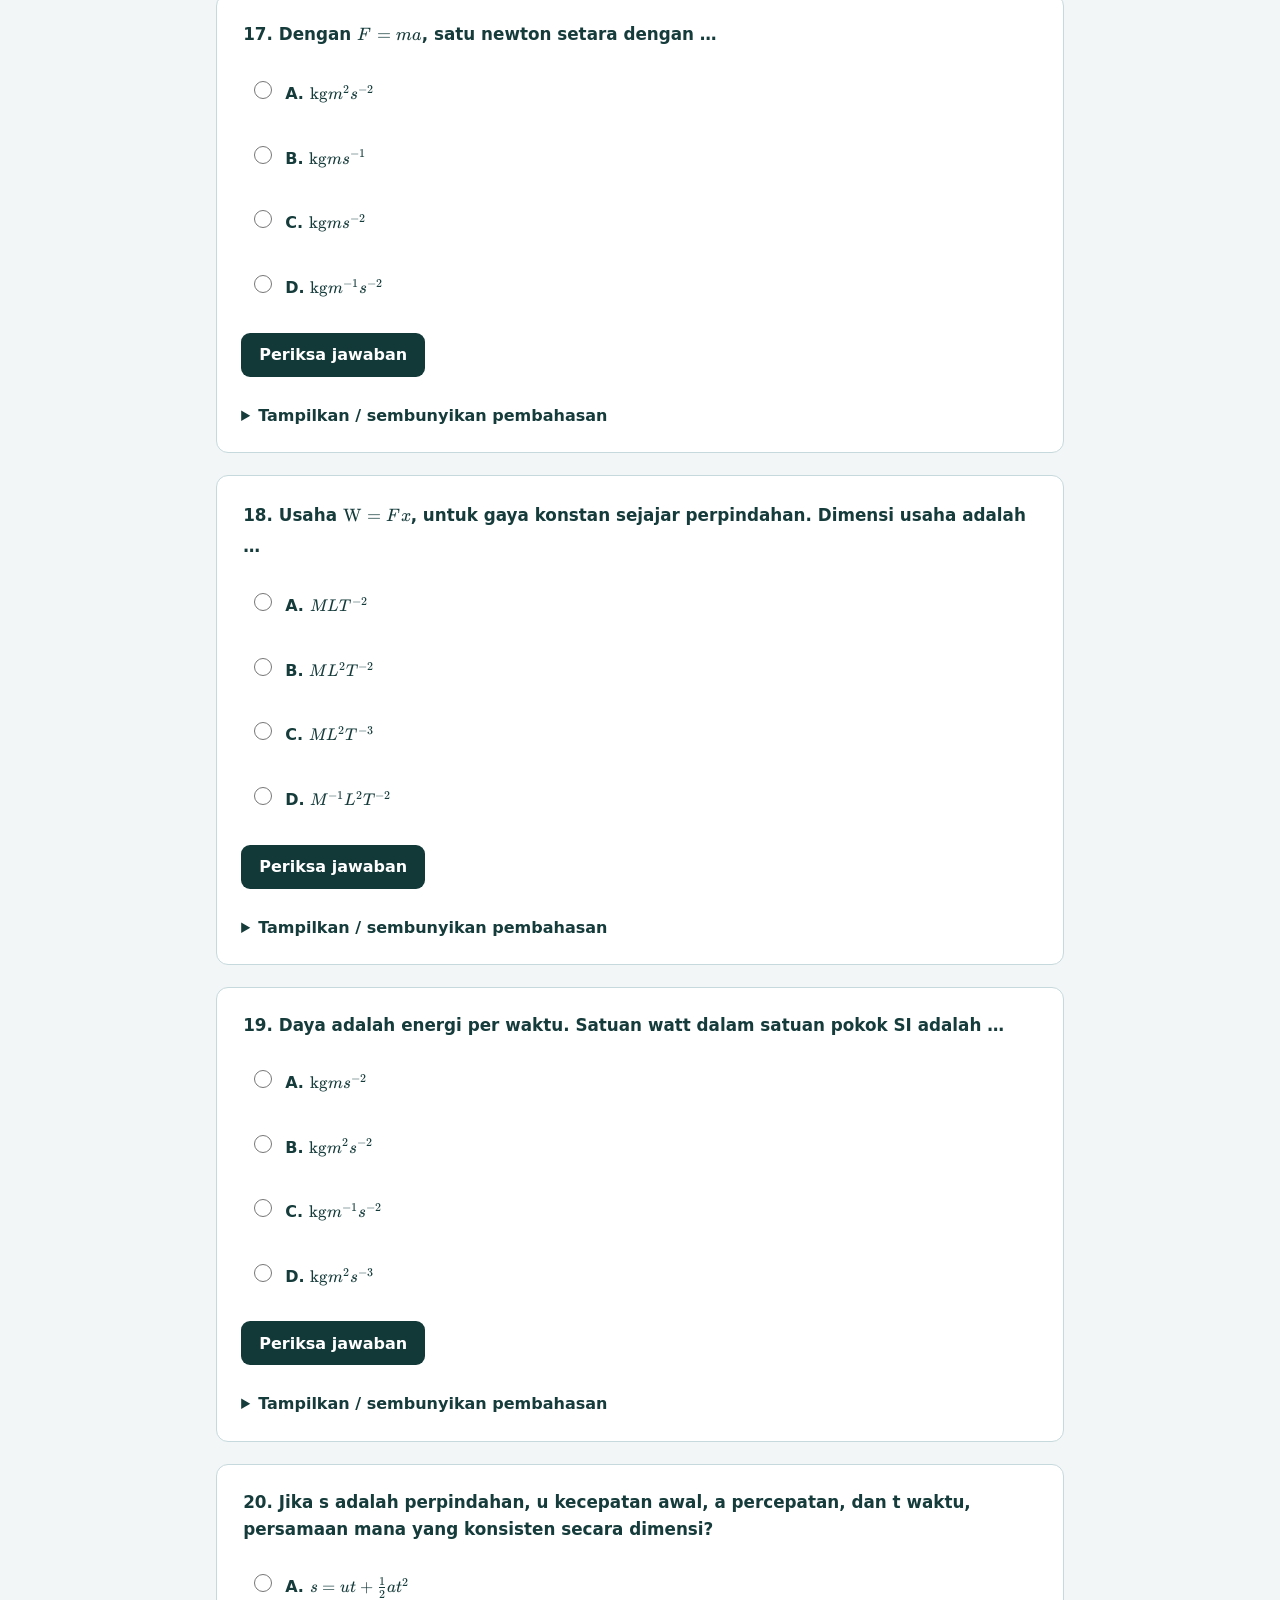
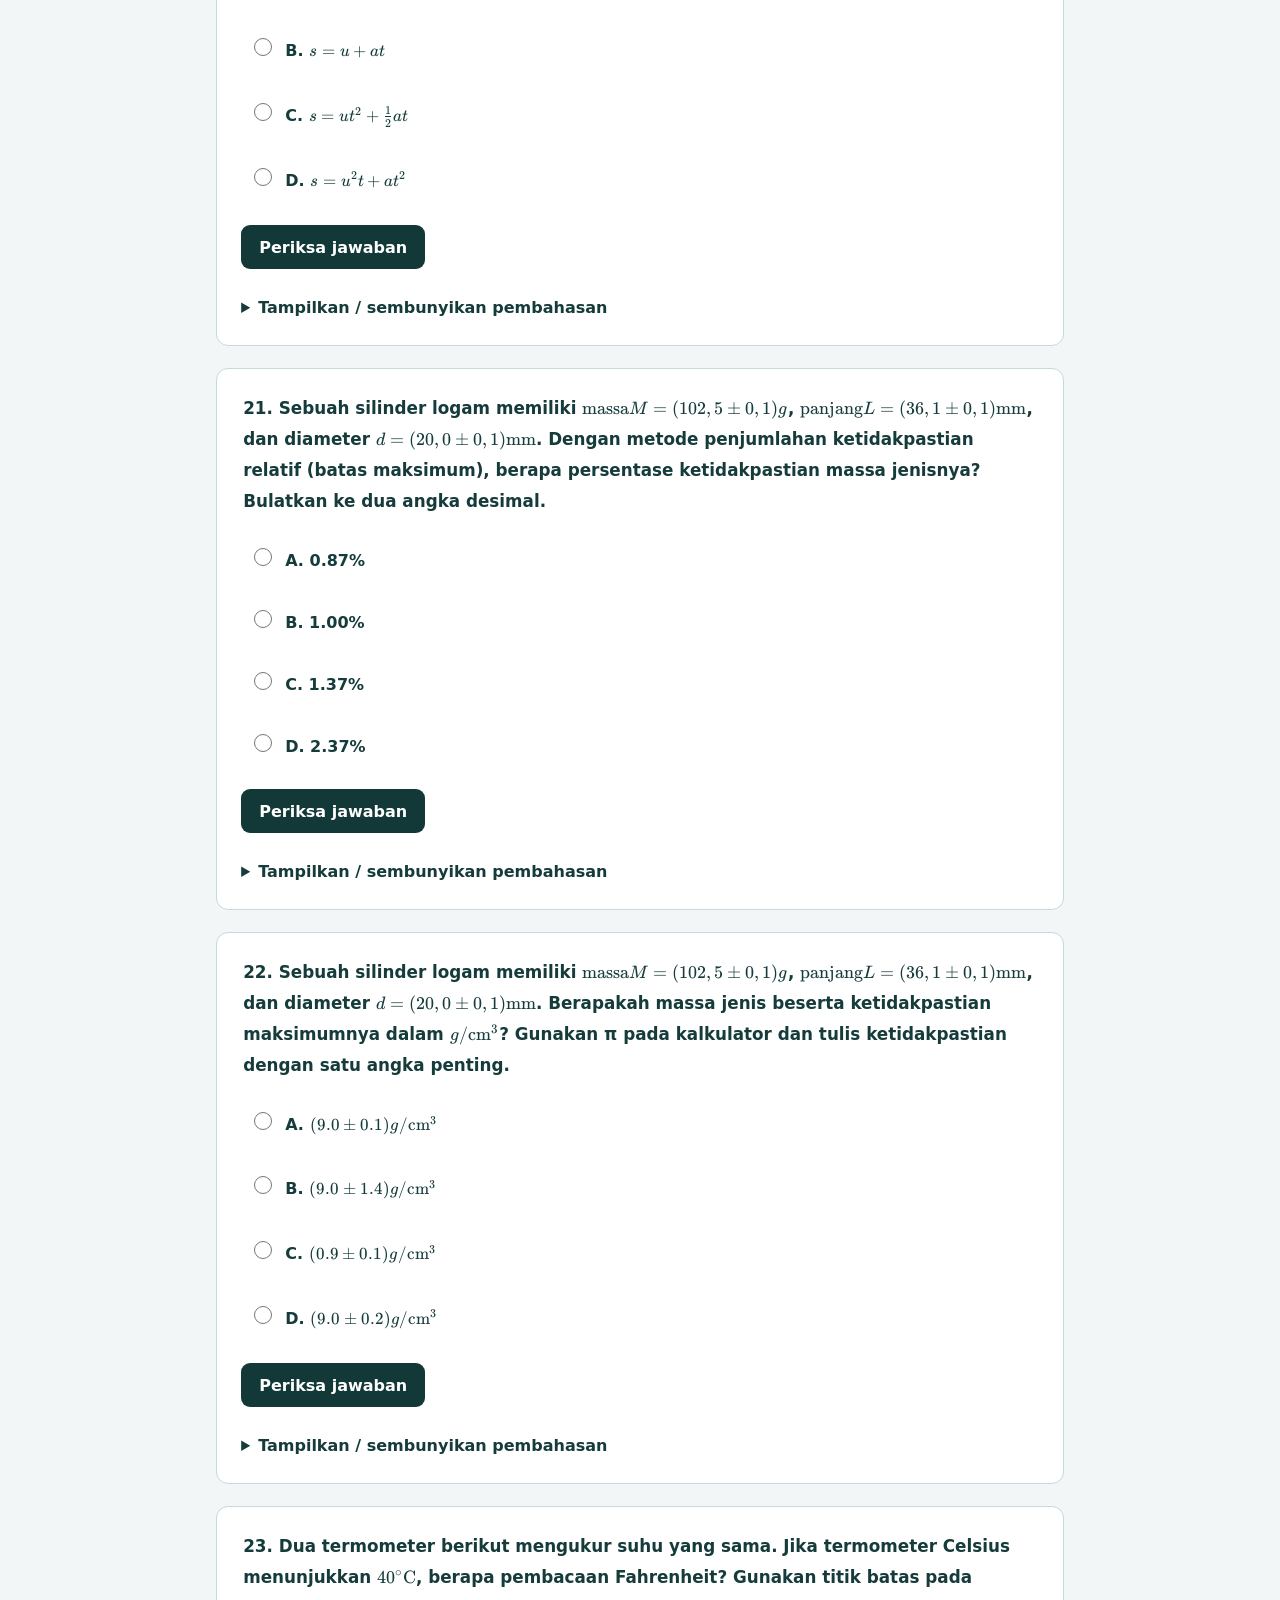
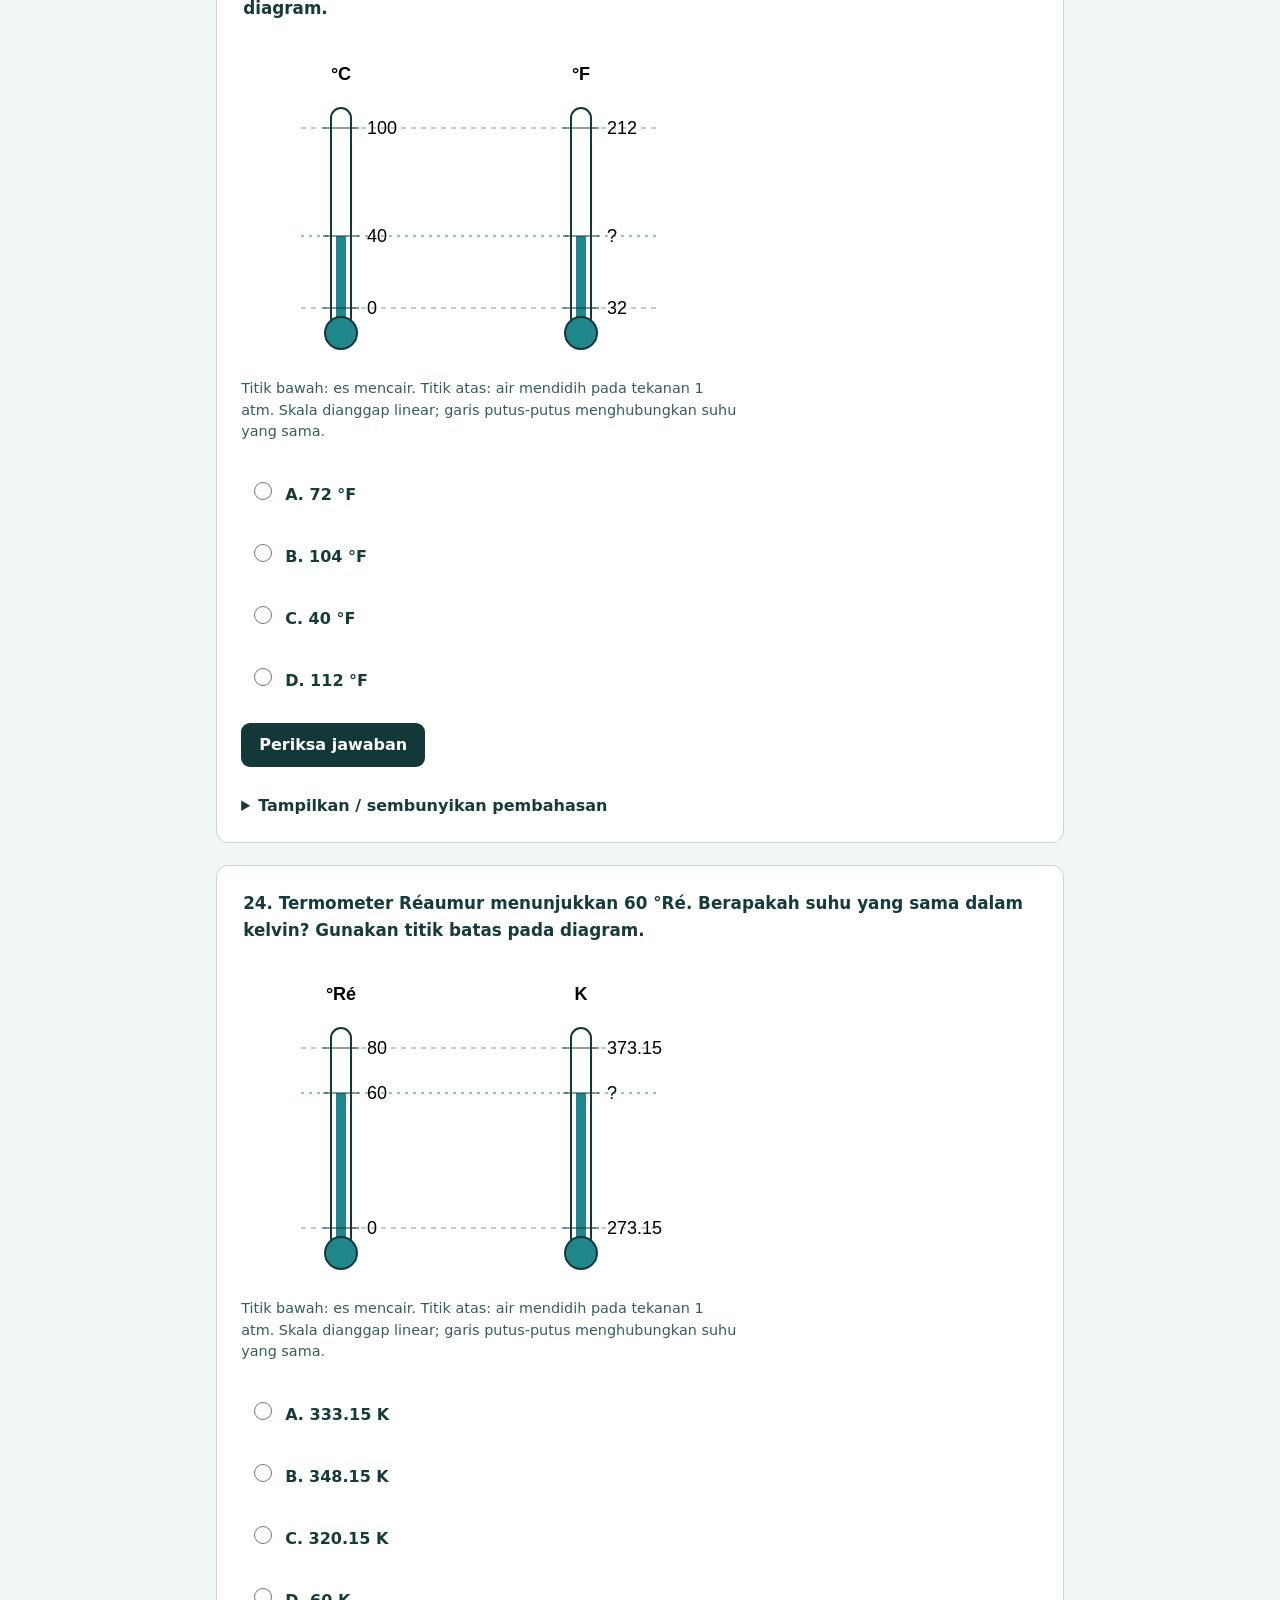
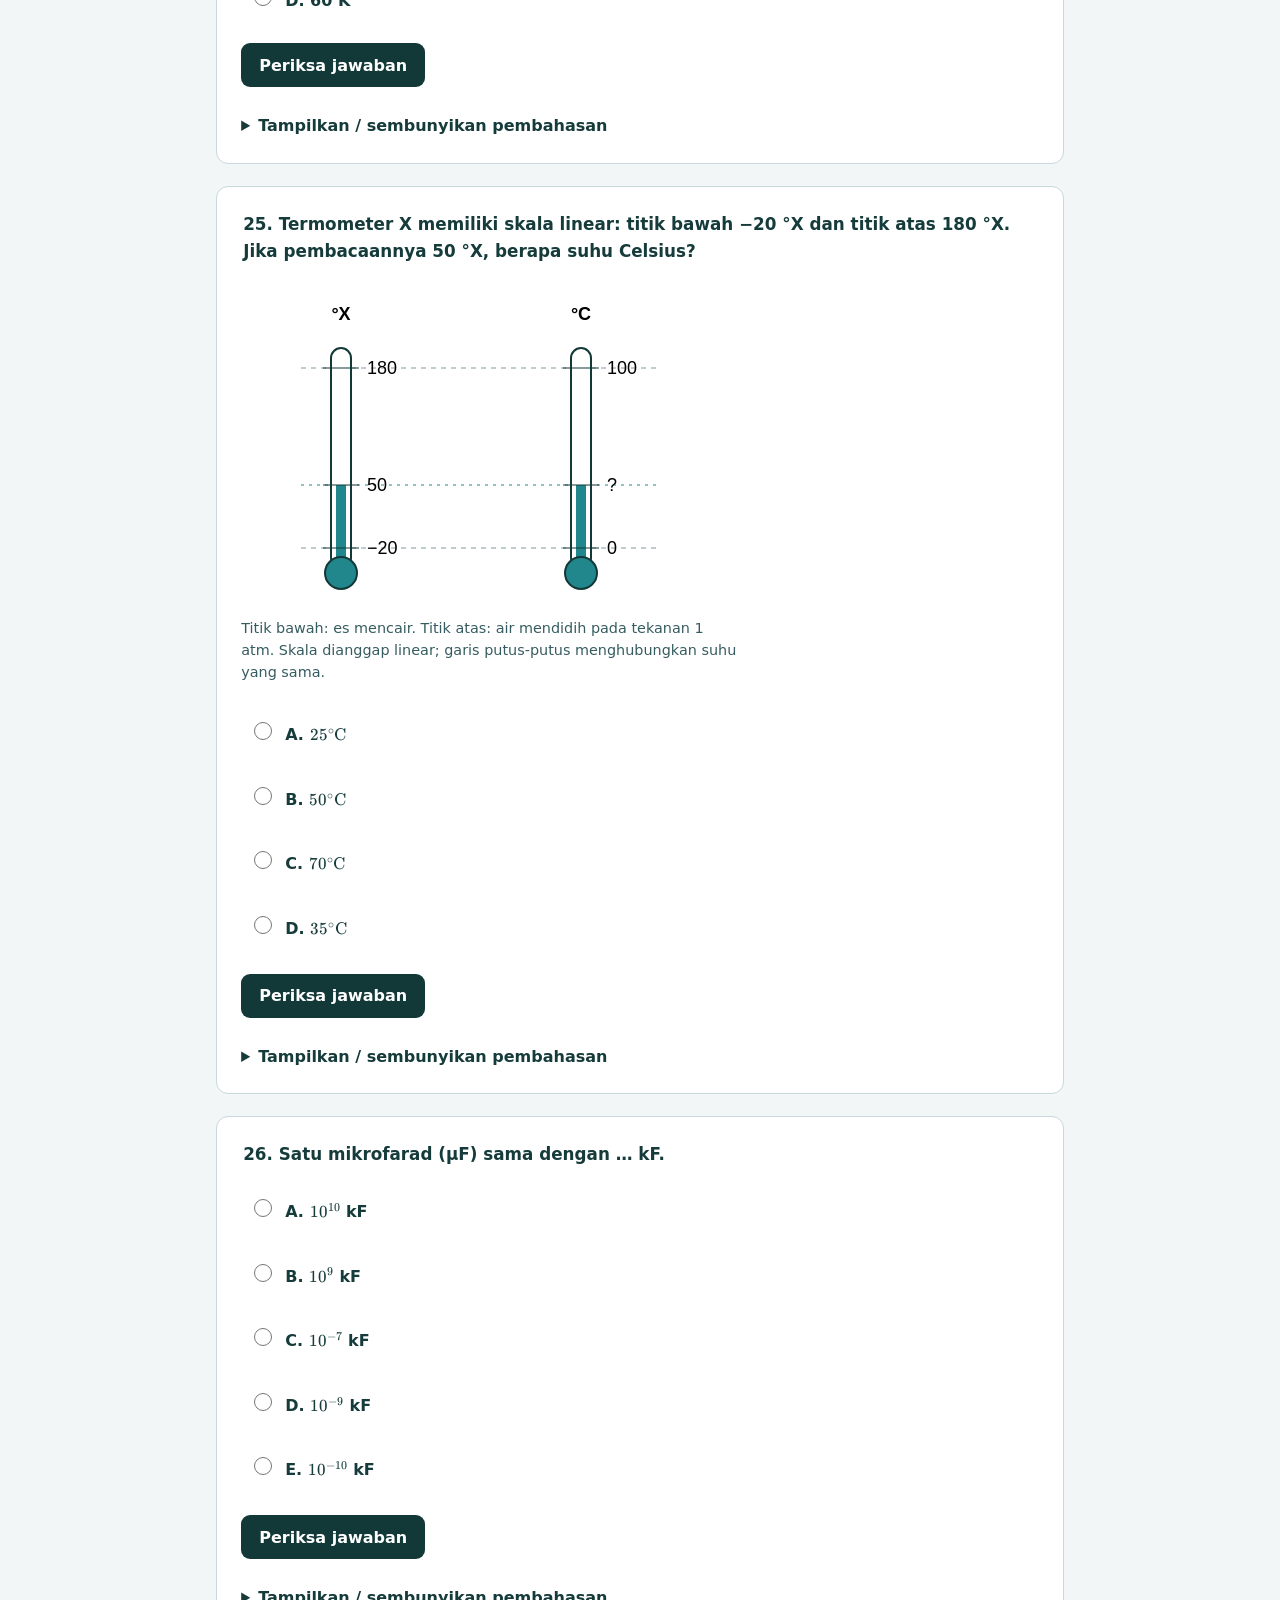
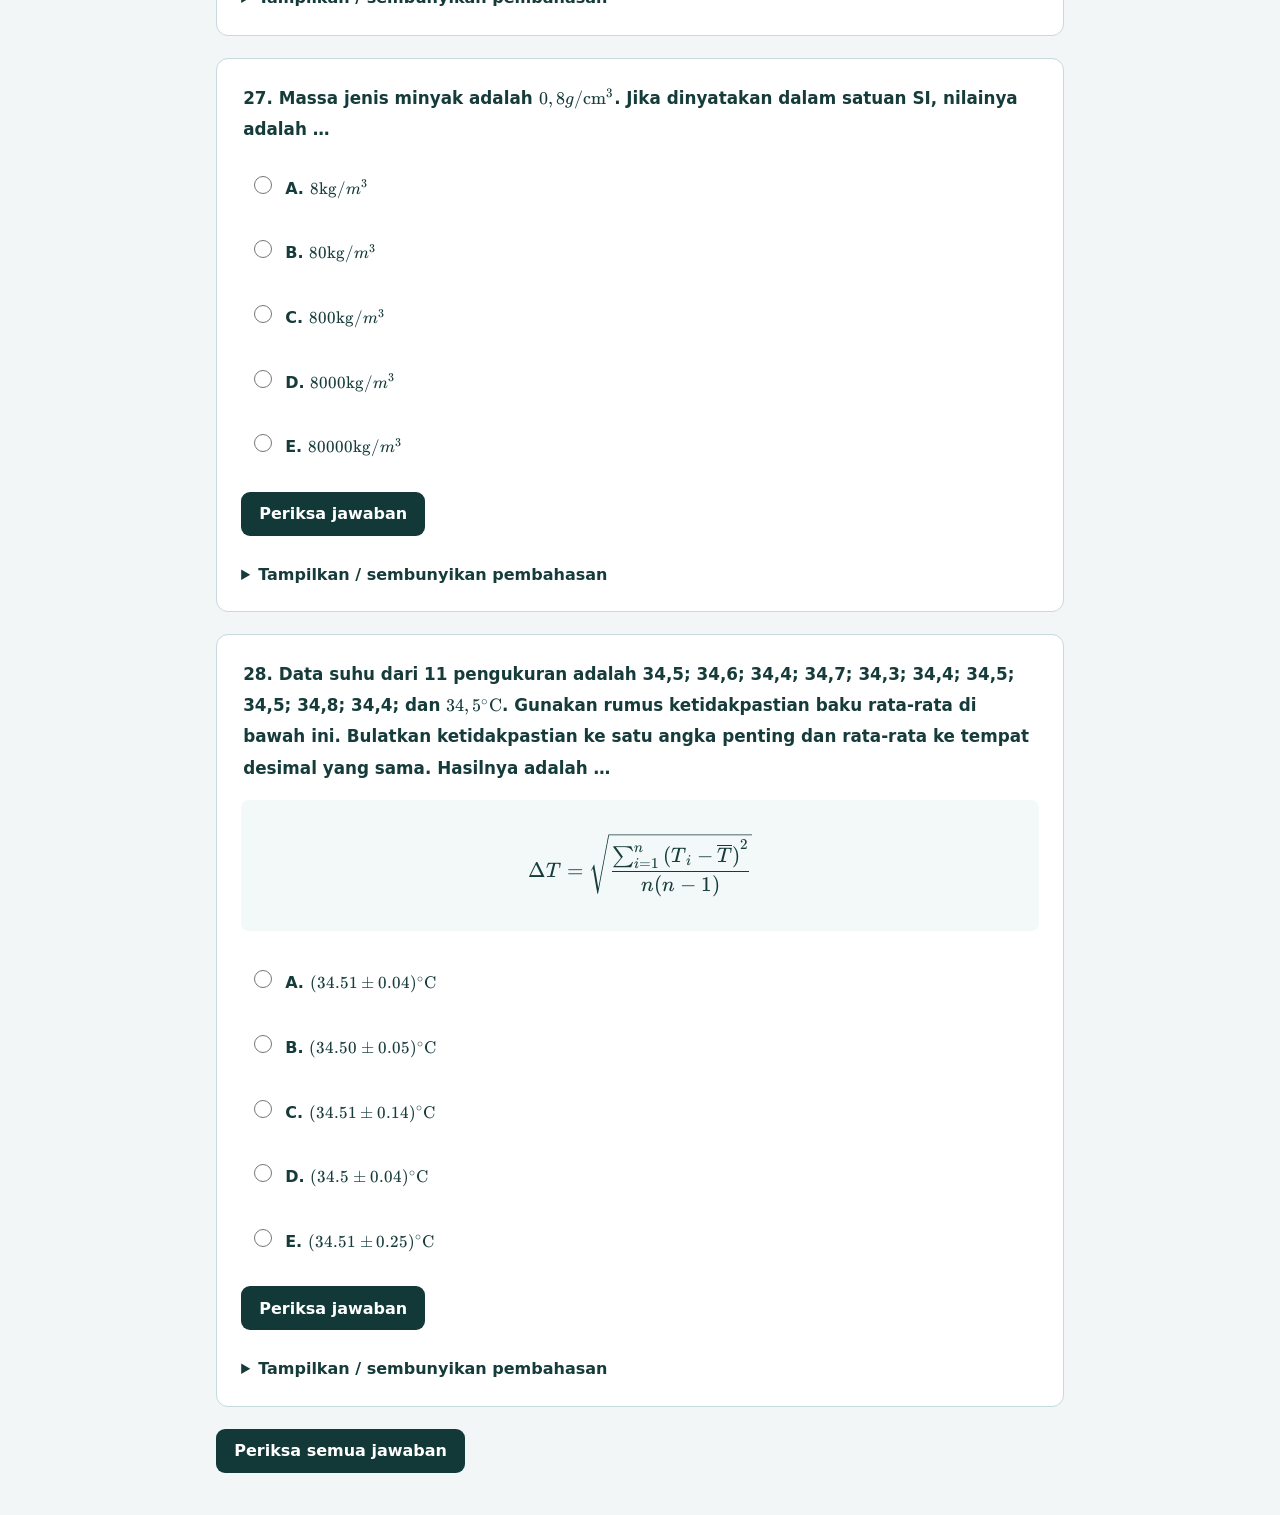
<file: units-exam.html>
<!doctype html><html lang="id"><head><meta charset="utf-8"><meta name="viewport" content="width=device-width,initial-scale=1"><title>PHY-LAB EDU | Latihan Besaran & Satuan</title><link rel="stylesheet" href="style.css"><style>.thermometer-figure{margin:8px 0 24px;max-width:500px}.thermometer-figure svg{display:block;width:100%;font:18px sans-serif}.thermometer-figure figcaption{font-size:.9rem;line-height:1.5;color:#355c60}main{max-width:950px;margin:auto}fieldset{border:0;padding:0;margin:0}legend{font-size:1.05rem;font-weight:650;margin-bottom:16px;line-height:1.6}.exam-question{padding:24px;background:white;border:1px solid #c6d9dc;border-radius:12px;margin:22px 0}.exam-options{display:grid;gap:10px;margin-bottom:18px;width:52%;max-width:460px}.exam-options label{display:flex;align-items:baseline;gap:10px;padding:12px 8px;border:0;border-radius:6px;cursor:pointer;line-height:1.5;min-height:44px}.exam-options input{flex-shrink:0;width:18px;height:18px}.exam-options label:has(input:checked){background:#e4f2f1}.exam-options label:focus-within{outline:2px solid #1b747a;outline-offset:2px}details{font-size:1rem}header label{display:flex;align-items:center;gap:10px}#exam-score{padding:16px;background:#e3eff0;border-radius:8px;line-height:1.6}button{min-height:44px}@media(max-width:650px){header{flex-wrap:wrap}.exam-question{padding:18px}.exam-options{width:100%;max-width:none}}@media print{.exam-options{width:52%;max-width:460px}}</style><link rel="stylesheet" href="vendor/katex/katex.min.css"><link rel="stylesheet" href="math-format.css"><script defer src="vendor/katex/katex.min.js"></script><script defer src="math-format.js"></script></head><body><header><a class="brand" href="./">PHY-LAB <span>EDU</span></a><span>Fisika SMA kelas X</span><label>Language / Bahasa <select id="exam-language"><option value="id">Bahasa Indonesia</option><option value="en">English</option></select></label></header><main><a href="grade10.html">← Modul 1 / Module 1</a><h1 id="exam-title"></h1><p id="exam-intro"></p><p id="exam-score" aria-live="polite"></p><div id="exam-questions"></div><button id="check-all"></button></main><script src="units-exam-data.js"></script><script src="units-exam.js"></script></body></html>
</file>
<file: style.css>
:root{font-family:system-ui,-apple-system,Segoe UI,sans-serif;color:#163b3b;background:#f2f6f7;font-size:16px}*{box-sizing:border-box}body{margin:0}header{display:flex;justify-content:space-between;align-items:center;padding:24px 5%;background:#123938;color:white;gap:20px}header>span{font-size:.85rem;letter-spacing:.12em}.brand{text-decoration:none;color:white;font-weight:850;letter-spacing:.1em;font-size:1.2rem}.brand span{color:#bdf568}.layout{max-width:1400px;display:grid;grid-template-columns:310px minmax(0,1fr);margin:auto;min-height:85vh}aside{padding:38px 26px;border-right:1px solid #cedcde}h1{font-size:1.6rem;line-height:1.3;letter-spacing:-.04em}h2{font-size:clamp(1.8rem,3.5vw,2.7rem);line-height:1.15;letter-spacing:-.045em;margin:14px 0 20px}h3{font-size:1.2rem;margin:0 0 14px}.eyebrow{font-size:.8rem;letter-spacing:.16em;font-weight:750;color:#447575}.muted,small{color:#536e74}nav{display:grid;gap:8px;margin:32px 0}button,input,select{font:inherit}button{cursor:pointer;border:0;border-radius:9px;padding:12px 18px;font-weight:650;background:#123938;color:white}button:hover{filter:brightness(1.13)}button:focus-visible,a:focus-visible,input:focus-visible,select:focus-visible,summary:focus-visible{outline:3px solid #277fb6;outline-offset:3px}nav button{text-align:left;display:flex;gap:14px;background:transparent;color:#355c60;font-size:.95rem;padding:14px}nav button.active{background:#123938;color:white}nav button span:first-child{opacity:.65}nav button.done:after{content:'✓';margin-left:auto;color:#48852a}nav button.active.done:after{color:#bdf568}.progress{font-size:.85rem}progress{display:block;width:100%;height:8px;margin:12px 0;accent-color:#327a66}.progress small{font-size:.8rem}details{margin-top:26px;font-size:.9rem;line-height:1.6}summary{cursor:pointer;font-weight:650}a{color:#236b71}main{padding:42px clamp(22px,4vw,60px);min-width:0}.intro{max-width:690px;line-height:1.7;font-size:1.06rem}.cards{display:grid;grid-template-columns:repeat(2,minmax(0,1fr));gap:18px;margin:24px 0}.card,.activity{background:white;border:1px solid #d9e3e5;border-radius:16px;padding:24px;line-height:1.65}.card p{margin-bottom:0}.formula{background:#e9f1f3;border-radius:9px;padding:14px 18px;margin:16px 0;font-size:1.15rem;font-weight:650}.activity{margin:24px 0;border-top:4px solid #123938}.badge{background:#bdf568;color:#173c38;padding:5px 10px;border-radius:30px;font-size:.78rem;font-weight:800;letter-spacing:.06em;display:inline-block;margin-bottom:16px}.row{display:flex;flex-wrap:wrap;gap:12px;align-items:center;margin:16px 0}input[type=number],input[type=text],select{min-height:46px;max-width:100%;padding:9px 12px;border:1px solid #9cafb3;border-radius:8px;background:white;color:#163b3b}input[type=number],input[type=text]{width:140px}label{font-weight:550}input[type=range]{width:100%;accent-color:#1d7168;min-height:32px}.feedback{min-height:28px;margin-top:16px;line-height:1.6}.feedback:not(:empty){padding:13px 16px;background:#edf4f6;border-left:4px solid #287f84}.feedback.correct{background:#edf7e6;border-color:#4f872f}.hint{font-size:.9rem;color:#526c73}.bottom{display:flex;justify-content:space-between;gap:12px;margin-top:28px}.secondary{background:#e0eaec;color:#254d53}table{width:100%;border-collapse:collapse;font-size:.95rem}td,th{text-align:left;padding:10px;border-bottom:1px solid #dde5e7}svg{max-width:100%;display:block}.reading{font-size:2.3rem;font-weight:750;letter-spacing:-.04em}.options{display:grid;gap:10px}.options label{padding:13px;border:1px solid #cedbde;border-radius:9px;cursor:pointer}.options input{margin-right:10px}.quizitem{padding:20px 0;border-bottom:1px solid #dce5e6}.quizitem h3{font-size:1.02rem}footer{padding:24px 5%;text-align:center;color:#526d73;font-size:.85rem;border-top:1px solid #d3dfe2}.scroll{overflow:auto}.sr{position:absolute;width:1px;height:1px;overflow:hidden;clip-path:inset(50%)}@media(max-width:800px){header{padding:18px 22px}header>span{font-size:.7rem}.layout{display:block}aside{padding:22px;border:0;border-bottom:1px solid #cbdadc}h1{font-size:1.3rem}aside .muted{display:none}nav{grid-template-columns:repeat(3,minmax(0,1fr));margin:18px 0;gap:6px}nav button{padding:10px;font-size:.8rem;gap:5px}nav button.done:after{display:none}main{padding:26px 20px}.cards{grid-template-columns:1fr}.card,.activity{padding:19px}aside details{margin-top:15px}h2{font-size:2rem}}

.lesson-figure{margin:24px 0}.lesson-figure img{display:block;width:100%;height:auto;border:1px solid #d9e3e5;border-radius:12px;background:white}.lesson-figure figcaption{margin-top:10px;font-size:.9rem;line-height:1.6;color:#536e74}.lesson-figure figcaption a{display:inline-block}

.worked-example{padding:22px 0;border-bottom:1px solid #dce5e6}.worked-example:last-child{border-bottom:0}.answer-reveal{margin-top:16px;border:1px solid #c9dadd;border-radius:10px;background:#f7fafb;font-size:1rem}.answer-reveal summary{padding:12px 16px;color:#175b55}.answer-reveal .answer-body{padding:0 18px 18px;overflow-wrap:anywhere}.answer-reveal .when-open{display:none}.answer-reveal[open] .when-open{display:inline}.answer-reveal[open] .when-closed{display:none}.working{line-height:1.9}.working li{padding:4px 0}.working p:last-child{margin-bottom:0}

[hidden]{display:none!important}.difficulty{padding:16px 20px;background:#e2eff1;border-radius:12px;margin:16px 0 26px}.difficulty label{margin-right:14px}.difficulty p{font-size:.9rem;line-height:1.6;margin-bottom:0}.target-grid{display:grid;grid-template-columns:repeat(3,minmax(0,1fr));gap:14px}.target-grid .card{padding:14px}.target-grid h3{font-size:1rem}.target-grid p{font-size:.95rem}.target-grid svg{width:100%;max-width:220px;margin:auto}.book-section .formula{overflow-wrap:anywhere}@media(max-width:900px){.target-grid{grid-template-columns:1fr}.difficulty select{margin-top:8px}}

.student-response{margin:18px 0}.student-response label{display:block}.student-response textarea{display:block;width:100%;font:inherit;font-size:1rem;line-height:1.6;padding:12px;border:1px solid #8ba8ac;border-radius:8px;margin:10px 0;resize:vertical;background:white;color:#163b3b}.student-response textarea:focus-visible{outline:3px solid #277fb6;outline-offset:2px}

header{flex-wrap:wrap}.language-control{display:flex;align-items:center;gap:10px}.language-control label{font-size:.9rem}.language-control select{font-size:.95rem;color:#163b3b;background:white}.indonesian-figure h3{margin-top:0}@media(max-width:600px){.language-control{width:100%;justify-content:space-between}}

#physics-dimensions-visual #quantity-scene{width:100%;margin:12px 0}#physics-dimensions-visual .scene-svg{display:block;width:100%;color:#163b3b}#physics-dimensions-visual .scene-svg text{fill:#163b3b;font-size:14px}#physics-dimensions-visual #quantity-slider{width:100%;min-height:44px}#physics-dimensions-visual #quantity-result{margin:12px 0;font-weight:650}#physics-dimensions-visual select{max-width:100%;padding:10px}#physics-dimensions-visual .viz-controls{margin-bottom:12px}

#physics-dimensions-visual .scene-svg .motorcycle-icon{font-size:32px;font-family:"Apple Color Emoji","Segoe UI Emoji","Noto Color Emoji",sans-serif}#motorcycle-controls{margin:12px 0}#motorcycle-controls[hidden]{display:none}

#physics-dimensions-visual .quantity-art{margin:18px 0 24px}#physics-dimensions-visual .quantity-art-window{position:relative;overflow:hidden;width:100%;max-width:460px;margin:0 auto 14px}#physics-dimensions-visual #quantity-art-image{position:absolute;max-width:none;height:auto;display:block}#physics-dimensions-visual .quantity-art figcaption{font-size:1rem;line-height:1.6;color:#163b3b}#physics-dimensions-visual #quantity-art-unit{font-weight:650}#physics-dimensions-visual [hidden]{display:none!important}

.objective-question{padding:24px 0;border-top:1px solid #cedcde}.objective-question fieldset{border:0;margin:16px 0;padding:0;min-width:0}.objective-question legend{margin-bottom:12px}.objective-option{display:flex;align-items:baseline;gap:10px;padding:10px 0;cursor:pointer}.objective-option input{flex:none}.objective-question .feedback:empty{display:none}

.derived-formula{min-width:230px}.derived-formula p{margin:8px 0;font-size:.9rem;line-height:1.5}.derived-formula strong{white-space:nowrap}

.challenge-context{padding:16px 18px;margin:16px 0;background:#edf5f7;border-left:3px solid #277fb6;line-height:1.65}.challenge-context h4{margin:0 0 10px;font-size:1rem}.challenge-context p:last-child{margin-bottom:0}.answer-body p{line-height:1.7}

nav .exam-nav-link{display:flex;align-items:center;gap:14px;padding:14px;color:#355c60;font-size:.95rem;font-weight:600;text-decoration:none;border-radius:8px}nav .exam-nav-link span:first-child{opacity:.65}nav .exam-nav-link:hover{background:#e3eff0}nav .exam-nav-link:focus-visible{outline:2px solid #1b747a}@media(max-width:800px){nav .exam-nav-link{padding:10px;font-size:.8rem;gap:5px}}

.conversion-example{padding:20px 0;border-top:1px solid #c6d9dc}.conversion-example input{display:block;max-width:260px;margin:10px 0}.conversion-example details{margin-top:12px}

.instrument-diagram{overflow-x:auto;margin:20px 0}.book-section li{margin-bottom:12px}

.worked-solution{padding:10px 0}.solution-steps{padding-left:1.7rem;line-height:1.8}.solution-steps li{padding:0 0 15px 10px}.solution-steps li::marker{color:#167e84;font-weight:700}.solution-steps p{margin:0}.solution-calculation{padding:16px 20px;background:#f3f8f8;border-left:3px solid #167e84;margin:12px 0 24px}.math-line{overflow-x:auto;padding:14px 0;font-size:1.2rem}.math-line math{margin:0;min-width:max-content}.solution-final{display:flex;flex-wrap:wrap;gap:10px 24px;padding:18px;background:#e2f2ef;border:1px solid #9dc9c3;border-radius:8px}.solution-final span{font-weight:600;color:#355c60}.solution-final strong{font-size:1.15rem}details>p,details>ol>li{line-height:1.8;margin-bottom:14px}

.question-formula{padding:20px;margin:0 0 24px;background:#f3f8f8;border-radius:8px}.solution-note{font-size:.95rem;color:#355c60;line-height:1.7}.solution-steps .math-line{padding-top:18px;padding-bottom:12px}
</file>
<file: math-format.css>
.katex{font-size:1.08em}.math-inline{white-space:normal}.math-inline .katex{white-space:nowrap}.formula .katex-display,.math-line .katex-display{margin:.55em 0;text-align:center;overflow-x:auto;overflow-y:hidden;padding:.2em 0}.formula .katex-display>.katex{text-align:center}.math-source{line-height:1.85}.math-source .katex{vertical-align:baseline}.math-step{display:block;margin:.55rem 0}table .katex{font-size:1em}@media(max-width:600px){.formula .katex{font-size:1em}.katex-display{max-width:100%;overflow-x:auto}}
</file>
<file: kinematics.css>
#kin-main .level-controls{display:flex;flex-wrap:wrap;gap:8px;margin:12px 0 24px}#kin-main .level-controls button[aria-pressed=true]{outline:3px solid #277fb6;outline-offset:2px}#kin-main .sim-controls{display:flex;flex-wrap:wrap;gap:20px;margin:18px 0}#kin-main .sim-controls label{display:grid;gap:8px;flex:1;min-width:180px}#kin-main input[type=range]{width:100%;min-height:40px}#kin-main .answer-row{display:flex;flex-wrap:wrap;align-items:center;gap:10px;margin:16px 0}#kin-main .answer-row input{width:150px;max-width:100%;padding:12px}#kin-main textarea{display:block;width:100%;min-height:85px;padding:12px;font:inherit;border:1px solid #789396;border-radius:8px}#kin-main .question{padding:20px 0;border-top:1px solid #cedcde}#kin-main .question:first-of-type{border-top:0}#kin-main .feedback:empty{display:none}#kin-main .live-values{display:flex;flex-wrap:wrap;gap:14px;margin:16px 0;font-weight:650}#kin-main .sim-svg{display:block;width:100%;height:auto;color:#163b3b}#kin-main .sim-svg text{font:14px system-ui;fill:#163b3b}#kin-main .sim-svg .bike{font-size:30px}#kin-main .graph-view{display:flex;flex-wrap:wrap;gap:8px;margin:12px 0}#kin-main .formula{overflow-wrap:anywhere}#kin-main .level-note{font-size:1rem;color:#536e74}#kin-main .sim-caption{font-size:1rem}#kin-main [hidden]{display:none!important}#previous-module{display:block;margin-bottom:22px}#kin-main details>summary{cursor:pointer}#kin-main .definition-grid{display:grid;grid-template-columns:repeat(auto-fit,minmax(210px,1fr));gap:16px}@media(max-width:600px){#kin-main .activity{padding:18px}#kin-main .sim-controls label{min-width:140px}#kin-main .answer-row input{flex:1}}

#kin-main .kin-level-focus{padding:20px;margin-bottom:24px;border-left:5px solid #147d88;background:#eaf5f2}#kin-main .kin-level-focus.medium{border-color:#277fb6;background:#eaf2fa}#kin-main .kin-level-focus.advanced{border-color:#ba6526;background:#fff3e5}#kin-main .kin-level-focus p{margin:10px 0}#kin-main .kin-level-focus strong{font-size:1.15rem}
</file>
<file: kinematics-1d.css>
.one-d-motion{margin-top:2rem}.one-d-motion h4{margin-top:1.6rem}.one-d-figure{overflow-x:auto;background:#fff;border:1px solid #d8e3e3;border-radius:10px;padding:12px}.one-d-figure svg{width:100%;min-width:480px;height:auto}.one-d-graphs{display:grid;grid-template-columns:1fr;gap:12px;margin:16px 0}.one-d-graphs figure{margin:0;background:#fff;border:1px solid #d8e3e3;border-radius:10px;padding:8px}.one-d-graphs svg{width:100%;height:auto}.one-d-graphs figcaption{text-align:center;font-weight:700}.one-d-motion select{max-width:100%;padding:.6rem}.one-d-motion input[type=range]{width:100%;margin:.6rem 0 1.2rem}.one-d-motion [data-tex]{overflow-x:auto}
@media(min-width:850px){.one-d-graphs{grid-template-columns:repeat(3,minmax(0,1fr))}.one-d-graphs svg{min-height:170px}}
</file>
<file: free-fall.css>
.free-fall-lesson{margin-top:2rem}.free-fall-lesson h4{margin-top:1.5rem}.free-fall-example,.free-fall-model{background:#f5f8f7;border-left:4px solid #147d88;border-radius:8px;padding:1rem;margin:1rem 0}.free-fall-steps [data-tex]{margin:.8rem 0}.free-fall-answer{font-weight:700}.free-fall-model select{margin:.4rem .6rem;padding:.45rem}.free-fall-chart-wrap,.free-fall-table-wrap{overflow-x:auto}.free-fall-chart-wrap{background:white;border:1px solid #d8e3e3;border-radius:10px;padding:.7rem;margin:1rem 0}.free-fall-chart-wrap svg{display:block;width:100%;min-width:460px}.free-fall-table{width:100%;border-collapse:collapse;background:white}.free-fall-table th,.free-fall-table td{padding:.65rem;border-bottom:1px solid #d8e3e3;text-align:left}.free-fall-lesson [data-tex]{overflow-x:auto}
.homework-set{margin-top:2rem;border-top:2px solid #cbdcdc;padding-top:1.2rem}.homework-set .practice-problem{border-bottom:1px solid #d8e3e3;padding-bottom:1rem;margin-bottom:1rem}.homework-set h4{margin-top:1.3rem}
</file>
<file: projectile-worksheet.css>
#kin-main .projectile-concept,#kin-main .projectile-worksheet,#kin-main .projectile-discussion,#kin-main .projectile-practice{margin:22px 0;padding:22px;border:1px solid #c8d8da;border-radius:16px;background:#fff}
#kin-main .projectile-reference{max-width:820px;margin:20px auto 0;padding:14px;border-radius:12px;background:#f4f8f8}
#kin-main .projectile-reference svg{display:block;width:100%;height:auto;overflow:visible}
#kin-main .projectile-reference .axis-label{font:italic 20px Georgia,serif;fill:#163b3b}
#kin-main .projectile-reference .point-label{font:700 18px system-ui;fill:#a94832}
#kin-main .projectile-reference .vector-label{font:italic 17px Georgia,serif;fill:#163b3b}
#kin-main .projectile-reference .sim-caption{margin:8px 4px 0;text-align:center}
#kin-main .worksheet-heading{display:flex;align-items:center;justify-content:space-between;gap:16px}
#kin-main .worksheet-heading p{margin:6px 0 12px}
#kin-main #projectile-ink{display:block;width:100%;height:330px;touch-action:none;border:1px solid #9fb5b9;border-radius:10px;background-color:#fff;background-image:linear-gradient(#e9eff0 1px,transparent 1px);background-size:100% 32px;cursor:crosshair}
#kin-main .projectile-discussion{background:#f8fbfb}
#kin-main .projectile-discussion>summary{cursor:pointer;font-weight:700;font-size:1.08rem;padding:4px}
#kin-main .projectile-practice{background:#f8fbfb}
#kin-main .projectile-problem{margin:14px 0;border:1px solid #c8d8da;border-radius:10px;background:#fff}
#kin-main .projectile-problem>summary{cursor:pointer;font-weight:700;padding:14px 16px;line-height:1.5}
#kin-main .projectile-problem .discussion-body{padding:0 16px 18px}
#kin-main .projectile-options{padding:8px 14px;background:#f5f8f8;border-radius:10px}
#kin-main .discussion-body{padding-top:12px}
#kin-main .discussion-body h4{margin:22px 0 10px}
#kin-main .projectile-equations{display:grid;gap:10px;margin:14px 0 18px;text-align:center}
#kin-main .projectile-equations .katex-display{margin:.15em 0;text-align:center}
@media(max-width:600px){#kin-main .projectile-concept,#kin-main .projectile-worksheet,#kin-main .projectile-discussion,#kin-main .projectile-practice{padding:16px}#kin-main .worksheet-heading{align-items:flex-start;flex-direction:column}#kin-main #projectile-ink{height:280px}}
</file>
